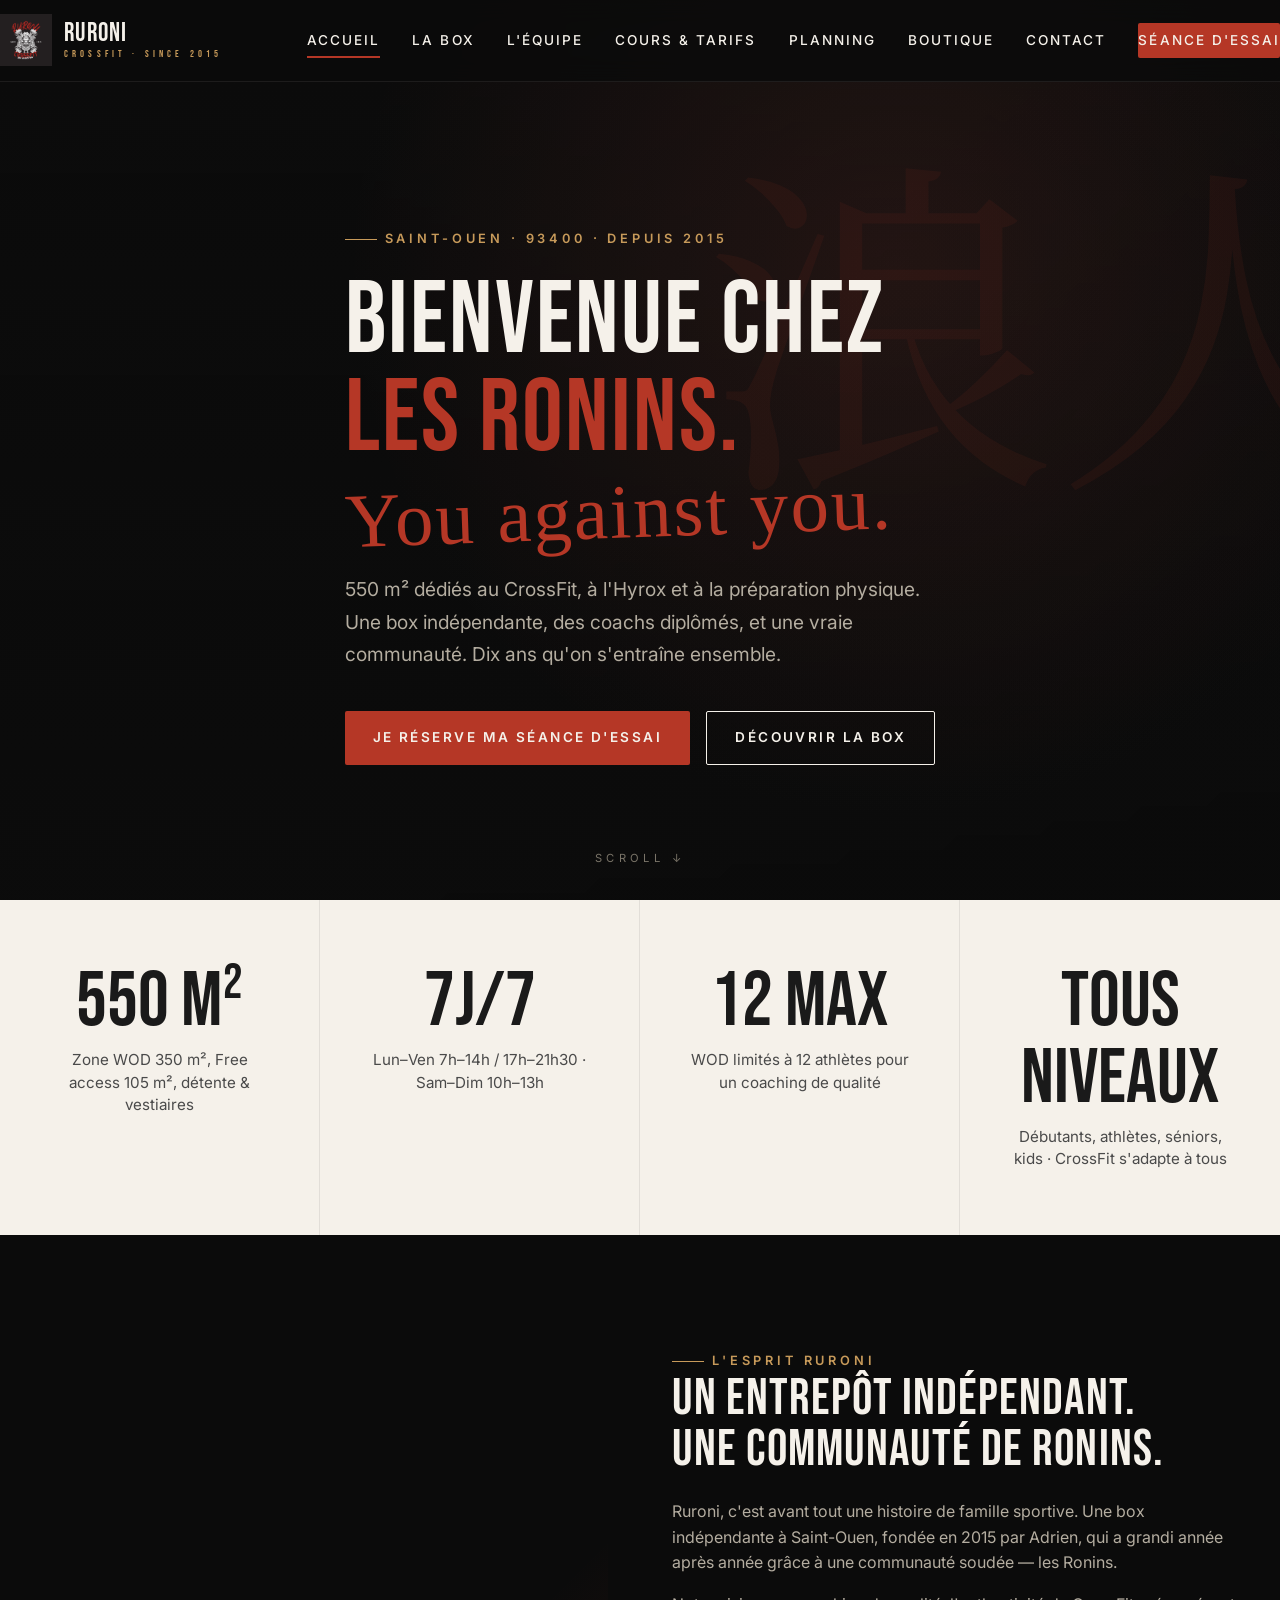
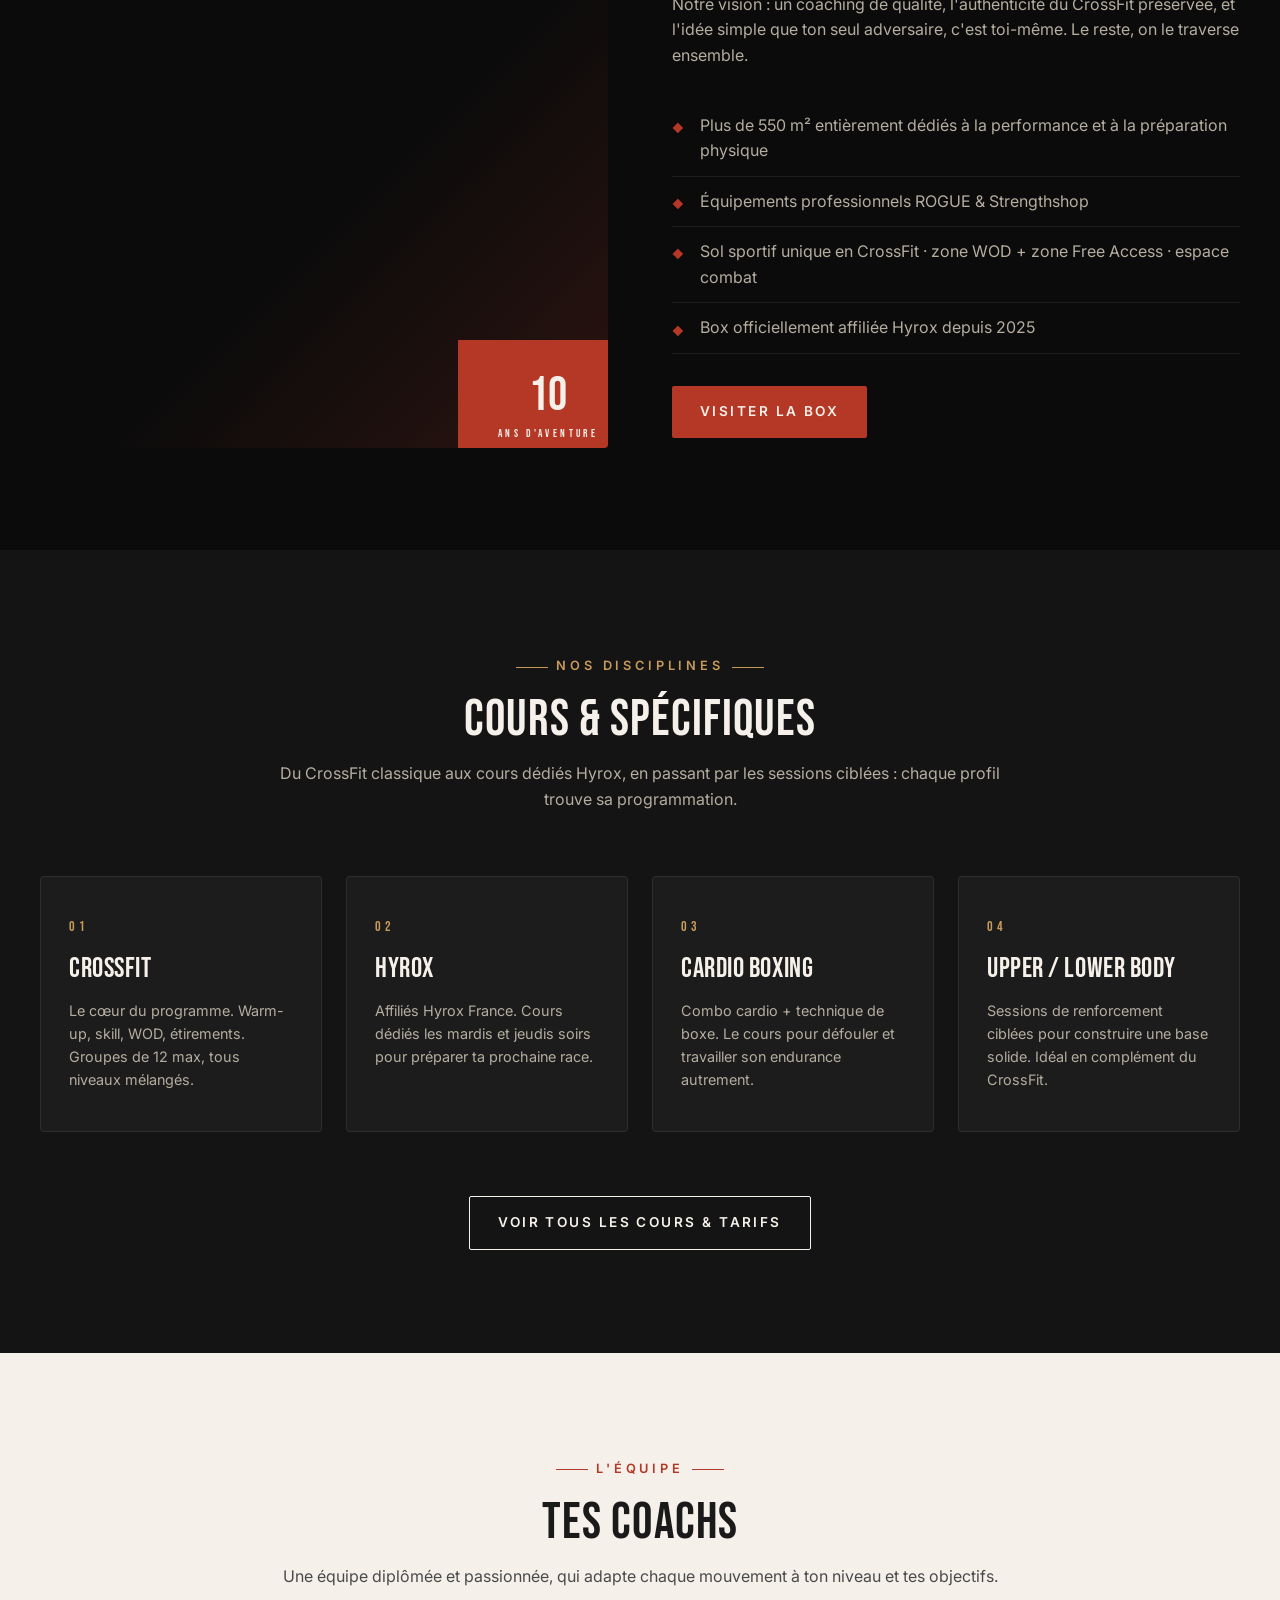
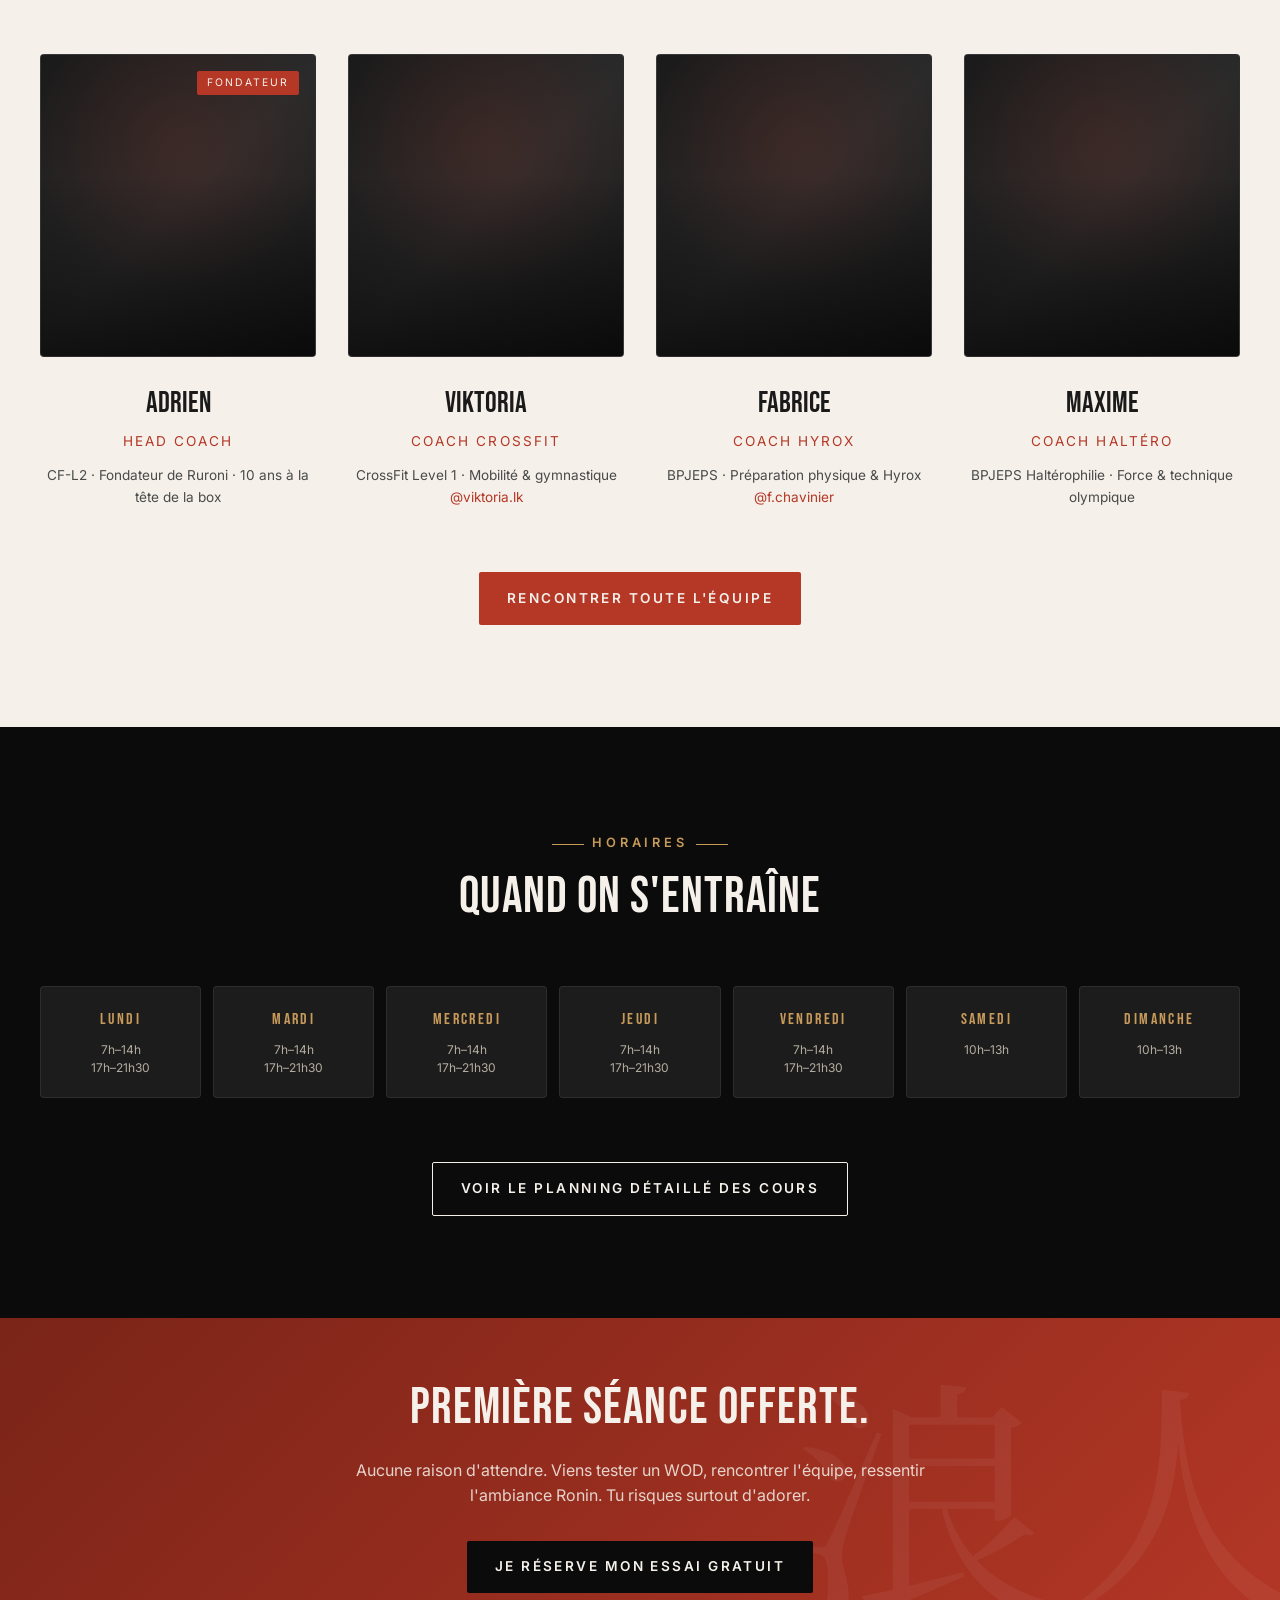
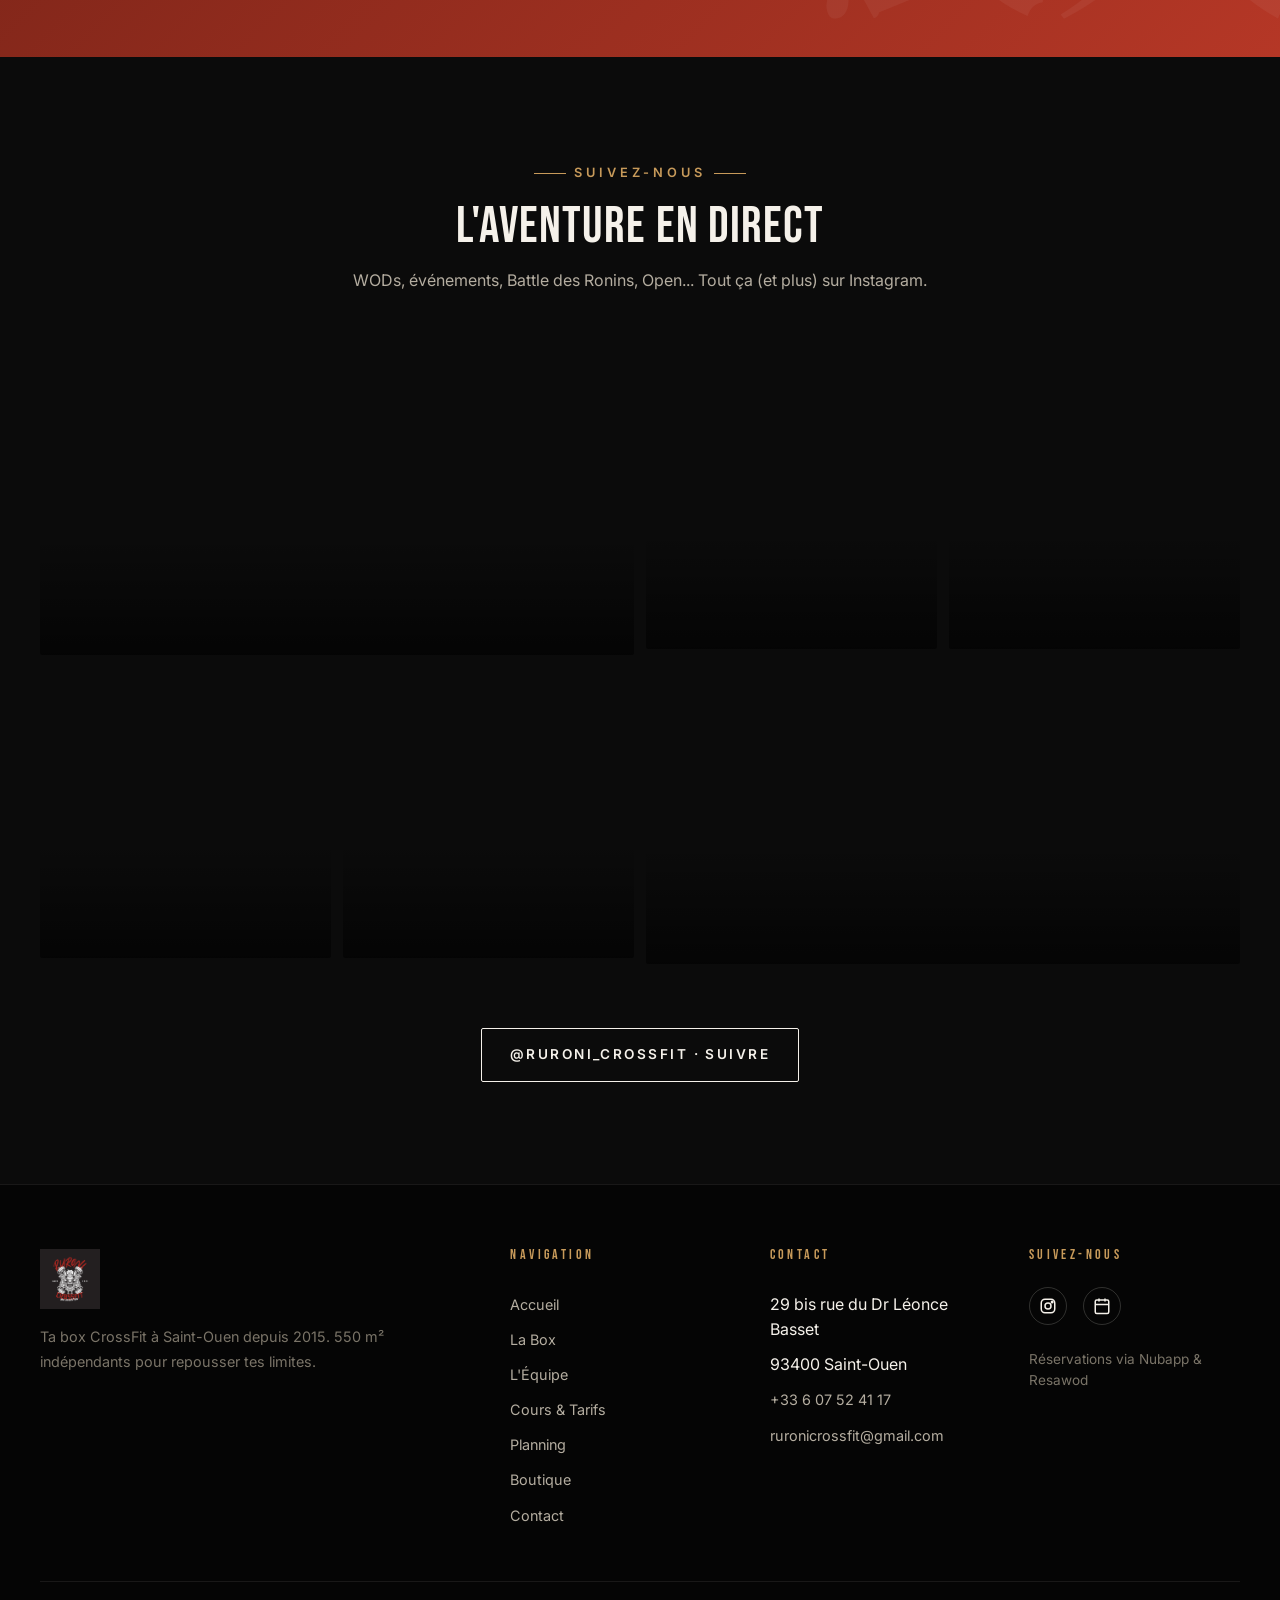
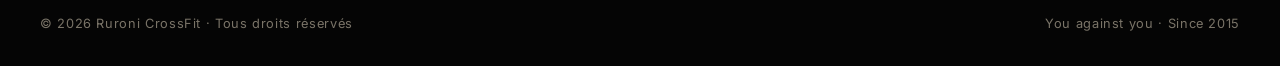
<file: index.html>
<!DOCTYPE html>
<html lang="fr">
<head>
  <meta charset="UTF-8" />
  <meta name="viewport" content="width=device-width, initial-scale=1.0" />
  <title>Ruroni CrossFit — La box des Ronins à Saint-Ouen</title>
  <meta name="description" content="Ruroni CrossFit, votre box indépendante de 550 m² à Saint-Ouen depuis 2015. CrossFit, Hyrox, préparation physique. Première séance offerte." />
  <link rel="icon" type="image/png" href="images/logo-mono.png" />
  <link rel="preconnect" href="https://fonts.googleapis.com" />
  <link rel="preconnect" href="https://fonts.gstatic.com" crossorigin />
  <link href="https://fonts.googleapis.com/css2?family=Bebas+Neue&family=Inter:wght@400;500;600;700&family=Noto+Serif+JP:wght@400;700&family=Permanent+Marker&display=swap" rel="stylesheet" />
  <link rel="stylesheet" href="css/style.css" />
</head>
<body>

<!-- ====== HEADER ====== -->
<header class="header">
  <div class="container header__inner">
    <a href="index.html" class="header__logo">
      <img src="images/logo-mono.png" alt="Ruroni CrossFit" />
      <span class="header__brand">RURONI<span>CROSSFIT · SINCE 2015</span></span>
    </a>
    <nav class="nav">
      <a href="index.html" class="active">Accueil</a>
      <a href="la-box.html">La Box</a>
      <a href="coachs.html">L'Équipe</a>
      <a href="cours-tarifs.html">Cours & Tarifs</a>
      <a href="planning.html">Planning</a>
      <a href="boutique.html">Boutique</a>
      <a href="contact.html">Contact</a>
      <a href="#" data-trigger="trial-modal" class="btn">Séance d'essai</a>
    </nav>
    <button class="menu-toggle" aria-label="Menu"><span></span><span></span><span></span></button>
  </div>
</header>

<!-- ====== HERO ====== -->
<section class="hero">
  <div class="hero__bg"></div>
  <span class="hero__kanji">浪人</span>
  <div class="container hero__content">
    <span class="eyebrow hero__eyebrow">Saint-Ouen · 93400 · Depuis 2015</span>
    <h1 class="hero__title">
      Bienvenue chez<br />
      <span class="accent">les Ronins.</span>
      <span class="brush">You against you.</span>
    </h1>
    <p class="hero__sub">
      550 m² dédiés au CrossFit, à l'Hyrox et à la préparation physique. Une box indépendante, des coachs diplômés, et une vraie communauté. Dix ans qu'on s'entraîne ensemble.
    </p>
    <div class="hero__ctas">
      <a href="#" data-trigger="trial-modal" class="btn">Je réserve ma séance d'essai</a>
      <a href="la-box.html" class="btn btn--outline">Découvrir la box</a>
    </div>
  </div>
  <span class="hero__scroll">Scroll ↓</span>
</section>

<!-- ====== STATS ====== -->
<section class="stats">
  <div class="stats__grid">
    <div class="stat">
      <div class="stat__img" style="background-image:url('https://images.unsplash.com/photo-1571019613454-1cb2f99b2d8b?auto=format&fit=crop&w=900&q=70')"></div>
      <div class="stat__inner">
        <div class="stat__number">550 m²</div>
        <div class="stat__label">Zone WOD 350 m², Free access 105 m², détente & vestiaires</div>
      </div>
    </div>
    <div class="stat">
      <div class="stat__img" style="background-image:url('https://images.unsplash.com/photo-1534438327276-14e5300c3a48?auto=format&fit=crop&w=900&q=70')"></div>
      <div class="stat__inner">
        <div class="stat__number">7j/7</div>
        <div class="stat__label">Lun–Ven 7h–14h / 17h–21h30 · Sam–Dim 10h–13h</div>
      </div>
    </div>
    <div class="stat">
      <div class="stat__img" style="background-image:url('https://images.unsplash.com/photo-1517836357463-d25dfeac3438?auto=format&fit=crop&w=900&q=70')"></div>
      <div class="stat__inner">
        <div class="stat__number">12 max</div>
        <div class="stat__label">WOD limités à 12 athlètes pour un coaching de qualité</div>
      </div>
    </div>
    <div class="stat">
      <div class="stat__img" style="background-image:url('https://images.unsplash.com/photo-1538805060514-97d9cc17730c?auto=format&fit=crop&w=900&q=70')"></div>
      <div class="stat__inner">
        <div class="stat__number">Tous niveaux</div>
        <div class="stat__label">Débutants, athlètes, séniors, kids · CrossFit s'adapte à tous</div>
      </div>
    </div>
  </div>
</section>

<!-- ====== ABOUT SPLIT ====== -->
<section class="section">
  <div class="container split reveal">
    <div class="split__media" style="background-image:url('https://images.unsplash.com/photo-1574680096145-d05b474e2155?auto=format&fit=crop&w=1200&q=75')">
      <div class="split__badge">
        <span class="num">10</span>
        <span class="lbl">ANS D'AVENTURE</span>
      </div>
    </div>
    <div class="split__content">
      <span class="eyebrow">L'esprit Ruroni</span>
      <h2>Un entrepôt indépendant.<br/>Une communauté de Ronins.</h2>
      <p>
        Ruroni, c'est avant tout une histoire de famille sportive. Une box indépendante à Saint-Ouen, fondée en 2015 par Adrien, qui a grandi année après année grâce à une communauté soudée — les Ronins.
      </p>
      <p>
        Notre vision : un coaching de qualité, l'authenticité du CrossFit préservée, et l'idée simple que ton seul adversaire, c'est toi-même. Le reste, on le traverse ensemble.
      </p>
      <ul class="split__list">
        <li>Plus de 550 m² entièrement dédiés à la performance et à la préparation physique</li>
        <li>Équipements professionnels ROGUE & Strengthshop</li>
        <li>Sol sportif unique en CrossFit · zone WOD + zone Free Access · espace combat</li>
        <li>Box officiellement affiliée Hyrox depuis 2025</li>
      </ul>
      <a href="la-box.html" class="btn mt-2" style="margin-top:2rem;">Visiter la box</a>
    </div>
  </div>
</section>

<!-- ====== PROGRAMS ====== -->
<section class="section" style="background:var(--bg-mid);">
  <div class="container">
    <div class="section-head reveal">
      <span class="eyebrow">Nos disciplines</span>
      <h2>Cours & spécifiques</h2>
      <p>Du CrossFit classique aux cours dédiés Hyrox, en passant par les sessions ciblées : chaque profil trouve sa programmation.</p>
    </div>
    <div class="programs reveal">
      <div class="program">
        <span class="program__num">01</span>
        <h3 class="program__title">CrossFit</h3>
        <p class="program__desc">Le cœur du programme. Warm-up, skill, WOD, étirements. Groupes de 12 max, tous niveaux mélangés.</p>
      </div>
      <div class="program">
        <span class="program__num">02</span>
        <h3 class="program__title">Hyrox</h3>
        <p class="program__desc">Affiliés Hyrox France. Cours dédiés les mardis et jeudis soirs pour préparer ta prochaine race.</p>
      </div>
      <div class="program">
        <span class="program__num">03</span>
        <h3 class="program__title">Cardio Boxing</h3>
        <p class="program__desc">Combo cardio + technique de boxe. Le cours pour défouler et travailler son endurance autrement.</p>
      </div>
      <div class="program">
        <span class="program__num">04</span>
        <h3 class="program__title">Upper / Lower Body</h3>
        <p class="program__desc">Sessions de renforcement ciblées pour construire une base solide. Idéal en complément du CrossFit.</p>
      </div>
    </div>
    <div class="text-center mt-4">
      <a href="cours-tarifs.html" class="btn btn--outline">Voir tous les cours & tarifs</a>
    </div>
  </div>
</section>

<!-- ====== COACHES PREVIEW ====== -->
<section class="section section--cream">
  <div class="container">
    <div class="section-head reveal">
      <span class="eyebrow">L'Équipe</span>
      <h2>Tes coachs</h2>
      <p>Une équipe diplômée et passionnée, qui adapte chaque mouvement à ton niveau et tes objectifs.</p>
    </div>
    <div class="coaches reveal">
      <div class="coach">
        <div class="coach__portrait">
          <div class="coach__img" style="background-image:url('https://images.unsplash.com/photo-1583454110551-21f2fa2afe61?auto=format&fit=crop&w=500&q=80')"></div>
          <span class="coach__badge">Fondateur</span>
        </div>
        <div class="coach__name">Adrien</div>
        <div class="coach__role">Head Coach</div>
        <div class="coach__creds" style="color:#4a4a4a;">CF-L2 · Fondateur de Ruroni · 10 ans à la tête de la box</div>
      </div>
      <div class="coach">
        <div class="coach__portrait">
          <div class="coach__img" style="background-image:url('https://images.unsplash.com/photo-1518611012118-696072aa579a?auto=format&fit=crop&w=500&q=80')"></div>
        </div>
        <div class="coach__name">Viktoria</div>
        <div class="coach__role">Coach CrossFit</div>
        <div class="coach__creds" style="color:#4a4a4a;">CrossFit Level 1 · Mobilité & gymnastique<br/><a href="https://www.instagram.com/viktoria.lk/" target="_blank" style="color:var(--red);">@viktoria.lk</a></div>
      </div>
      <div class="coach">
        <div class="coach__portrait">
          <div class="coach__img" style="background-image:url('https://images.unsplash.com/photo-1567013127542-490d757e51fc?auto=format&fit=crop&w=500&q=80')"></div>
        </div>
        <div class="coach__name">Fabrice</div>
        <div class="coach__role">Coach Hyrox</div>
        <div class="coach__creds" style="color:#4a4a4a;">BPJEPS · Préparation physique & Hyrox<br/><a href="https://www.instagram.com/f.chavinier/" target="_blank" style="color:var(--red);">@f.chavinier</a></div>
      </div>
      <div class="coach">
        <div class="coach__portrait">
          <div class="coach__img" style="background-image:url('https://images.unsplash.com/photo-1605296867424-35fc25c9212a?auto=format&fit=crop&w=500&q=80')"></div>
        </div>
        <div class="coach__name">Maxime</div>
        <div class="coach__role">Coach Haltéro</div>
        <div class="coach__creds" style="color:#4a4a4a;">BPJEPS Haltérophilie · Force & technique olympique</div>
      </div>
    </div>
    <div class="text-center mt-4">
      <a href="coachs.html" class="btn">Rencontrer toute l'équipe</a>
    </div>
  </div>
</section>

<!-- ====== HOURS ====== -->
<section class="section">
  <div class="container">
    <div class="section-head reveal">
      <span class="eyebrow">Horaires</span>
      <h2>Quand on s'entraîne</h2>
    </div>
    <div class="hours-grid reveal">
      <div class="day"><div class="day__name">Lundi</div><div class="day__hours">7h–14h<br/>17h–21h30</div></div>
      <div class="day"><div class="day__name">Mardi</div><div class="day__hours">7h–14h<br/>17h–21h30</div></div>
      <div class="day"><div class="day__name">Mercredi</div><div class="day__hours">7h–14h<br/>17h–21h30</div></div>
      <div class="day"><div class="day__name">Jeudi</div><div class="day__hours">7h–14h<br/>17h–21h30</div></div>
      <div class="day"><div class="day__name">Vendredi</div><div class="day__hours">7h–14h<br/>17h–21h30</div></div>
      <div class="day"><div class="day__name">Samedi</div><div class="day__hours">10h–13h</div></div>
      <div class="day"><div class="day__name">Dimanche</div><div class="day__hours">10h–13h</div></div>
    </div>
    <div class="text-center mt-4">
      <a href="planning.html" class="btn btn--outline">Voir le planning détaillé des cours</a>
    </div>
  </div>
</section>

<!-- ====== CTA BANNER ====== -->
<section class="cta-banner">
  <div class="container">
    <h2>Première séance offerte.</h2>
    <p>Aucune raison d'attendre. Viens tester un WOD, rencontrer l'équipe, ressentir l'ambiance Ronin. Tu risques surtout d'adorer.</p>
    <a href="#" data-trigger="trial-modal" class="btn">Je réserve mon essai gratuit</a>
  </div>
</section>

<!-- ====== INSTAGRAM TEASER ====== -->
<section class="section">
  <div class="container">
    <div class="section-head reveal">
      <span class="eyebrow">Suivez-nous</span>
      <h2>L'aventure en direct</h2>
      <p>WODs, événements, Battle des Ronins, Open... Tout ça (et plus) sur Instagram.</p>
    </div>
    <div class="gallery reveal">
      <a class="gallery__item gallery__item--wide" href="https://www.instagram.com/ruroni_crossfit/" target="_blank" rel="noopener" style="background-image:url('https://images.unsplash.com/photo-1571902943202-507ec2618e8f?auto=format&fit=crop&w=1200&q=75')"></a>
      <a class="gallery__item" href="https://www.instagram.com/ruroni_crossfit/" target="_blank" rel="noopener" style="background-image:url('https://images.unsplash.com/photo-1599058917212-d750089bc07e?auto=format&fit=crop&w=600&q=75')"></a>
      <a class="gallery__item" href="https://www.instagram.com/ruroni_crossfit/" target="_blank" rel="noopener" style="background-image:url('https://images.unsplash.com/photo-1581009146145-b5ef050c2e1e?auto=format&fit=crop&w=600&q=75')"></a>
      <a class="gallery__item" href="https://www.instagram.com/ruroni_crossfit/" target="_blank" rel="noopener" style="background-image:url('https://images.unsplash.com/photo-1554344728-77cf90d9ed26?auto=format&fit=crop&w=600&q=75')"></a>
      <a class="gallery__item" href="https://www.instagram.com/ruroni_crossfit/" target="_blank" rel="noopener" style="background-image:url('https://images.unsplash.com/photo-1517344884509-a0c97ec11bcc?auto=format&fit=crop&w=600&q=75')"></a>
      <a class="gallery__item gallery__item--wide" href="https://www.instagram.com/ruroni_crossfit/" target="_blank" rel="noopener" style="background-image:url('https://images.unsplash.com/photo-1546483875-ad9014c88eba?auto=format&fit=crop&w=1200&q=75')"></a>
    </div>
    <div class="text-center mt-4">
      <a href="https://www.instagram.com/ruroni_crossfit/" target="_blank" rel="noopener" class="btn btn--outline">@ruroni_crossfit · Suivre</a>
    </div>
  </div>
</section>

<!-- ====== FOOTER ====== -->
<footer class="footer">
  <div class="container">
    <div class="footer__grid">
      <div class="footer__brand">
        <img src="images/logo-mono.png" alt="Ruroni CrossFit" />
        <p>Ta box CrossFit à Saint-Ouen depuis 2015. 550 m² indépendants pour repousser tes limites.</p>
      </div>
      <div class="footer__col">
        <h4>NAVIGATION</h4>
        <ul>
          <li><a href="index.html">Accueil</a></li>
          <li><a href="la-box.html">La Box</a></li>
          <li><a href="coachs.html">L'Équipe</a></li>
          <li><a href="cours-tarifs.html">Cours & Tarifs</a></li>
          <li><a href="planning.html">Planning</a></li>
          <li><a href="boutique.html\">Boutique</a></li>
          <li><a href="contact.html">Contact</a></li>
        </ul>
      </div>
      <div class="footer__col">
        <h4>CONTACT</h4>
        <ul>
          <li>29 bis rue du Dr Léonce Basset</li>
          <li>93400 Saint-Ouen</li>
          <li><a href="tel:+33607524117">+33 6 07 52 41 17</a></li>
          <li><a href="mailto:ruronicrossfit@gmail.com">ruronicrossfit@gmail.com</a></li>
        </ul>
      </div>
      <div class="footer__col">
        <h4>SUIVEZ-NOUS</h4>
        <div class="footer__social">
          <a href="https://www.instagram.com/ruroni_crossfit/" target="_blank" aria-label="Instagram">
            <svg width="18" height="18" viewBox="0 0 24 24" fill="none" stroke="currentColor" stroke-width="2"><rect x="3" y="3" width="18" height="18" rx="5"/><circle cx="12" cy="12" r="4"/><circle cx="17.5" cy="6.5" r="1" fill="currentColor"/></svg>
          </a>
          <a href="#" data-trigger="trial-modal" aria-label="Réserver">
            <svg width="18" height="18" viewBox="0 0 24 24" fill="none" stroke="currentColor" stroke-width="2"><rect x="3" y="4" width="18" height="18" rx="2"/><line x1="16" y1="2" x2="16" y2="6"/><line x1="8" y1="2" x2="8" y2="6"/><line x1="3" y1="10" x2="21" y2="10"/></svg>
          </a>
        </div>
        <p style="margin-top:1.5rem; color:var(--text-mute); font-size:0.85rem;">Réservations via Nubapp & Resawod</p>
      </div>
    </div>
    <div class="footer__bottom">
      <div>© 2026 Ruroni CrossFit · Tous droits réservés</div>
      <div>You against you · Since 2015</div>
    </div>
  </div>
</footer>

<script src="js/config.js"></script>
<script src="js/main.js"></script>
</body>
</html>
</file>
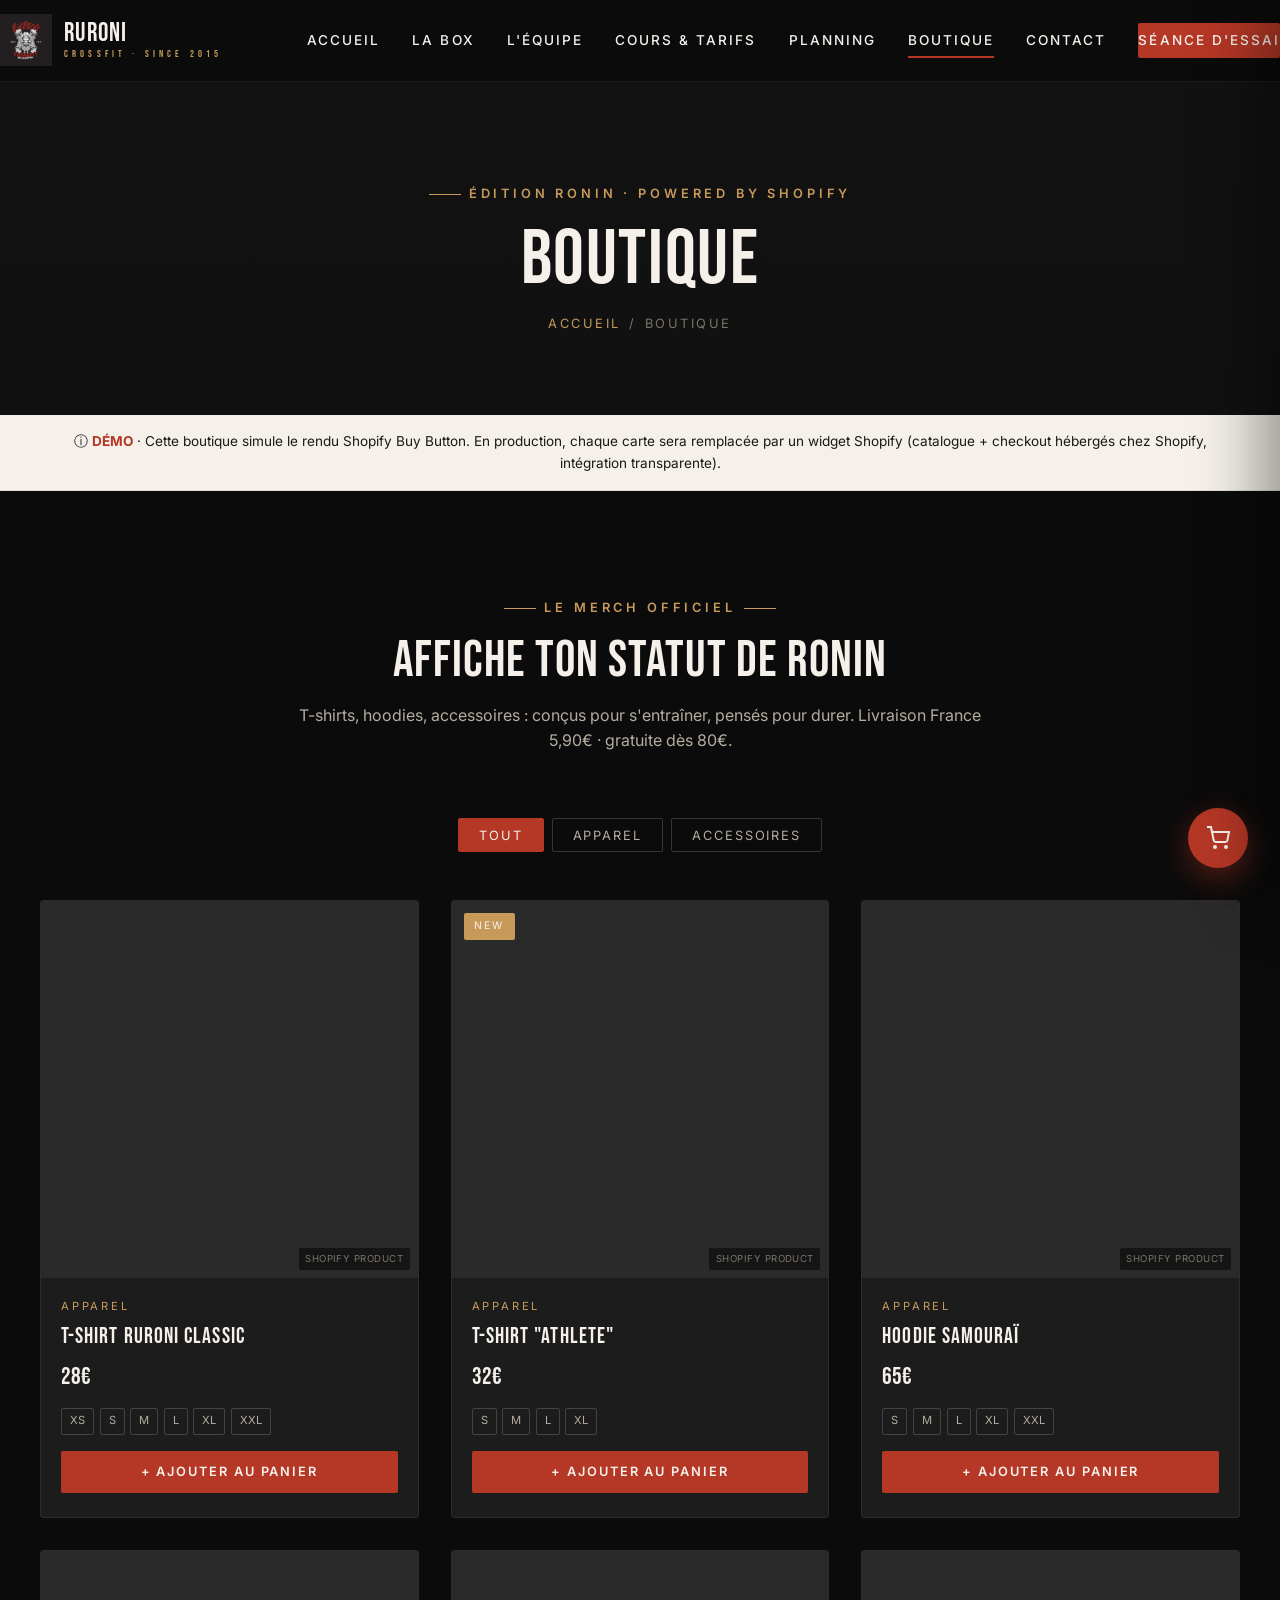
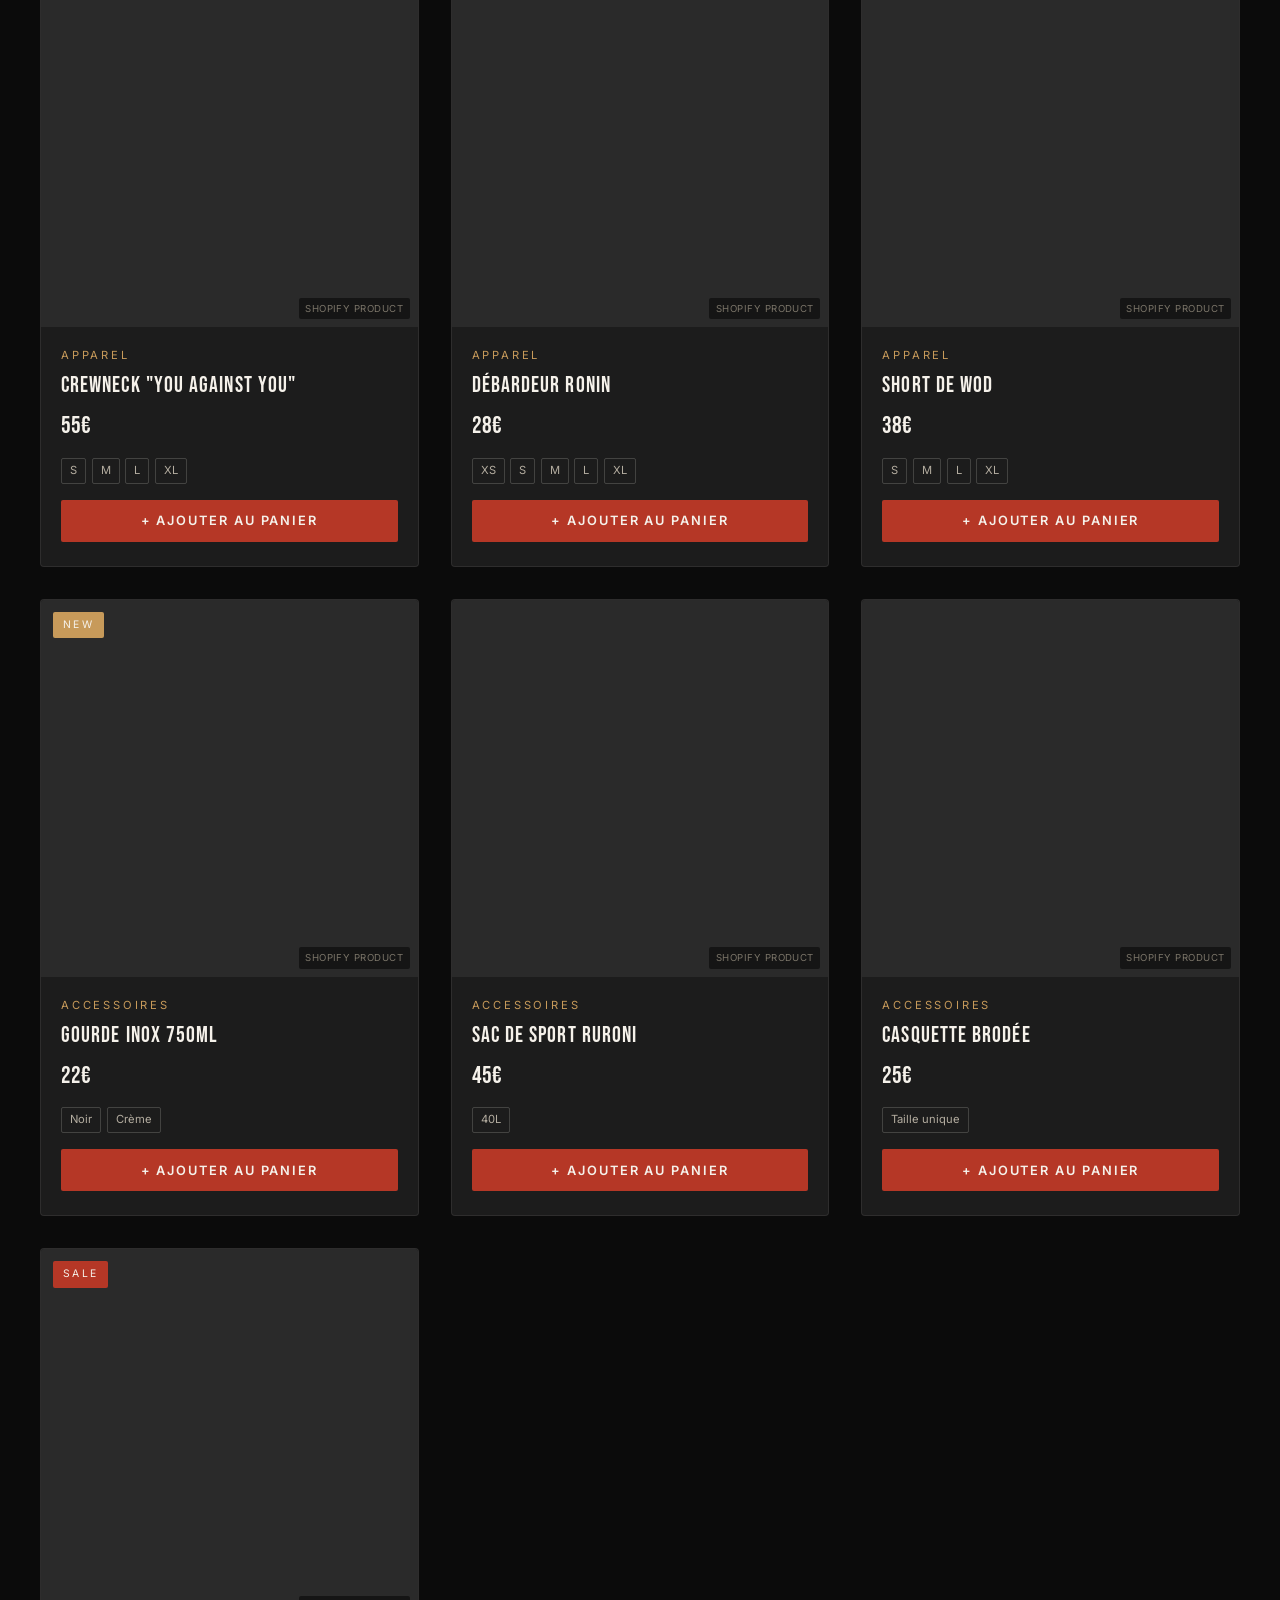
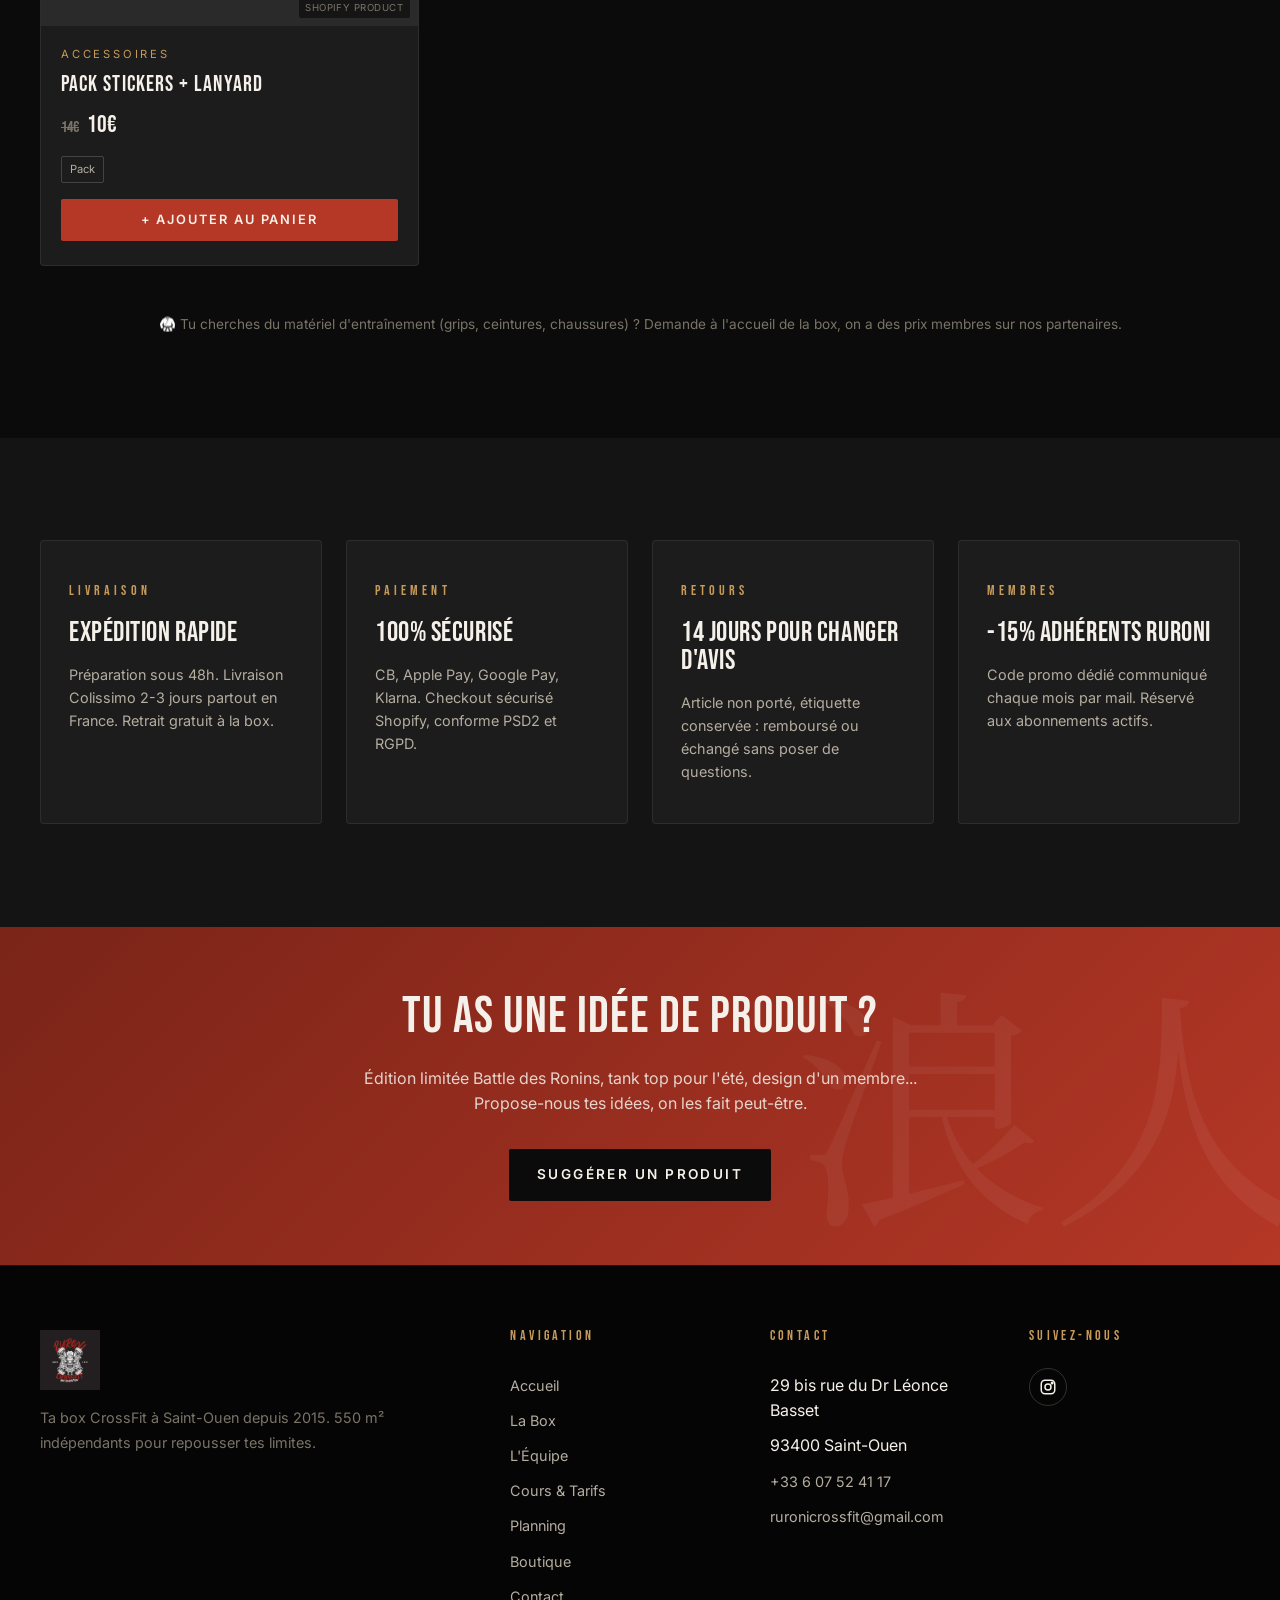
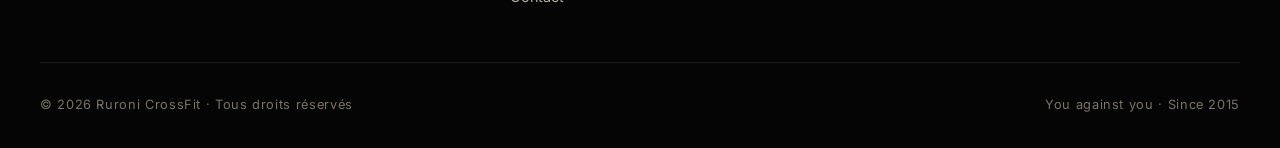
<file: boutique.html>
<!DOCTYPE html>
<html lang="fr">
<head>
  <meta charset="UTF-8" />
  <meta name="viewport" content="width=device-width, initial-scale=1.0" />
  <title>Boutique — Ruroni CrossFit</title>
  <meta name="description" content="Le merch officiel de Ruroni CrossFit : t-shirts, hoodies, accessoires. Édition Ronin." />
  <link rel="icon" type="image/png" href="images/logo-mono.png" />
  <link rel="preconnect" href="https://fonts.googleapis.com" />
  <link rel="preconnect" href="https://fonts.gstatic.com" crossorigin />
  <link href="https://fonts.googleapis.com/css2?family=Bebas+Neue&family=Inter:wght@400;500;600;700&family=Noto+Serif+JP:wght@400;700&family=Permanent+Marker&display=swap" rel="stylesheet" />
  <link rel="stylesheet" href="css/style.css" />
</head>
<body>

<header class="header">
  <div class="container header__inner">
    <a href="index.html" class="header__logo">
      <img src="images/logo-mono.png" alt="Ruroni CrossFit" />
      <span class="header__brand">RURONI<span>CROSSFIT · SINCE 2015</span></span>
    </a>
    <nav class="nav">
      <a href="index.html">Accueil</a>
      <a href="la-box.html">La Box</a>
      <a href="coachs.html">L'Équipe</a>
      <a href="cours-tarifs.html">Cours & Tarifs</a>
      <a href="planning.html">Planning</a>
      <a href="boutique.html" class="active">Boutique</a>
      <a href="contact.html">Contact</a>
      <a href="#" data-trigger="trial-modal" class="btn">Séance d'essai</a>
    </nav>
    <button class="menu-toggle" aria-label="Menu"><span></span><span></span><span></span></button>
  </div>
</header>

<section class="page-title">
  <div class="container page-title__content">
    <span class="eyebrow">Édition Ronin · Powered by Shopify</span>
    <h1 style="margin-top:1rem;">Boutique</h1>
    <div class="breadcrumb"><a href="index.html">Accueil</a><span>/</span>Boutique</div>
  </div>
</section>

<!-- Bandeau démo -->
<div class="shop-intro">
  <div class="container">
    ⓘ <strong>DÉMO</strong> · Cette boutique simule le rendu Shopify Buy Button. En production, chaque carte sera remplacée par un widget Shopify (catalogue + checkout hébergés chez Shopify, intégration transparente).
  </div>
</div>

<section class="section">
  <div class="container">
    <div class="section-head reveal">
      <span class="eyebrow">Le merch officiel</span>
      <h2>Affiche ton statut de Ronin</h2>
      <p>T-shirts, hoodies, accessoires : conçus pour s'entraîner, pensés pour durer. Livraison France 5,90€ · gratuite dès 80€.</p>
    </div>

    <div class="shop-filter" id="shop-filter"></div>

    <div class="products" id="shop-products"></div>

    <p class="text-center" style="margin-top:3rem; color:var(--text-mute); font-size:0.85rem;">
      🥋 Tu cherches du matériel d'entraînement (grips, ceintures, chaussures) ? Demande à l'accueil de la box, on a des prix membres sur nos partenaires.
    </p>
  </div>
</section>

<!-- Avantages -->
<section class="section" style="background:var(--bg-mid);">
  <div class="container">
    <div class="programs">
      <div class="program">
        <span class="program__num">LIVRAISON</span>
        <h3 class="program__title">Expédition rapide</h3>
        <p class="program__desc">Préparation sous 48h. Livraison Colissimo 2-3 jours partout en France. Retrait gratuit à la box.</p>
      </div>
      <div class="program">
        <span class="program__num">PAIEMENT</span>
        <h3 class="program__title">100% sécurisé</h3>
        <p class="program__desc">CB, Apple Pay, Google Pay, Klarna. Checkout sécurisé Shopify, conforme PSD2 et RGPD.</p>
      </div>
      <div class="program">
        <span class="program__num">RETOURS</span>
        <h3 class="program__title">14 jours pour changer d'avis</h3>
        <p class="program__desc">Article non porté, étiquette conservée : remboursé ou échangé sans poser de questions.</p>
      </div>
      <div class="program">
        <span class="program__num">MEMBRES</span>
        <h3 class="program__title">-15% adhérents Ruroni</h3>
        <p class="program__desc">Code promo dédié communiqué chaque mois par mail. Réservé aux abonnements actifs.</p>
      </div>
    </div>
  </div>
</section>

<section class="cta-banner">
  <div class="container">
    <h2>Tu as une idée de produit ?</h2>
    <p>Édition limitée Battle des Ronins, tank top pour l'été, design d'un membre... Propose-nous tes idées, on les fait peut-être.</p>
    <a href="contact.html" class="btn">Suggérer un produit</a>
  </div>
</section>

<!-- Cart FAB -->
<button id="cart-fab" class="cart-fab" aria-label="Voir le panier">
  <svg viewBox="0 0 24 24" fill="none" stroke="currentColor" stroke-width="2"><circle cx="9" cy="21" r="1"/><circle cx="20" cy="21" r="1"/><path d="M1 1h4l2.7 13.4a2 2 0 0 0 2 1.6h9.7a2 2 0 0 0 2-1.6L23 6H6"/></svg>
  <span class="cart-fab__badge" id="cart-badge">0</span>
</button>

<!-- Cart drawer -->
<div class="cart-backdrop" id="cart-backdrop"></div>
<aside class="cart-drawer" id="cart-drawer" role="dialog" aria-label="Panier">
  <div class="cart-drawer__head">
    <h3>Ton panier</h3>
    <button class="cart-drawer__close" id="cart-close" aria-label="Fermer">×</button>
  </div>
  <div class="cart-drawer__items" id="cart-items"></div>
  <div class="cart-drawer__foot">
    <div class="cart-drawer__row">
      <span>Sous-total</span>
      <span id="cart-subtotal">0€</span>
    </div>
    <div class="cart-drawer__row">
      <span>Livraison</span>
      <span>Calculée au checkout</span>
    </div>
    <div class="cart-drawer__row cart-drawer__row--total">
      <span>Total</span>
      <span id="cart-total">0€</span>
    </div>
    <button id="cart-checkout" class="btn cart-drawer__checkout" disabled>Procéder au paiement</button>
    <p class="cart-drawer__note">🔒 Checkout sécurisé Shopify · CB / Apple Pay / Klarna</p>
  </div>
</aside>

<footer class="footer">
  <div class="container">
    <div class="footer__grid">
      <div class="footer__brand">
        <img src="images/logo-mono.png" alt="Ruroni CrossFit" />
        <p>Ta box CrossFit à Saint-Ouen depuis 2015. 550 m² indépendants pour repousser tes limites.</p>
      </div>
      <div class="footer__col">
        <h4>NAVIGATION</h4>
        <ul>
          <li><a href="index.html">Accueil</a></li>
          <li><a href="la-box.html">La Box</a></li>
          <li><a href="coachs.html">L'Équipe</a></li>
          <li><a href="cours-tarifs.html">Cours & Tarifs</a></li>
          <li><a href="planning.html">Planning</a></li>
          <li><a href="boutique.html">Boutique</a></li>
          <li><a href="contact.html">Contact</a></li>
        </ul>
      </div>
      <div class="footer__col">
        <h4>CONTACT</h4>
        <ul>
          <li>29 bis rue du Dr Léonce Basset</li>
          <li>93400 Saint-Ouen</li>
          <li><a href="tel:+33607524117">+33 6 07 52 41 17</a></li>
          <li><a href="mailto:ruronicrossfit@gmail.com">ruronicrossfit@gmail.com</a></li>
        </ul>
      </div>
      <div class="footer__col">
        <h4>SUIVEZ-NOUS</h4>
        <div class="footer__social">
          <a href="https://www.instagram.com/ruroni_crossfit/" target="_blank" aria-label="Instagram">
            <svg width="18" height="18" viewBox="0 0 24 24" fill="none" stroke="currentColor" stroke-width="2"><rect x="3" y="3" width="18" height="18" rx="5"/><circle cx="12" cy="12" r="4"/><circle cx="17.5" cy="6.5" r="1" fill="currentColor"/></svg>
          </a>
        </div>
      </div>
    </div>
    <div class="footer__bottom">
      <div>© 2026 Ruroni CrossFit · Tous droits réservés</div>
      <div>You against you · Since 2015</div>
    </div>
  </div>
</footer>

<script src="js/config.js"></script>
<script src="js/main.js"></script>
<script src="js/shop.js"></script>
</body>
</html>
</file>
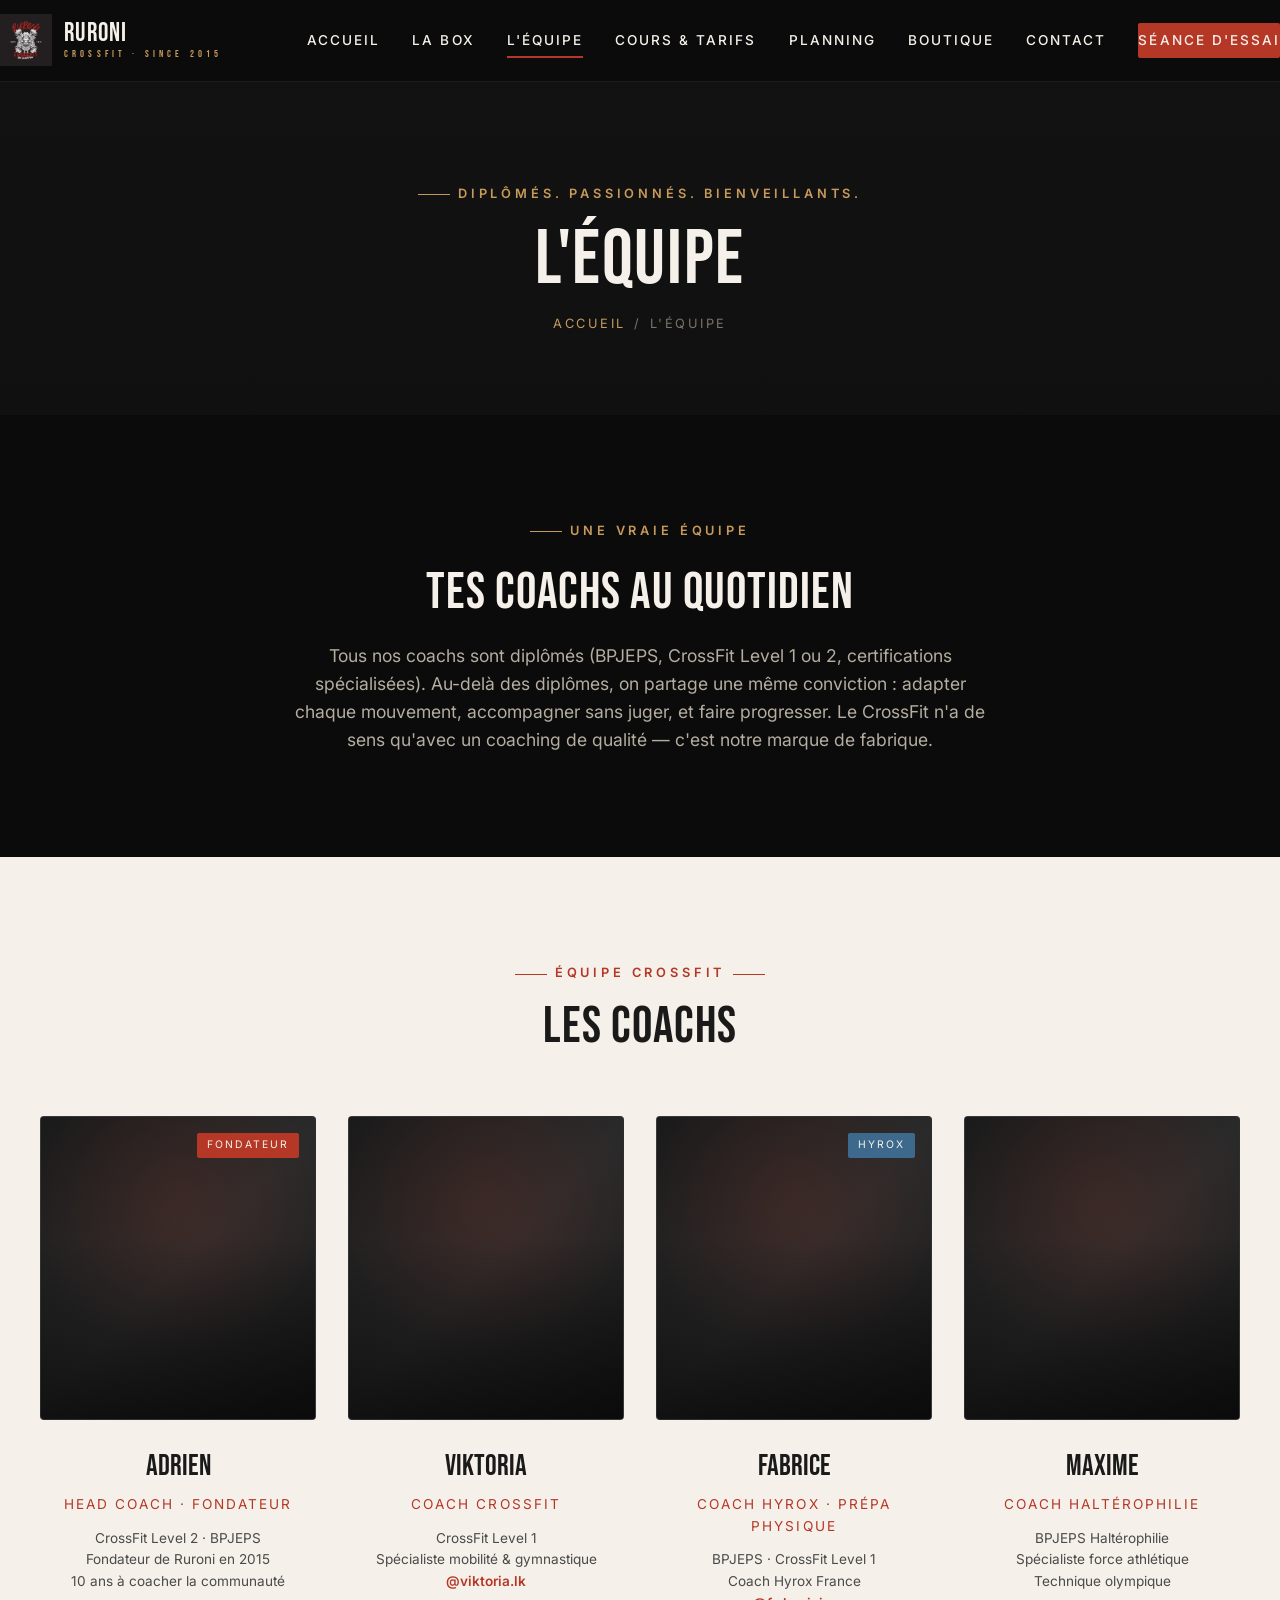
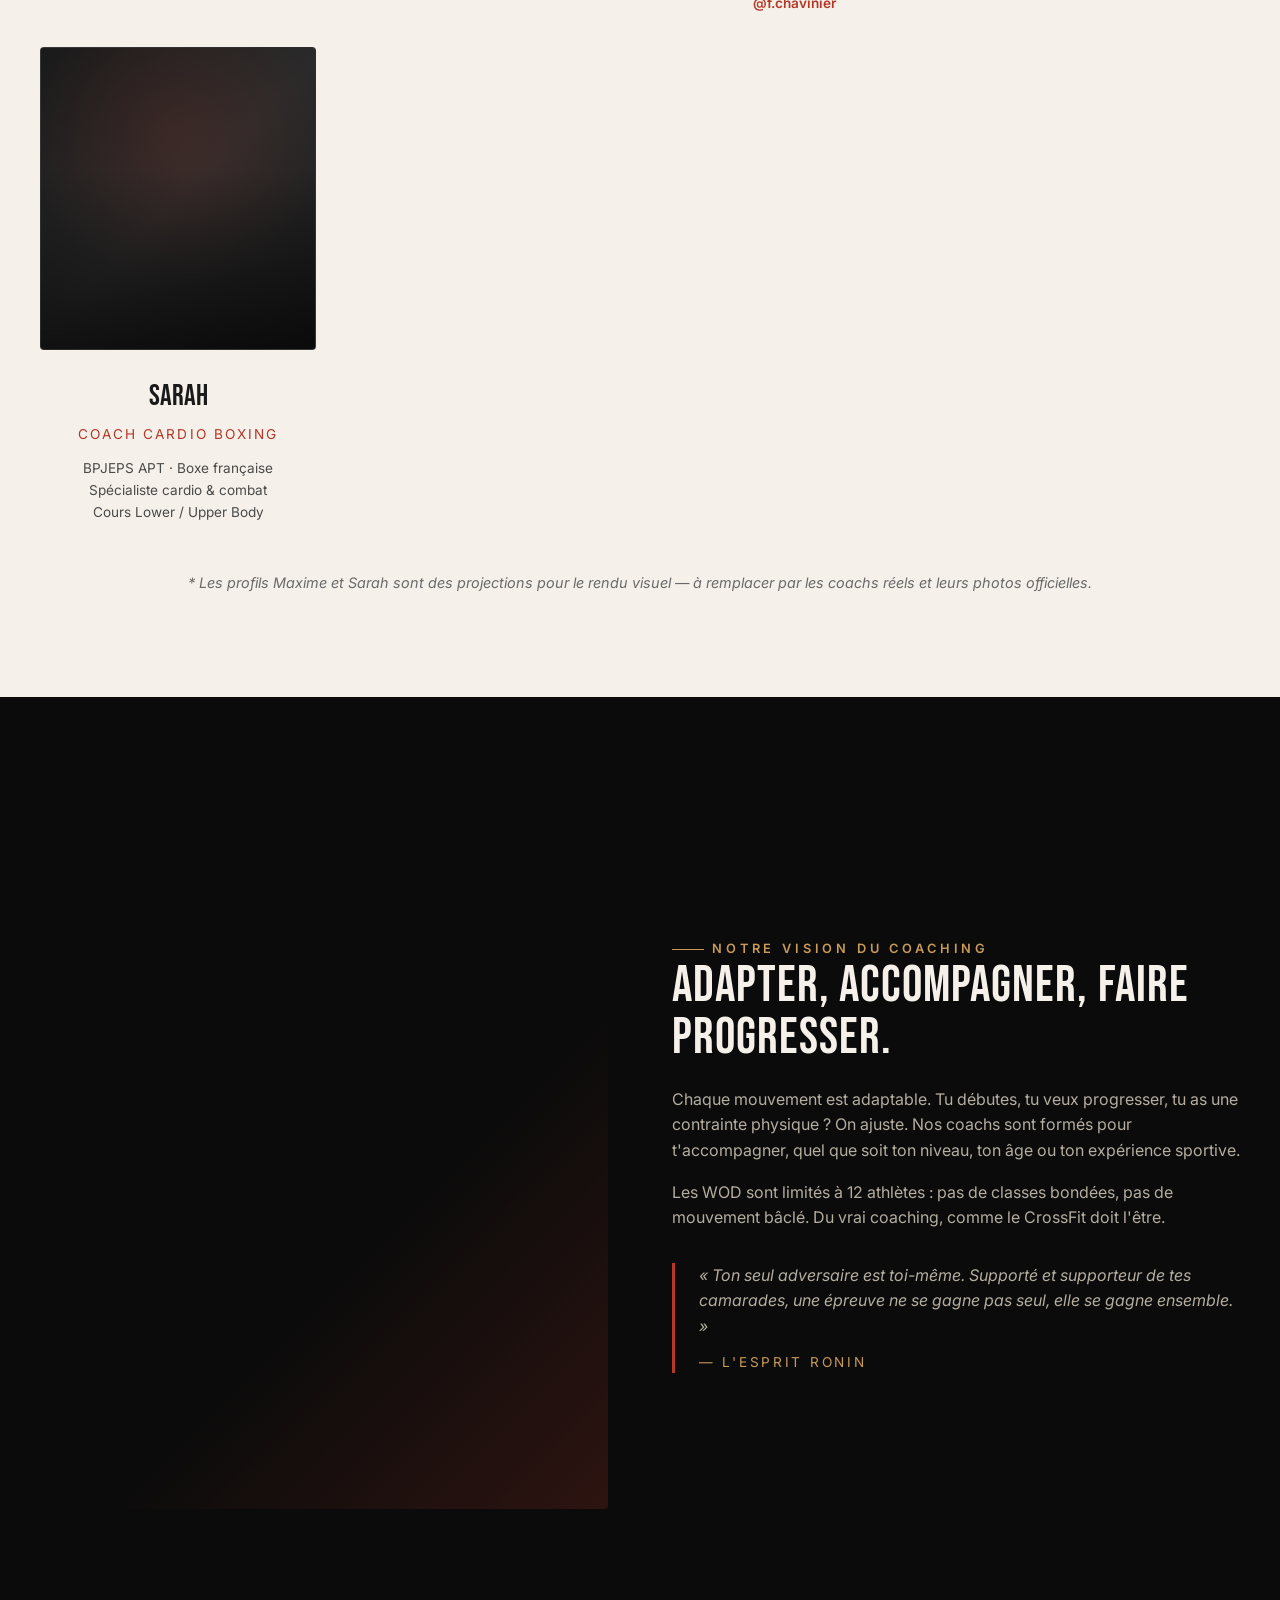
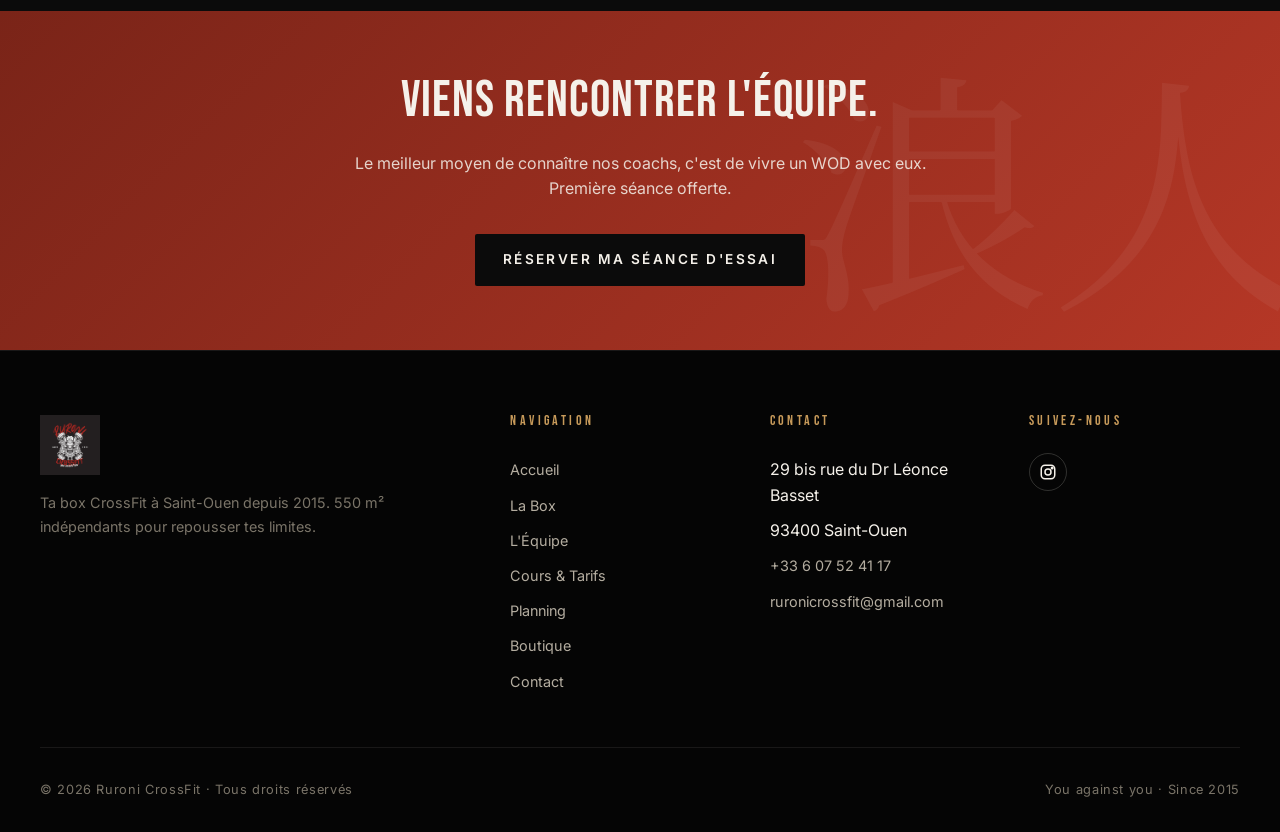
<file: coachs.html>
<!DOCTYPE html>
<html lang="fr">
<head>
  <meta charset="UTF-8" />
  <meta name="viewport" content="width=device-width, initial-scale=1.0" />
  <title>L'Équipe — Ruroni CrossFit Saint-Ouen</title>
  <meta name="description" content="Rencontre les coachs de Ruroni CrossFit. Une équipe diplômée, passionnée et bienveillante pour t'accompagner." />
  <link rel="icon" type="image/png" href="images/logo-mono.png" />
  <link rel="preconnect" href="https://fonts.googleapis.com" />
  <link rel="preconnect" href="https://fonts.gstatic.com" crossorigin />
  <link href="https://fonts.googleapis.com/css2?family=Bebas+Neue&family=Inter:wght@400;500;600;700&family=Noto+Serif+JP:wght@400;700&family=Permanent+Marker&display=swap" rel="stylesheet" />
  <link rel="stylesheet" href="css/style.css" />
</head>
<body>

<header class="header">
  <div class="container header__inner">
    <a href="index.html" class="header__logo">
      <img src="images/logo-mono.png" alt="Ruroni CrossFit" />
      <span class="header__brand">RURONI<span>CROSSFIT · SINCE 2015</span></span>
    </a>
    <nav class="nav">
      <a href="index.html">Accueil</a>
      <a href="la-box.html">La Box</a>
      <a href="coachs.html" class="active">L'Équipe</a>
      <a href="cours-tarifs.html">Cours & Tarifs</a>
      <a href="planning.html">Planning</a>
      <a href="boutique.html">Boutique</a>
      <a href="contact.html">Contact</a>
      <a href="#" data-trigger="trial-modal" class="btn">Séance d'essai</a>
    </nav>
    <button class="menu-toggle" aria-label="Menu"><span></span><span></span><span></span></button>
  </div>
</header>

<section class="page-title">
  <div class="container page-title__content">
    <span class="eyebrow">Diplômés. Passionnés. Bienveillants.</span>
    <h1 style="margin-top:1rem;">L'Équipe</h1>
    <div class="breadcrumb"><a href="index.html">Accueil</a><span>/</span>L'Équipe</div>
  </div>
</section>

<!-- Intro -->
<section class="section">
  <div class="container" style="max-width:780px; text-align:center;">
    <span class="eyebrow">Une vraie équipe</span>
    <h2 style="margin-top:1.5rem; margin-bottom:1.5rem;">Tes coachs au quotidien</h2>
    <p style="color:var(--text-dim); font-size:1.1rem;">
      Tous nos coachs sont diplômés (BPJEPS, CrossFit Level 1 ou 2, certifications spécialisées). Au-delà des diplômes, on partage une même conviction : adapter chaque mouvement, accompagner sans juger, et faire progresser. Le CrossFit n'a de sens qu'avec un coaching de qualité — c'est notre marque de fabrique.
    </p>
  </div>
</section>

<!-- Coachs CrossFit -->
<section class="section section--cream">
  <div class="container">
    <div class="section-head reveal">
      <span class="eyebrow">Équipe CrossFit</span>
      <h2>Les Coachs</h2>
    </div>
    <div class="coaches reveal">

      <div class="coach">
        <div class="coach__portrait">
          <div class="coach__img" style="background-image:url('https://images.unsplash.com/photo-1583454110551-21f2fa2afe61?auto=format&fit=crop&w=600&q=80')"></div>
          <span class="coach__badge">Fondateur</span>
        </div>
        <div class="coach__name">Adrien</div>
        <div class="coach__role">Head Coach · Fondateur</div>
        <div class="coach__creds" style="color:#4a4a4a;">CrossFit Level 2 · BPJEPS<br/>Fondateur de Ruroni en 2015<br/>10 ans à coacher la communauté</div>
      </div>

      <div class="coach">
        <div class="coach__portrait">
          <div class="coach__img" style="background-image:url('https://images.unsplash.com/photo-1518611012118-696072aa579a?auto=format&fit=crop&w=600&q=80')"></div>
        </div>
        <div class="coach__name">Viktoria</div>
        <div class="coach__role">Coach CrossFit</div>
        <div class="coach__creds" style="color:#4a4a4a;">CrossFit Level 1<br/>Spécialiste mobilité & gymnastique<br/><a href="https://www.instagram.com/viktoria.lk/" target="_blank" style="color:var(--red); font-weight:600;">@viktoria.lk</a></div>
      </div>

      <div class="coach">
        <div class="coach__portrait">
          <div class="coach__img" style="background-image:url('https://images.unsplash.com/photo-1567013127542-490d757e51fc?auto=format&fit=crop&w=600&q=80')"></div>
          <span class="coach__badge" style="background:var(--steel);">Hyrox</span>
        </div>
        <div class="coach__name">Fabrice</div>
        <div class="coach__role">Coach Hyrox · Prépa Physique</div>
        <div class="coach__creds" style="color:#4a4a4a;">BPJEPS · CrossFit Level 1<br/>Coach Hyrox France<br/><a href="https://www.instagram.com/f.chavinier/" target="_blank" style="color:var(--red); font-weight:600;">@f.chavinier</a></div>
      </div>

      <div class="coach">
        <div class="coach__portrait">
          <div class="coach__img" style="background-image:url('https://images.unsplash.com/photo-1605296867424-35fc25c9212a?auto=format&fit=crop&w=600&q=80')"></div>
        </div>
        <div class="coach__name">Maxime</div>
        <div class="coach__role">Coach Haltérophilie</div>
        <div class="coach__creds" style="color:#4a4a4a;">BPJEPS Haltérophilie<br/>Spécialiste force athlétique<br/>Technique olympique</div>
      </div>

      <div class="coach">
        <div class="coach__portrait">
          <div class="coach__img" style="background-image:url('https://images.unsplash.com/photo-1609899537878-39db78b80f0e?auto=format&fit=crop&w=600&q=80')"></div>
        </div>
        <div class="coach__name">Sarah</div>
        <div class="coach__role">Coach Cardio Boxing</div>
        <div class="coach__creds" style="color:#4a4a4a;">BPJEPS APT · Boxe française<br/>Spécialiste cardio & combat<br/>Cours Lower / Upper Body</div>
      </div>

    </div>

    <p class="text-center" style="margin-top:3rem; color:#6a6a6a; font-style:italic; font-size:0.9rem;">
      * Les profils Maxime et Sarah sont des projections pour le rendu visuel — à remplacer par les coachs réels et leurs photos officielles.
    </p>
  </div>
</section>

<!-- Vision -->
<section class="section">
  <div class="container split reveal">
    <div class="split__media" style="background-image:url('https://images.unsplash.com/photo-1571902943202-507ec2618e8f?auto=format&fit=crop&w=1200&q=75')"></div>
    <div class="split__content">
      <span class="eyebrow">Notre vision du coaching</span>
      <h2>Adapter, accompagner, faire progresser.</h2>
      <p>
        Chaque mouvement est adaptable. Tu débutes, tu veux progresser, tu as une contrainte physique ? On ajuste. Nos coachs sont formés pour t'accompagner, quel que soit ton niveau, ton âge ou ton expérience sportive.
      </p>
      <p>
        Les WOD sont limités à 12 athlètes : pas de classes bondées, pas de mouvement bâclé. Du vrai coaching, comme le CrossFit doit l'être.
      </p>
      <blockquote style="border-left:3px solid var(--red); padding-left:1.5rem; margin-top:2rem; font-style:italic; color:var(--text-dim);">
        « Ton seul adversaire est toi-même. Supporté et supporteur de tes camarades, une épreuve ne se gagne pas seul, elle se gagne ensemble. »
        <span style="display:block; margin-top:0.75rem; font-style:normal; color:var(--bronze); font-size:0.85rem; letter-spacing:0.2em;">— L'ESPRIT RONIN</span>
      </blockquote>
    </div>
  </div>
</section>

<section class="cta-banner">
  <div class="container">
    <h2>Viens rencontrer l'équipe.</h2>
    <p>Le meilleur moyen de connaître nos coachs, c'est de vivre un WOD avec eux. Première séance offerte.</p>
    <a href="#" data-trigger="trial-modal" class="btn">Réserver ma séance d'essai</a>
  </div>
</section>

<footer class="footer">
  <div class="container">
    <div class="footer__grid">
      <div class="footer__brand">
        <img src="images/logo-mono.png" alt="Ruroni CrossFit" />
        <p>Ta box CrossFit à Saint-Ouen depuis 2015. 550 m² indépendants pour repousser tes limites.</p>
      </div>
      <div class="footer__col">
        <h4>NAVIGATION</h4>
        <ul>
          <li><a href="index.html">Accueil</a></li>
          <li><a href="la-box.html">La Box</a></li>
          <li><a href="coachs.html">L'Équipe</a></li>
          <li><a href="cours-tarifs.html">Cours & Tarifs</a></li>
          <li><a href="planning.html">Planning</a></li>
          <li><a href="boutique.html\">Boutique</a></li>
          <li><a href="contact.html">Contact</a></li>
        </ul>
      </div>
      <div class="footer__col">
        <h4>CONTACT</h4>
        <ul>
          <li>29 bis rue du Dr Léonce Basset</li>
          <li>93400 Saint-Ouen</li>
          <li><a href="tel:+33607524117">+33 6 07 52 41 17</a></li>
          <li><a href="mailto:ruronicrossfit@gmail.com">ruronicrossfit@gmail.com</a></li>
        </ul>
      </div>
      <div class="footer__col">
        <h4>SUIVEZ-NOUS</h4>
        <div class="footer__social">
          <a href="https://www.instagram.com/ruroni_crossfit/" target="_blank" aria-label="Instagram">
            <svg width="18" height="18" viewBox="0 0 24 24" fill="none" stroke="currentColor" stroke-width="2"><rect x="3" y="3" width="18" height="18" rx="5"/><circle cx="12" cy="12" r="4"/><circle cx="17.5" cy="6.5" r="1" fill="currentColor"/></svg>
          </a>
        </div>
      </div>
    </div>
    <div class="footer__bottom">
      <div>© 2026 Ruroni CrossFit · Tous droits réservés</div>
      <div>You against you · Since 2015</div>
    </div>
  </div>
</footer>

<script src="js/config.js"></script>
<script src="js/main.js"></script>
</body>
</html>
</file>
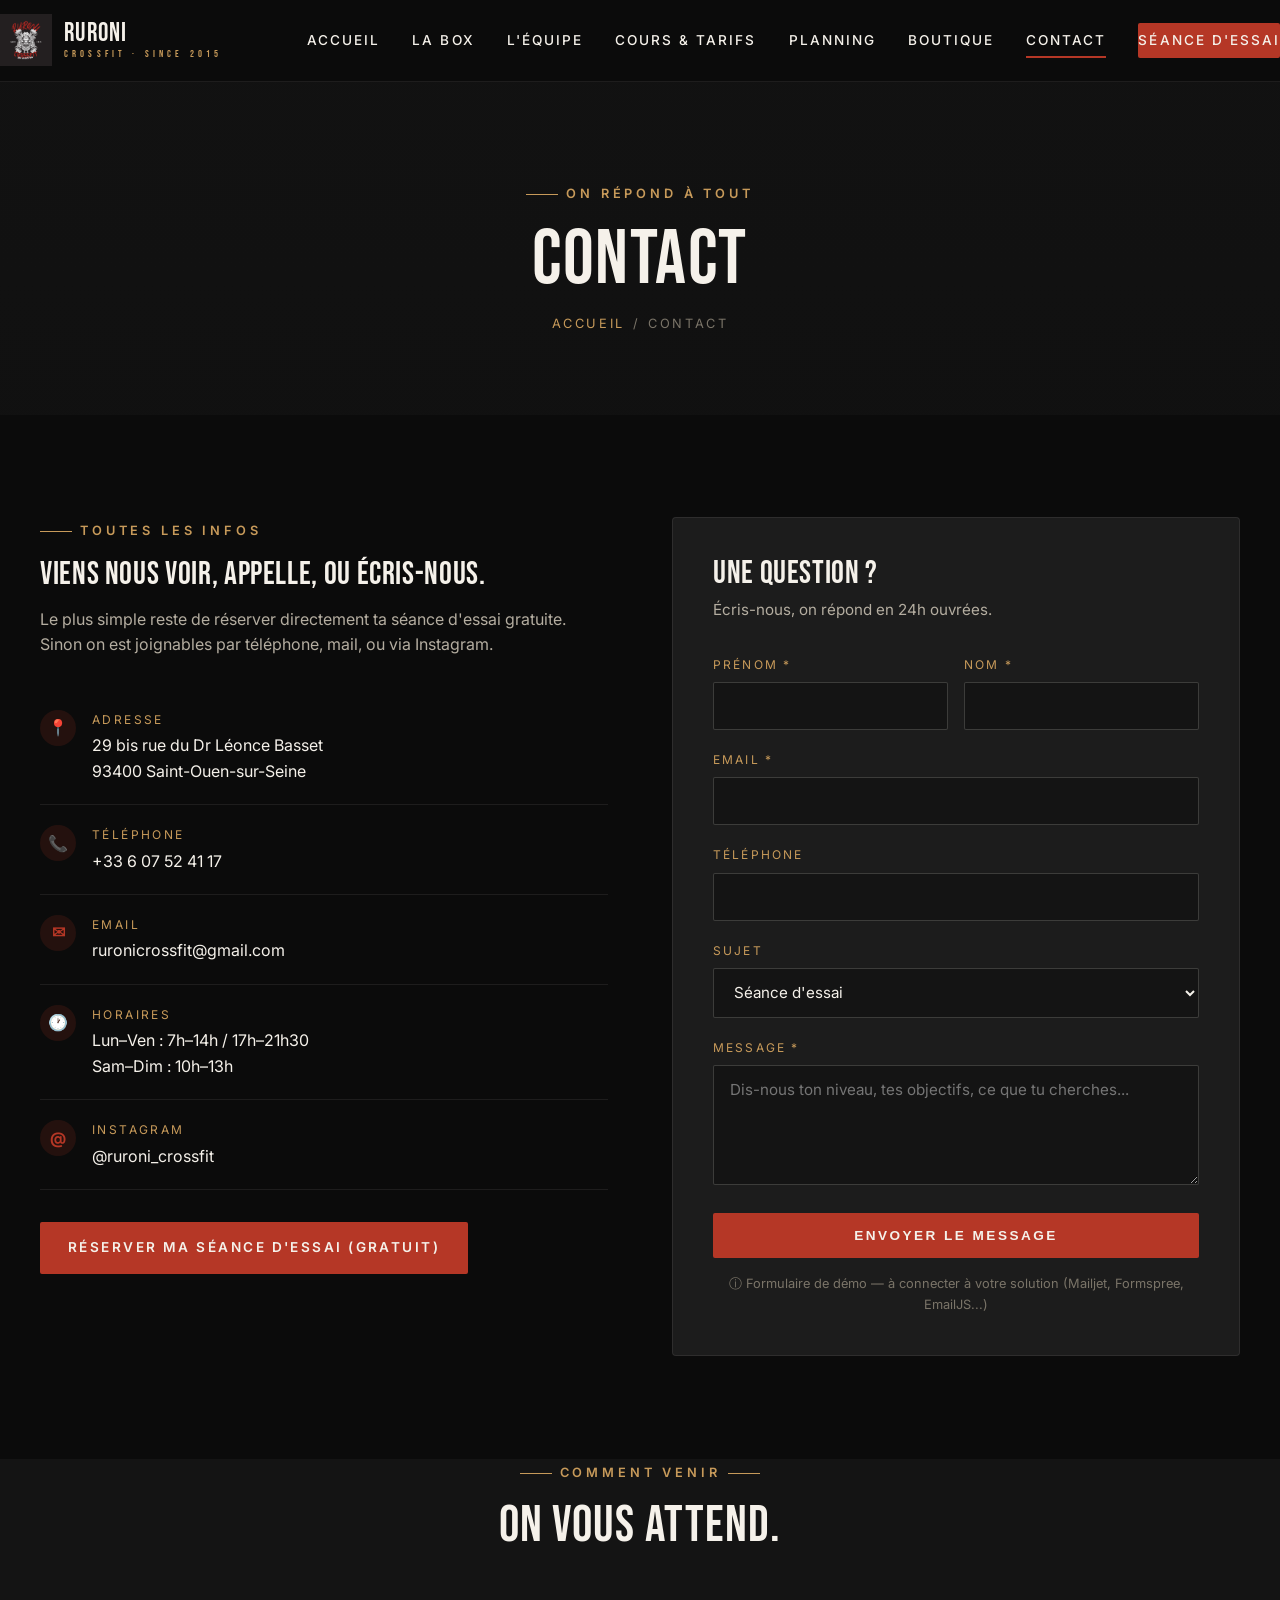
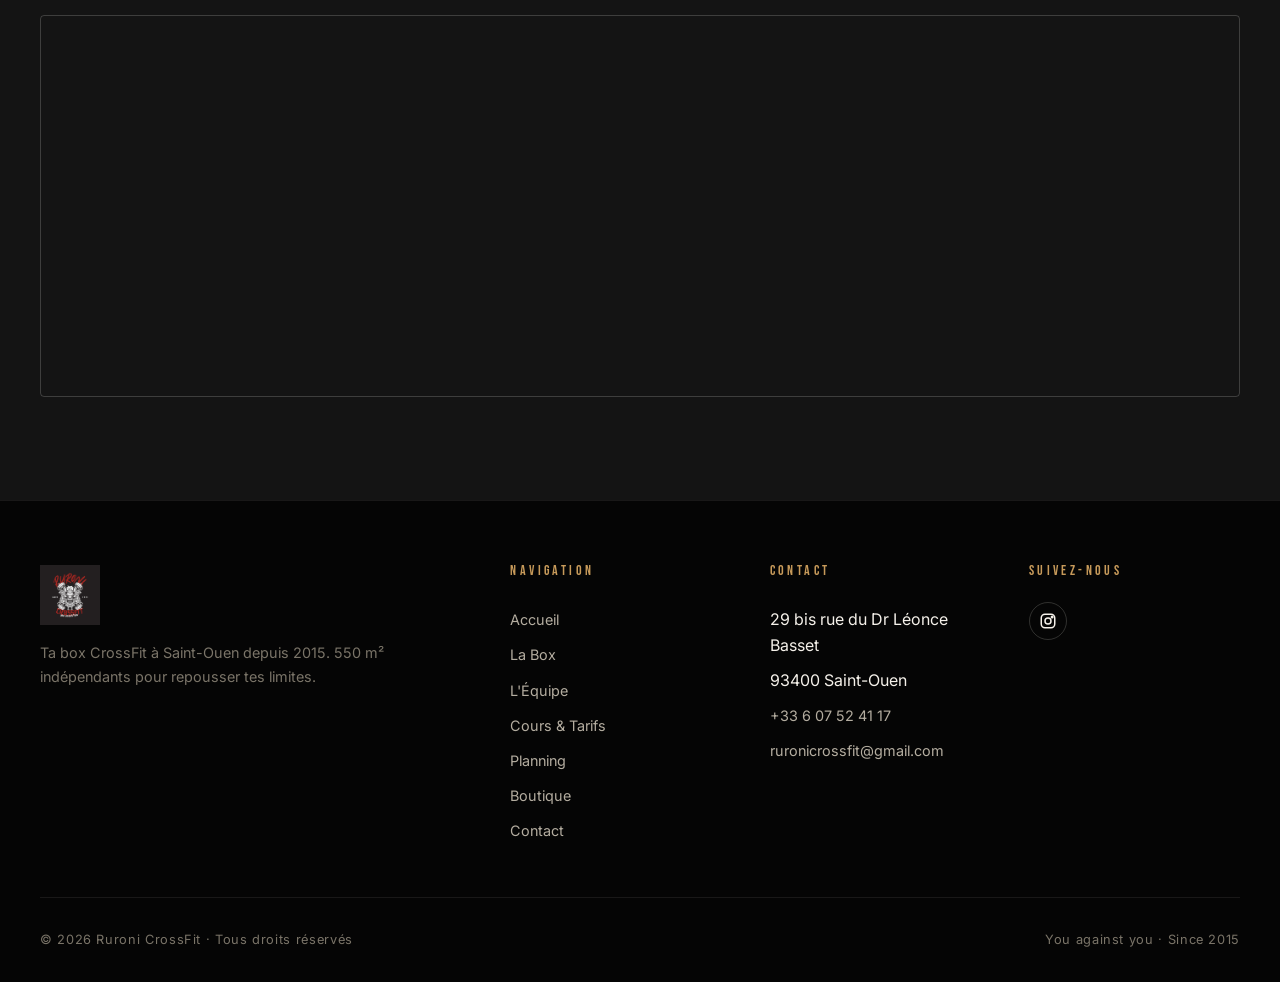
<file: contact.html>
<!DOCTYPE html>
<html lang="fr">
<head>
  <meta charset="UTF-8" />
  <meta name="viewport" content="width=device-width, initial-scale=1.0" />
  <title>Contact & Séance d'essai — Ruroni CrossFit</title>
  <meta name="description" content="Réserve ta séance d'essai gratuite ou contacte Ruroni CrossFit pour toute question." />
  <link rel="icon" type="image/png" href="images/logo-mono.png" />
  <link rel="preconnect" href="https://fonts.googleapis.com" />
  <link rel="preconnect" href="https://fonts.gstatic.com" crossorigin />
  <link href="https://fonts.googleapis.com/css2?family=Bebas+Neue&family=Inter:wght@400;500;600;700&family=Noto+Serif+JP:wght@400;700&family=Permanent+Marker&display=swap" rel="stylesheet" />
  <link rel="stylesheet" href="css/style.css" />
</head>
<body>

<header class="header">
  <div class="container header__inner">
    <a href="index.html" class="header__logo">
      <img src="images/logo-mono.png" alt="Ruroni CrossFit" />
      <span class="header__brand">RURONI<span>CROSSFIT · SINCE 2015</span></span>
    </a>
    <nav class="nav">
      <a href="index.html">Accueil</a>
      <a href="la-box.html">La Box</a>
      <a href="coachs.html">L'Équipe</a>
      <a href="cours-tarifs.html">Cours & Tarifs</a>
      <a href="planning.html">Planning</a>
      <a href="boutique.html">Boutique</a>
      <a href="contact.html" class="active">Contact</a>
      <a href="#" data-trigger="trial-modal" class="btn">Séance d'essai</a>
    </nav>
    <button class="menu-toggle" aria-label="Menu"><span></span><span></span><span></span></button>
  </div>
</header>

<section class="page-title">
  <div class="container page-title__content">
    <span class="eyebrow">On répond à tout</span>
    <h1 style="margin-top:1rem;">Contact</h1>
    <div class="breadcrumb"><a href="index.html">Accueil</a><span>/</span>Contact</div>
  </div>
</section>

<!-- Quick action -->
<section class="section">
  <div class="container">

    <div class="contact-grid reveal">

      <!-- Infos -->
      <div class="contact-info">
        <span class="eyebrow">Toutes les infos</span>
        <h3 style="margin-top:1rem; margin-bottom:1rem;">Viens nous voir, appelle, ou écris-nous.</h3>
        <p style="color:var(--text-dim); margin-bottom:2rem;">
          Le plus simple reste de réserver directement ta séance d'essai gratuite. Sinon on est joignables par téléphone, mail, ou via Instagram.
        </p>

        <div class="contact-info__item">
          <div class="icon">📍</div>
          <div>
            <div class="label">ADRESSE</div>
            <div class="value">29 bis rue du Dr Léonce Basset<br/>93400 Saint-Ouen-sur-Seine</div>
          </div>
        </div>

        <div class="contact-info__item">
          <div class="icon">📞</div>
          <div>
            <div class="label">TÉLÉPHONE</div>
            <div class="value"><a href="tel:+33607524117">+33 6 07 52 41 17</a></div>
          </div>
        </div>

        <div class="contact-info__item">
          <div class="icon">✉</div>
          <div>
            <div class="label">EMAIL</div>
            <div class="value"><a href="mailto:ruronicrossfit@gmail.com">ruronicrossfit@gmail.com</a></div>
          </div>
        </div>

        <div class="contact-info__item">
          <div class="icon">🕐</div>
          <div>
            <div class="label">HORAIRES</div>
            <div class="value">Lun–Ven : 7h–14h / 17h–21h30<br/>Sam–Dim : 10h–13h</div>
          </div>
        </div>

        <div class="contact-info__item">
          <div class="icon">@</div>
          <div>
            <div class="label">INSTAGRAM</div>
            <div class="value"><a href="https://www.instagram.com/ruroni_crossfit/" target="_blank">@ruroni_crossfit</a></div>
          </div>
        </div>

        <a href="#" data-trigger="trial-modal" class="btn" style="margin-top:2rem;">Réserver ma séance d'essai (gratuit)</a>
      </div>

      <!-- Form -->
      <form class="form" data-form>
        <h3 style="color:var(--text); margin-bottom:0.5rem;">Une question ?</h3>
        <p style="color:var(--text-dim); margin-bottom:2rem; font-size:0.95rem;">
          Écris-nous, on répond en 24h ouvrées.
        </p>

        <div class="form__row form__row--double">
          <div>
            <label for="firstname">Prénom *</label>
            <input type="text" id="firstname" name="firstname" required />
          </div>
          <div>
            <label for="lastname">Nom *</label>
            <input type="text" id="lastname" name="lastname" required />
          </div>
        </div>

        <div class="form__row">
          <label for="email">Email *</label>
          <input type="email" id="email" name="email" required />
        </div>

        <div class="form__row">
          <label for="phone">Téléphone</label>
          <input type="tel" id="phone" name="phone" />
        </div>

        <div class="form__row">
          <label for="subject">Sujet</label>
          <select id="subject" name="subject">
            <option>Séance d'essai</option>
            <option>Infos sur les abonnements</option>
            <option>Cours Hyrox</option>
            <option>Préparation physique</option>
            <option>Autre</option>
          </select>
        </div>

        <div class="form__row">
          <label for="message">Message *</label>
          <textarea id="message" name="message" required placeholder="Dis-nous ton niveau, tes objectifs, ce que tu cherches..."></textarea>
        </div>

        <button type="submit" class="btn" style="width:100%; justify-content:center;">Envoyer le message</button>
        <p style="margin-top:1rem; color:var(--text-mute); font-size:0.8rem; text-align:center;">
          ⓘ Formulaire de démo — à connecter à votre solution (Mailjet, Formspree, EmailJS...)
        </p>
      </form>

    </div>
  </div>
</section>

<!-- Map full -->
<section class="section" style="background:var(--bg-mid); padding-top:0;">
  <div class="container">
    <div class="section-head reveal">
      <span class="eyebrow">Comment venir</span>
      <h2>On vous attend.</h2>
    </div>
    <div class="map-wrap reveal">
      <iframe src="https://www.google.com/maps?q=29+bis+rue+du+Docteur+Leonce+Basset+93400+Saint-Ouen&output=embed" loading="lazy"></iframe>
    </div>
  </div>
</section>

<footer class="footer">
  <div class="container">
    <div class="footer__grid">
      <div class="footer__brand">
        <img src="images/logo-mono.png" alt="Ruroni CrossFit" />
        <p>Ta box CrossFit à Saint-Ouen depuis 2015. 550 m² indépendants pour repousser tes limites.</p>
      </div>
      <div class="footer__col">
        <h4>NAVIGATION</h4>
        <ul>
          <li><a href="index.html">Accueil</a></li>
          <li><a href="la-box.html">La Box</a></li>
          <li><a href="coachs.html">L'Équipe</a></li>
          <li><a href="cours-tarifs.html">Cours & Tarifs</a></li>
          <li><a href="planning.html">Planning</a></li>
          <li><a href="boutique.html\">Boutique</a></li>
          <li><a href="contact.html">Contact</a></li>
        </ul>
      </div>
      <div class="footer__col">
        <h4>CONTACT</h4>
        <ul>
          <li>29 bis rue du Dr Léonce Basset</li>
          <li>93400 Saint-Ouen</li>
          <li><a href="tel:+33607524117">+33 6 07 52 41 17</a></li>
          <li><a href="mailto:ruronicrossfit@gmail.com">ruronicrossfit@gmail.com</a></li>
        </ul>
      </div>
      <div class="footer__col">
        <h4>SUIVEZ-NOUS</h4>
        <div class="footer__social">
          <a href="https://www.instagram.com/ruroni_crossfit/" target="_blank" aria-label="Instagram">
            <svg width="18" height="18" viewBox="0 0 24 24" fill="none" stroke="currentColor" stroke-width="2"><rect x="3" y="3" width="18" height="18" rx="5"/><circle cx="12" cy="12" r="4"/><circle cx="17.5" cy="6.5" r="1" fill="currentColor"/></svg>
          </a>
        </div>
      </div>
    </div>
    <div class="footer__bottom">
      <div>© 2026 Ruroni CrossFit · Tous droits réservés</div>
      <div>You against you · Since 2015</div>
    </div>
  </div>
</footer>

<script src="js/config.js"></script>
<script src="js/main.js"></script>
</body>
</html>
</file>
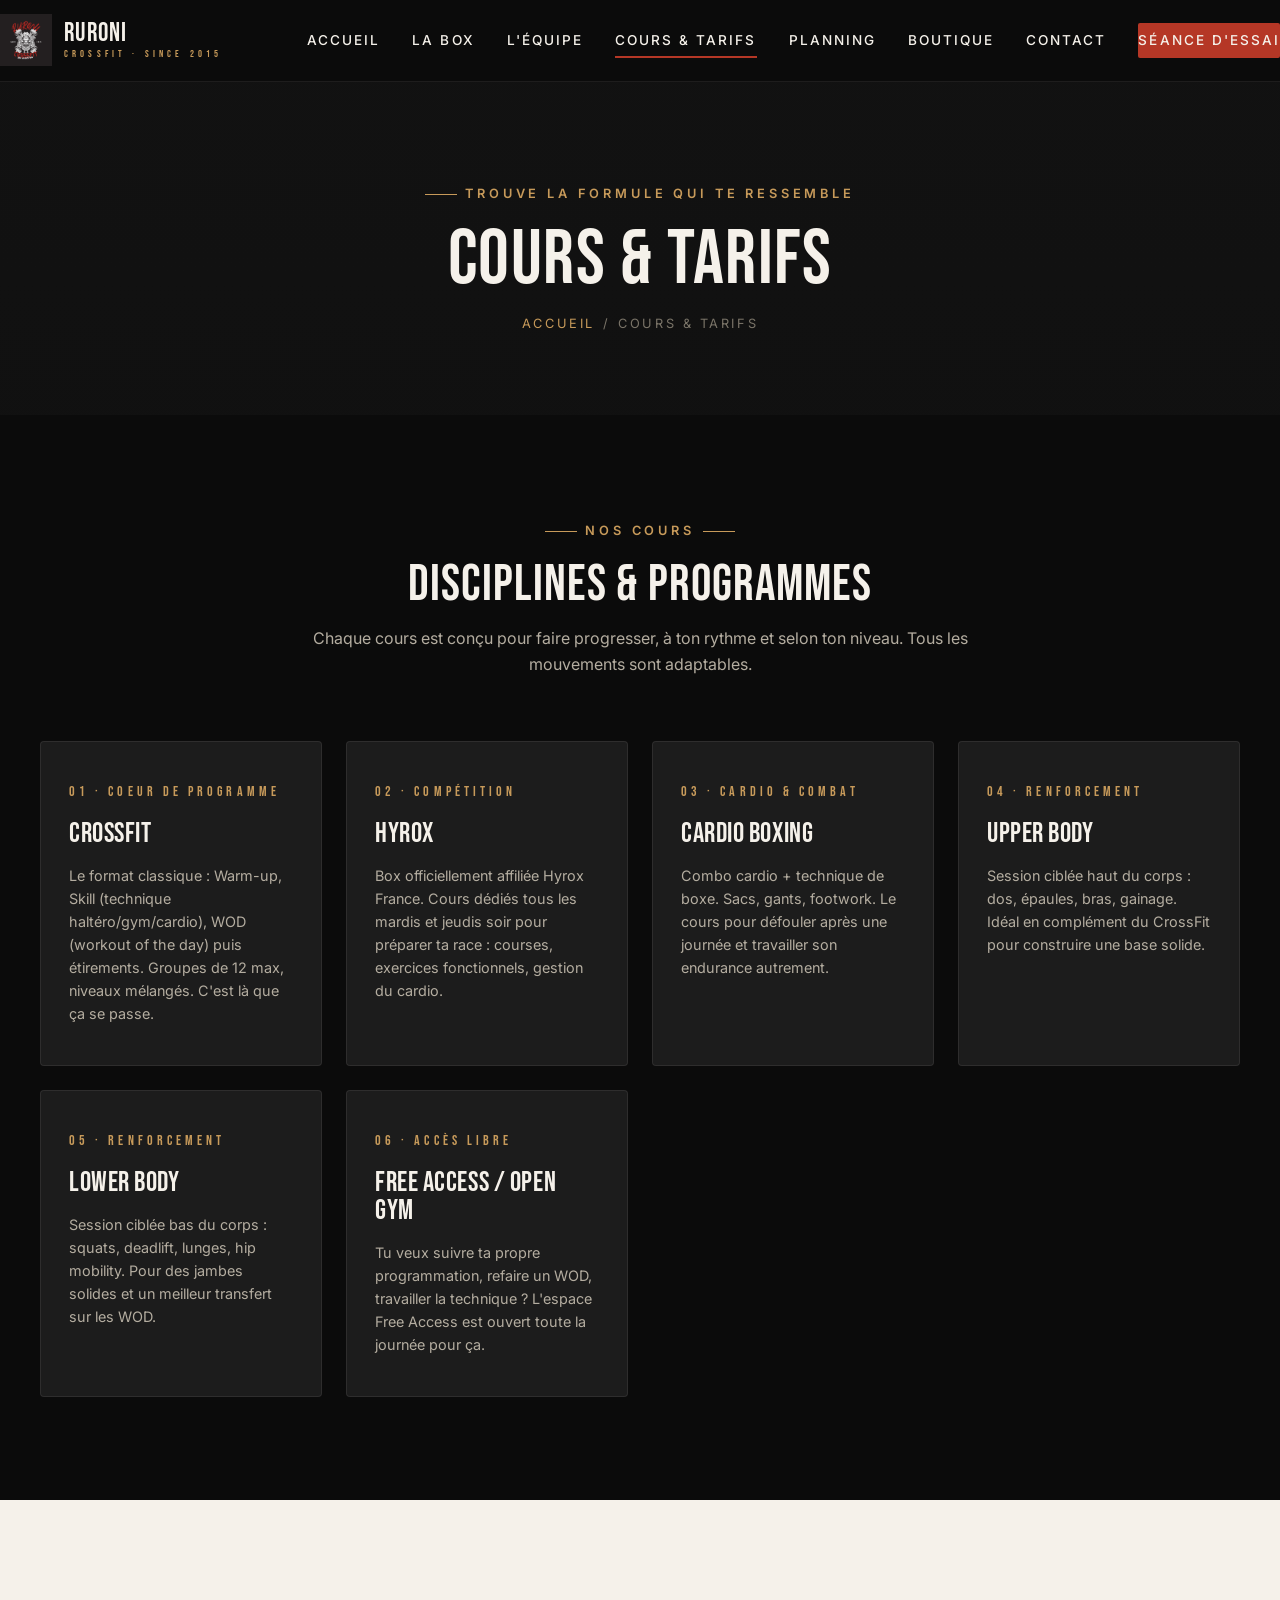
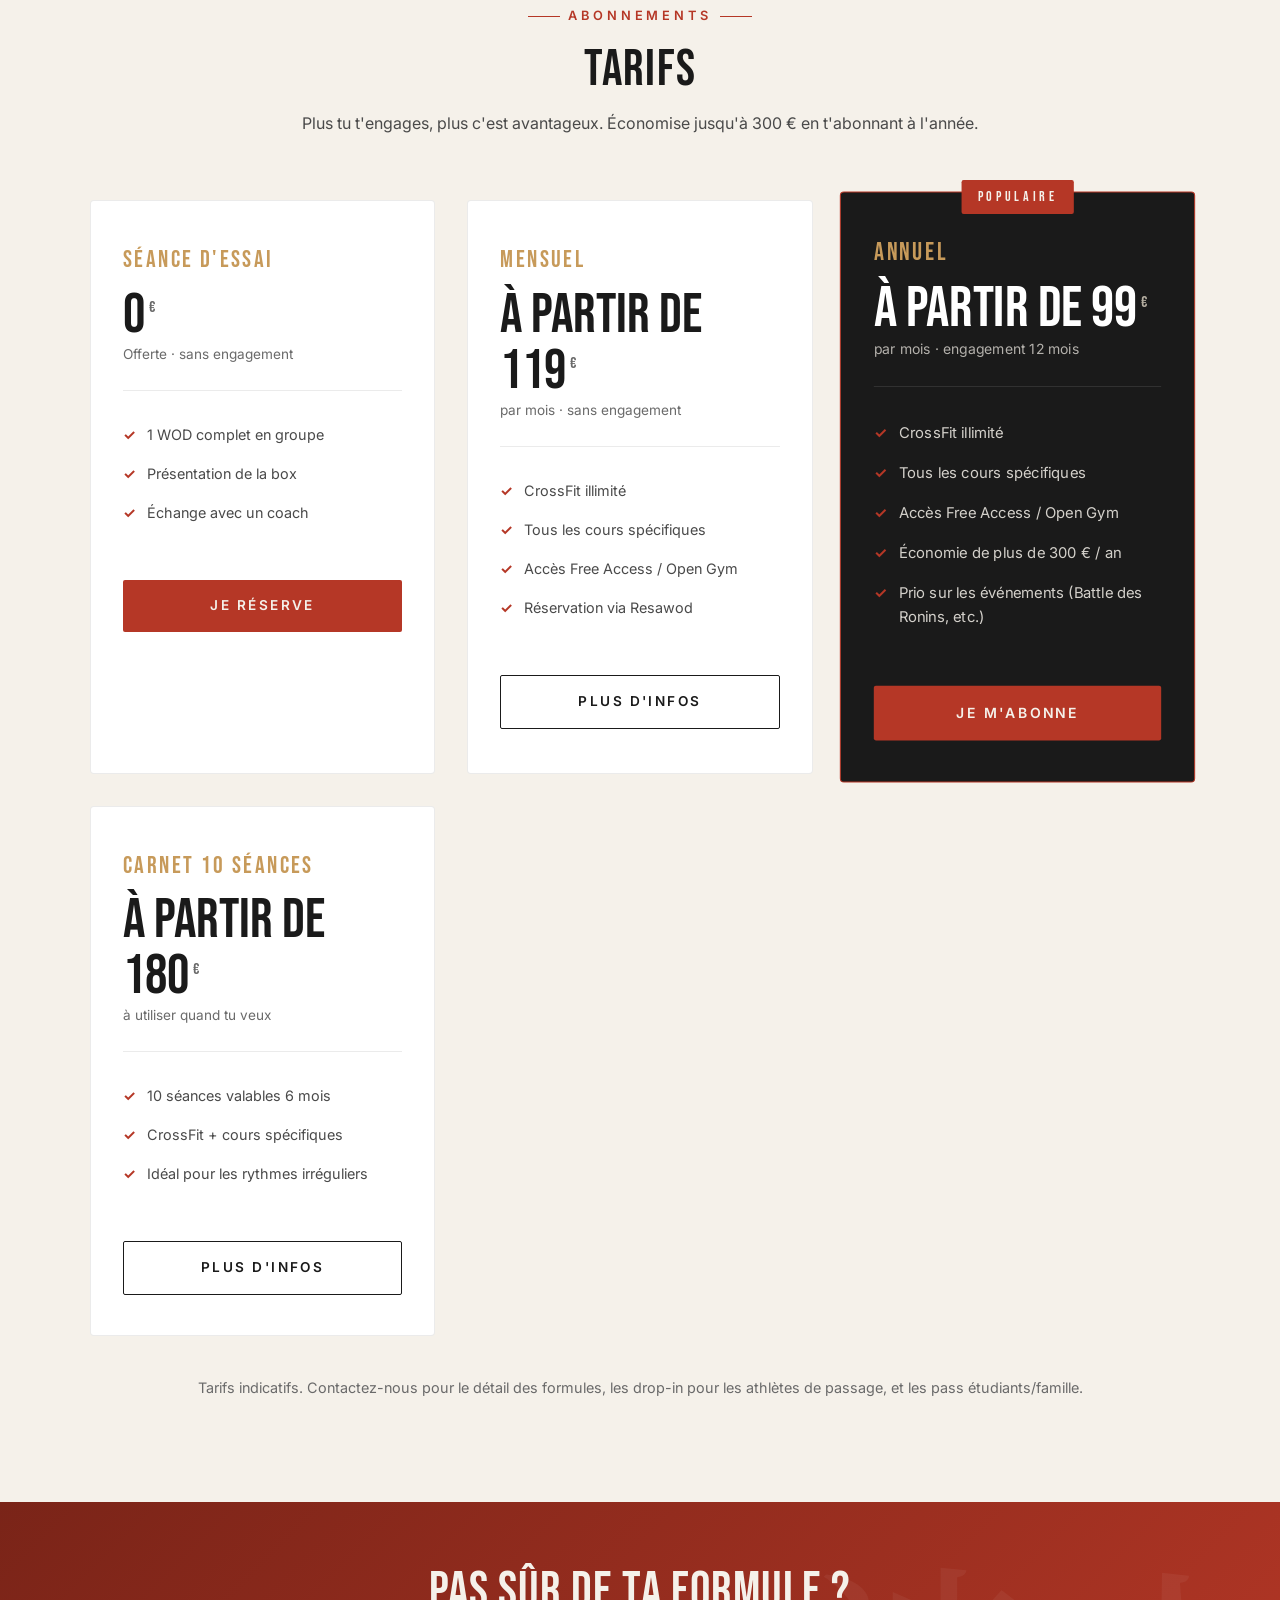
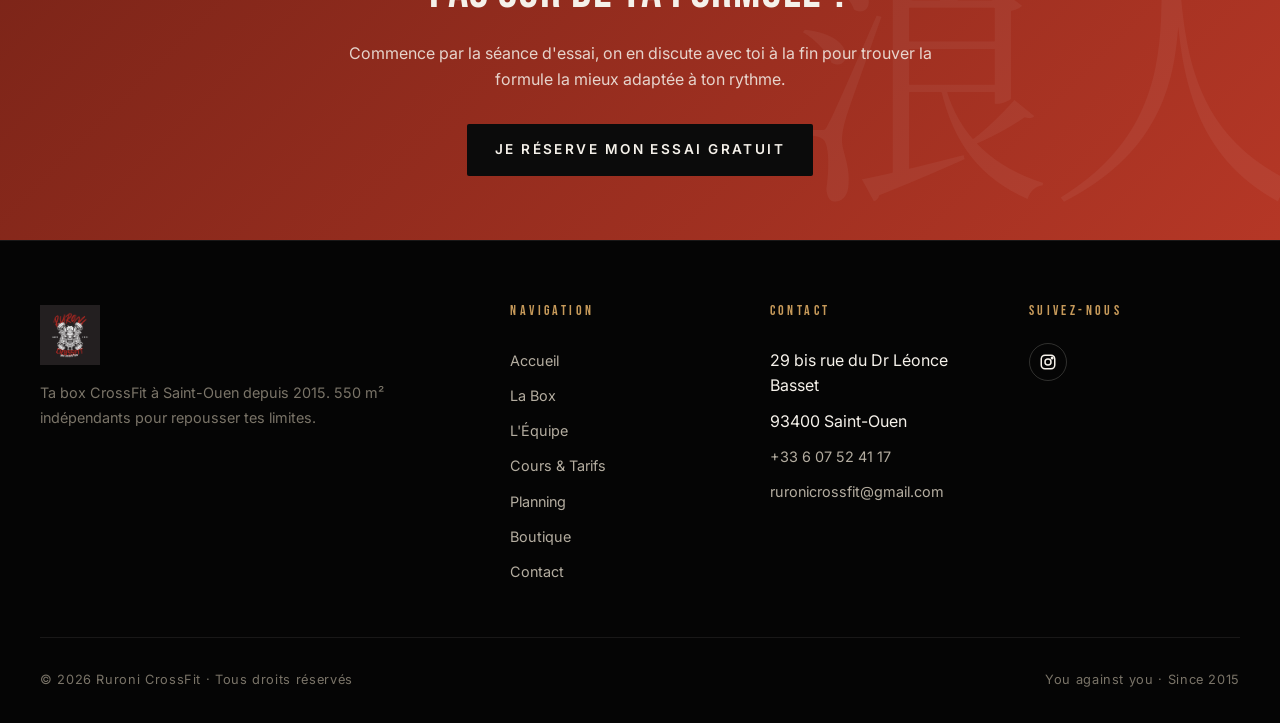
<file: cours-tarifs.html>
<!DOCTYPE html>
<html lang="fr">
<head>
  <meta charset="UTF-8" />
  <meta name="viewport" content="width=device-width, initial-scale=1.0" />
  <title>Cours & Tarifs — Ruroni CrossFit Saint-Ouen</title>
  <meta name="description" content="CrossFit, Hyrox, Cardio Boxing, Upper/Lower Body. Découvrez tous nos cours et formules d'abonnement à Ruroni CrossFit." />
  <link rel="icon" type="image/png" href="images/logo-mono.png" />
  <link rel="preconnect" href="https://fonts.googleapis.com" />
  <link rel="preconnect" href="https://fonts.gstatic.com" crossorigin />
  <link href="https://fonts.googleapis.com/css2?family=Bebas+Neue&family=Inter:wght@400;500;600;700&family=Noto+Serif+JP:wght@400;700&family=Permanent+Marker&display=swap" rel="stylesheet" />
  <link rel="stylesheet" href="css/style.css" />
</head>
<body>

<header class="header">
  <div class="container header__inner">
    <a href="index.html" class="header__logo">
      <img src="images/logo-mono.png" alt="Ruroni CrossFit" />
      <span class="header__brand">RURONI<span>CROSSFIT · SINCE 2015</span></span>
    </a>
    <nav class="nav">
      <a href="index.html">Accueil</a>
      <a href="la-box.html">La Box</a>
      <a href="coachs.html">L'Équipe</a>
      <a href="cours-tarifs.html" class="active">Cours & Tarifs</a>
      <a href="planning.html">Planning</a>
      <a href="boutique.html">Boutique</a>
      <a href="contact.html">Contact</a>
      <a href="#" data-trigger="trial-modal" class="btn">Séance d'essai</a>
    </nav>
    <button class="menu-toggle" aria-label="Menu"><span></span><span></span><span></span></button>
  </div>
</header>

<section class="page-title">
  <div class="container page-title__content">
    <span class="eyebrow">Trouve la formule qui te ressemble</span>
    <h1 style="margin-top:1rem;">Cours & Tarifs</h1>
    <div class="breadcrumb"><a href="index.html">Accueil</a><span>/</span>Cours & Tarifs</div>
  </div>
</section>

<!-- COURS -->
<section class="section">
  <div class="container">
    <div class="section-head reveal">
      <span class="eyebrow">Nos cours</span>
      <h2>Disciplines & programmes</h2>
      <p>Chaque cours est conçu pour faire progresser, à ton rythme et selon ton niveau. Tous les mouvements sont adaptables.</p>
    </div>

    <div class="programs reveal">
      <div class="program">
        <span class="program__num">01 · COEUR DE PROGRAMME</span>
        <h3 class="program__title">CrossFit</h3>
        <p class="program__desc">Le format classique : Warm-up, Skill (technique haltéro/gym/cardio), WOD (workout of the day) puis étirements. Groupes de 12 max, niveaux mélangés. C'est là que ça se passe.</p>
      </div>
      <div class="program">
        <span class="program__num">02 · COMPÉTITION</span>
        <h3 class="program__title">Hyrox</h3>
        <p class="program__desc">Box officiellement affiliée Hyrox France. Cours dédiés tous les mardis et jeudis soir pour préparer ta race : courses, exercices fonctionnels, gestion du cardio.</p>
      </div>
      <div class="program">
        <span class="program__num">03 · CARDIO & COMBAT</span>
        <h3 class="program__title">Cardio Boxing</h3>
        <p class="program__desc">Combo cardio + technique de boxe. Sacs, gants, footwork. Le cours pour défouler après une journée et travailler son endurance autrement.</p>
      </div>
      <div class="program">
        <span class="program__num">04 · RENFORCEMENT</span>
        <h3 class="program__title">Upper Body</h3>
        <p class="program__desc">Session ciblée haut du corps : dos, épaules, bras, gainage. Idéal en complément du CrossFit pour construire une base solide.</p>
      </div>
      <div class="program">
        <span class="program__num">05 · RENFORCEMENT</span>
        <h3 class="program__title">Lower Body</h3>
        <p class="program__desc">Session ciblée bas du corps : squats, deadlift, lunges, hip mobility. Pour des jambes solides et un meilleur transfert sur les WOD.</p>
      </div>
      <div class="program">
        <span class="program__num">06 · ACCÈS LIBRE</span>
        <h3 class="program__title">Free Access / Open Gym</h3>
        <p class="program__desc">Tu veux suivre ta propre programmation, refaire un WOD, travailler la technique ? L'espace Free Access est ouvert toute la journée pour ça.</p>
      </div>
    </div>
  </div>
</section>

<!-- TARIFS -->
<section class="section section--cream">
  <div class="container">
    <div class="section-head reveal">
      <span class="eyebrow">Abonnements</span>
      <h2>Tarifs</h2>
      <p>Plus tu t'engages, plus c'est avantageux. Économise jusqu'à 300 € en t'abonnant à l'année.</p>
    </div>

    <div class="pricing reveal">
      <!-- Découverte -->
      <div class="price" style="background:white; border-color:rgba(0,0,0,0.08);">
        <div class="price__name">Séance d'essai</div>
        <div class="price__amount" style="color:#1a1a1a;">0<sup style="color:#6a6a6a;">€</sup></div>
        <span class="price__period" style="color:#6a6a6a;">Offerte · sans engagement</span>
        <ul class="price__list" style="border-top-color:rgba(0,0,0,0.08);">
          <li style="color:#4a4a4a;">1 WOD complet en groupe</li>
          <li style="color:#4a4a4a;">Présentation de la box</li>
          <li style="color:#4a4a4a;">Échange avec un coach</li>
        </ul>
        <a href="#" data-trigger="trial-modal" class="btn" style="width:100%; justify-content:center;">Je réserve</a>
      </div>

      <!-- Mensuel -->
      <div class="price" style="background:white; border-color:rgba(0,0,0,0.08);">
        <div class="price__name">Mensuel</div>
        <div class="price__amount" style="color:#1a1a1a;">À partir de 119<sup style="color:#6a6a6a;">€</sup></div>
        <span class="price__period" style="color:#6a6a6a;">par mois · sans engagement</span>
        <ul class="price__list" style="border-top-color:rgba(0,0,0,0.08);">
          <li style="color:#4a4a4a;">CrossFit illimité</li>
          <li style="color:#4a4a4a;">Tous les cours spécifiques</li>
          <li style="color:#4a4a4a;">Accès Free Access / Open Gym</li>
          <li style="color:#4a4a4a;">Réservation via Resawod</li>
        </ul>
        <a href="contact.html" class="btn btn--outline" style="width:100%; justify-content:center; color:#1a1a1a; border-color:#1a1a1a;">Plus d'infos</a>
      </div>

      <!-- Annuel -->
      <div class="price price--featured" style="background:#1a1a1a; color:white;">
        <div class="price__name">Annuel</div>
        <div class="price__amount" style="color:white;">À partir de 99<sup>€</sup></div>
        <span class="price__period" style="color:rgba(245,241,234,0.7);">par mois · engagement 12 mois</span>
        <ul class="price__list" style="border-top-color:rgba(255,255,255,0.1);">
          <li style="color:rgba(245,241,234,0.85);">CrossFit illimité</li>
          <li style="color:rgba(245,241,234,0.85);">Tous les cours spécifiques</li>
          <li style="color:rgba(245,241,234,0.85);">Accès Free Access / Open Gym</li>
          <li style="color:rgba(245,241,234,0.85);">Économie de plus de 300 € / an</li>
          <li style="color:rgba(245,241,234,0.85);">Prio sur les événements (Battle des Ronins, etc.)</li>
        </ul>
        <a href="#" data-trigger="trial-modal" class="btn" style="width:100%; justify-content:center;">Je m'abonne</a>
      </div>

      <!-- Carnet -->
      <div class="price" style="background:white; border-color:rgba(0,0,0,0.08);">
        <div class="price__name">Carnet 10 séances</div>
        <div class="price__amount" style="color:#1a1a1a;">À partir de 180<sup style="color:#6a6a6a;">€</sup></div>
        <span class="price__period" style="color:#6a6a6a;">à utiliser quand tu veux</span>
        <ul class="price__list" style="border-top-color:rgba(0,0,0,0.08);">
          <li style="color:#4a4a4a;">10 séances valables 6 mois</li>
          <li style="color:#4a4a4a;">CrossFit + cours spécifiques</li>
          <li style="color:#4a4a4a;">Idéal pour les rythmes irréguliers</li>
        </ul>
        <a href="contact.html" class="btn btn--outline" style="width:100%; justify-content:center; color:#1a1a1a; border-color:#1a1a1a;">Plus d'infos</a>
      </div>
    </div>

    <p class="text-center" style="margin-top:2.5rem; color:#6a6a6a; font-size:0.9rem;">
      Tarifs indicatifs. Contactez-nous pour le détail des formules, les drop-in pour les athlètes de passage, et les pass étudiants/famille.
    </p>
  </div>
</section>

<!-- CTA -->
<section class="cta-banner">
  <div class="container">
    <h2>Pas sûr de ta formule ?</h2>
    <p>Commence par la séance d'essai, on en discute avec toi à la fin pour trouver la formule la mieux adaptée à ton rythme.</p>
    <a href="#" data-trigger="trial-modal" class="btn">Je réserve mon essai gratuit</a>
  </div>
</section>

<footer class="footer">
  <div class="container">
    <div class="footer__grid">
      <div class="footer__brand">
        <img src="images/logo-mono.png" alt="Ruroni CrossFit" />
        <p>Ta box CrossFit à Saint-Ouen depuis 2015. 550 m² indépendants pour repousser tes limites.</p>
      </div>
      <div class="footer__col">
        <h4>NAVIGATION</h4>
        <ul>
          <li><a href="index.html">Accueil</a></li>
          <li><a href="la-box.html">La Box</a></li>
          <li><a href="coachs.html">L'Équipe</a></li>
          <li><a href="cours-tarifs.html">Cours & Tarifs</a></li>
          <li><a href="planning.html">Planning</a></li>
          <li><a href="boutique.html\">Boutique</a></li>
          <li><a href="contact.html">Contact</a></li>
        </ul>
      </div>
      <div class="footer__col">
        <h4>CONTACT</h4>
        <ul>
          <li>29 bis rue du Dr Léonce Basset</li>
          <li>93400 Saint-Ouen</li>
          <li><a href="tel:+33607524117">+33 6 07 52 41 17</a></li>
          <li><a href="mailto:ruronicrossfit@gmail.com">ruronicrossfit@gmail.com</a></li>
        </ul>
      </div>
      <div class="footer__col">
        <h4>SUIVEZ-NOUS</h4>
        <div class="footer__social">
          <a href="https://www.instagram.com/ruroni_crossfit/" target="_blank" aria-label="Instagram">
            <svg width="18" height="18" viewBox="0 0 24 24" fill="none" stroke="currentColor" stroke-width="2"><rect x="3" y="3" width="18" height="18" rx="5"/><circle cx="12" cy="12" r="4"/><circle cx="17.5" cy="6.5" r="1" fill="currentColor"/></svg>
          </a>
        </div>
      </div>
    </div>
    <div class="footer__bottom">
      <div>© 2026 Ruroni CrossFit · Tous droits réservés</div>
      <div>You against you · Since 2015</div>
    </div>
  </div>
</footer>

<script src="js/config.js"></script>
<script src="js/main.js"></script>
</body>
</html>
</file>
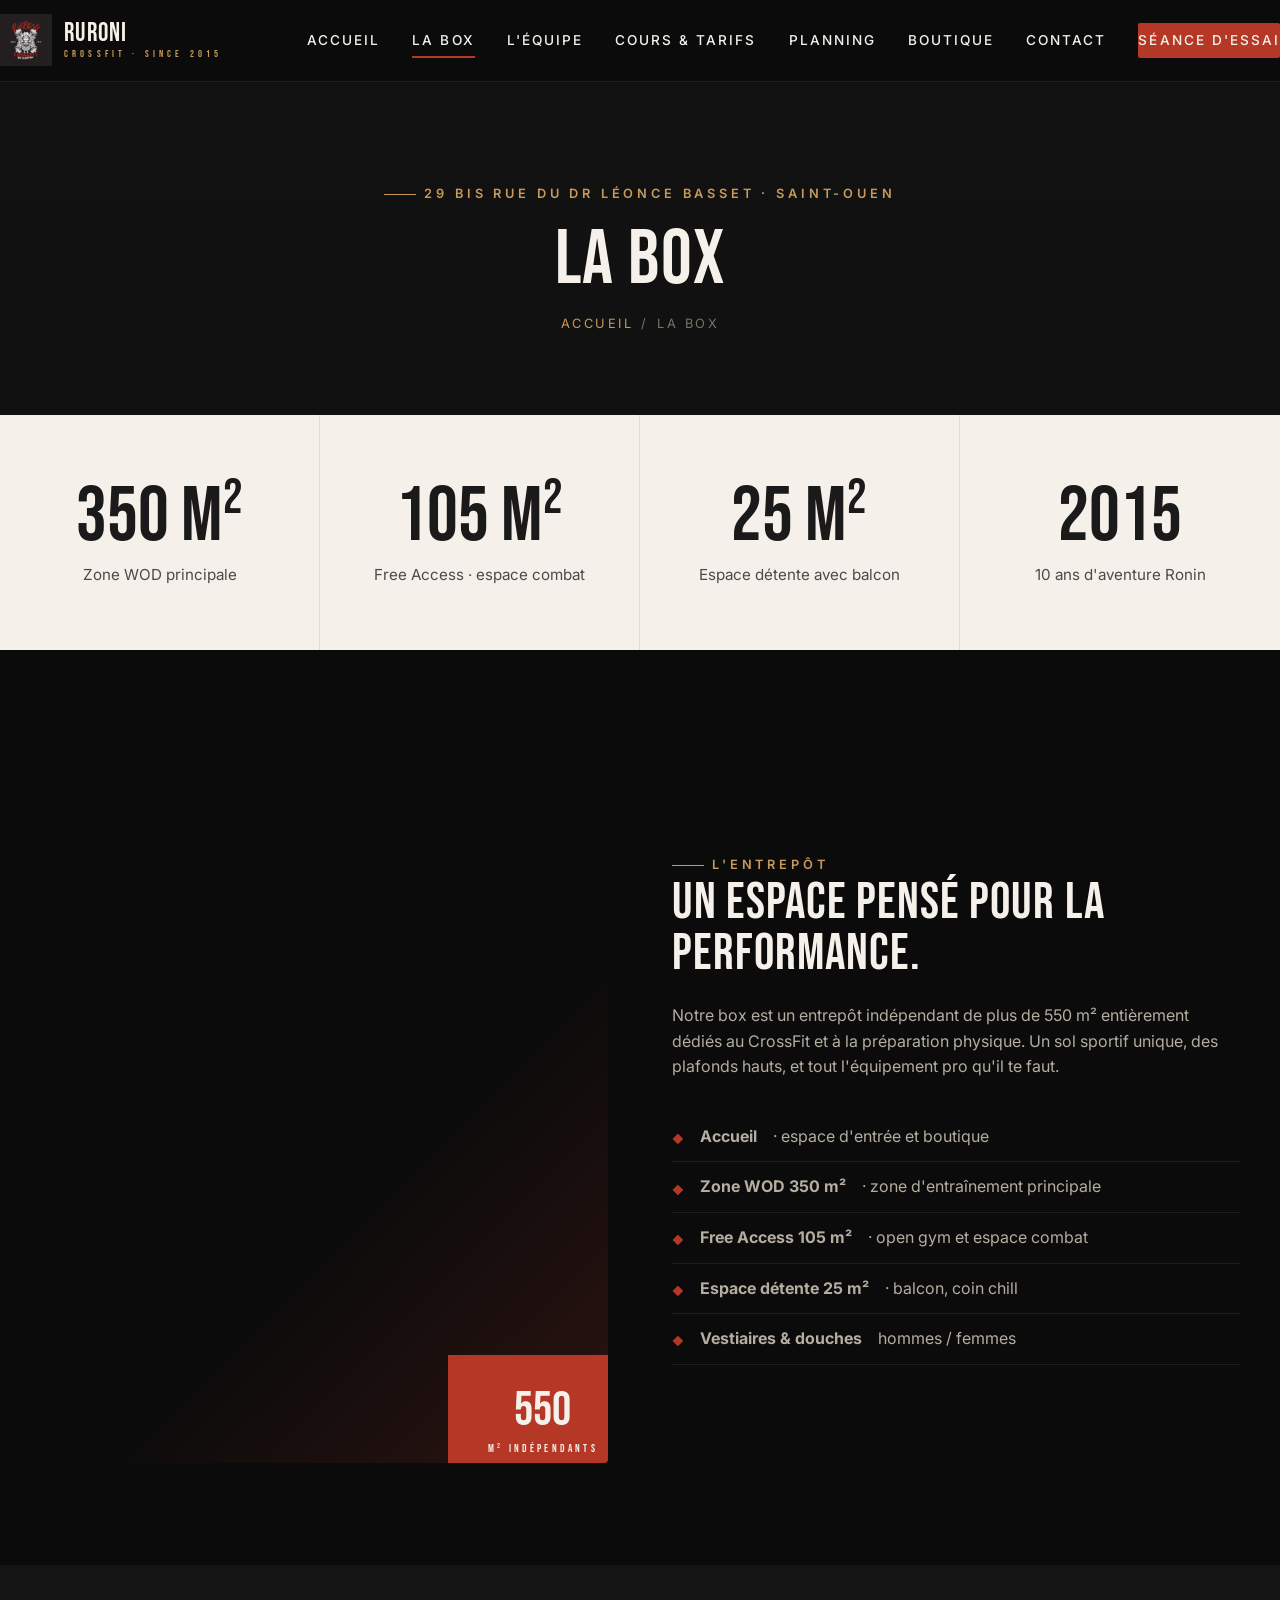
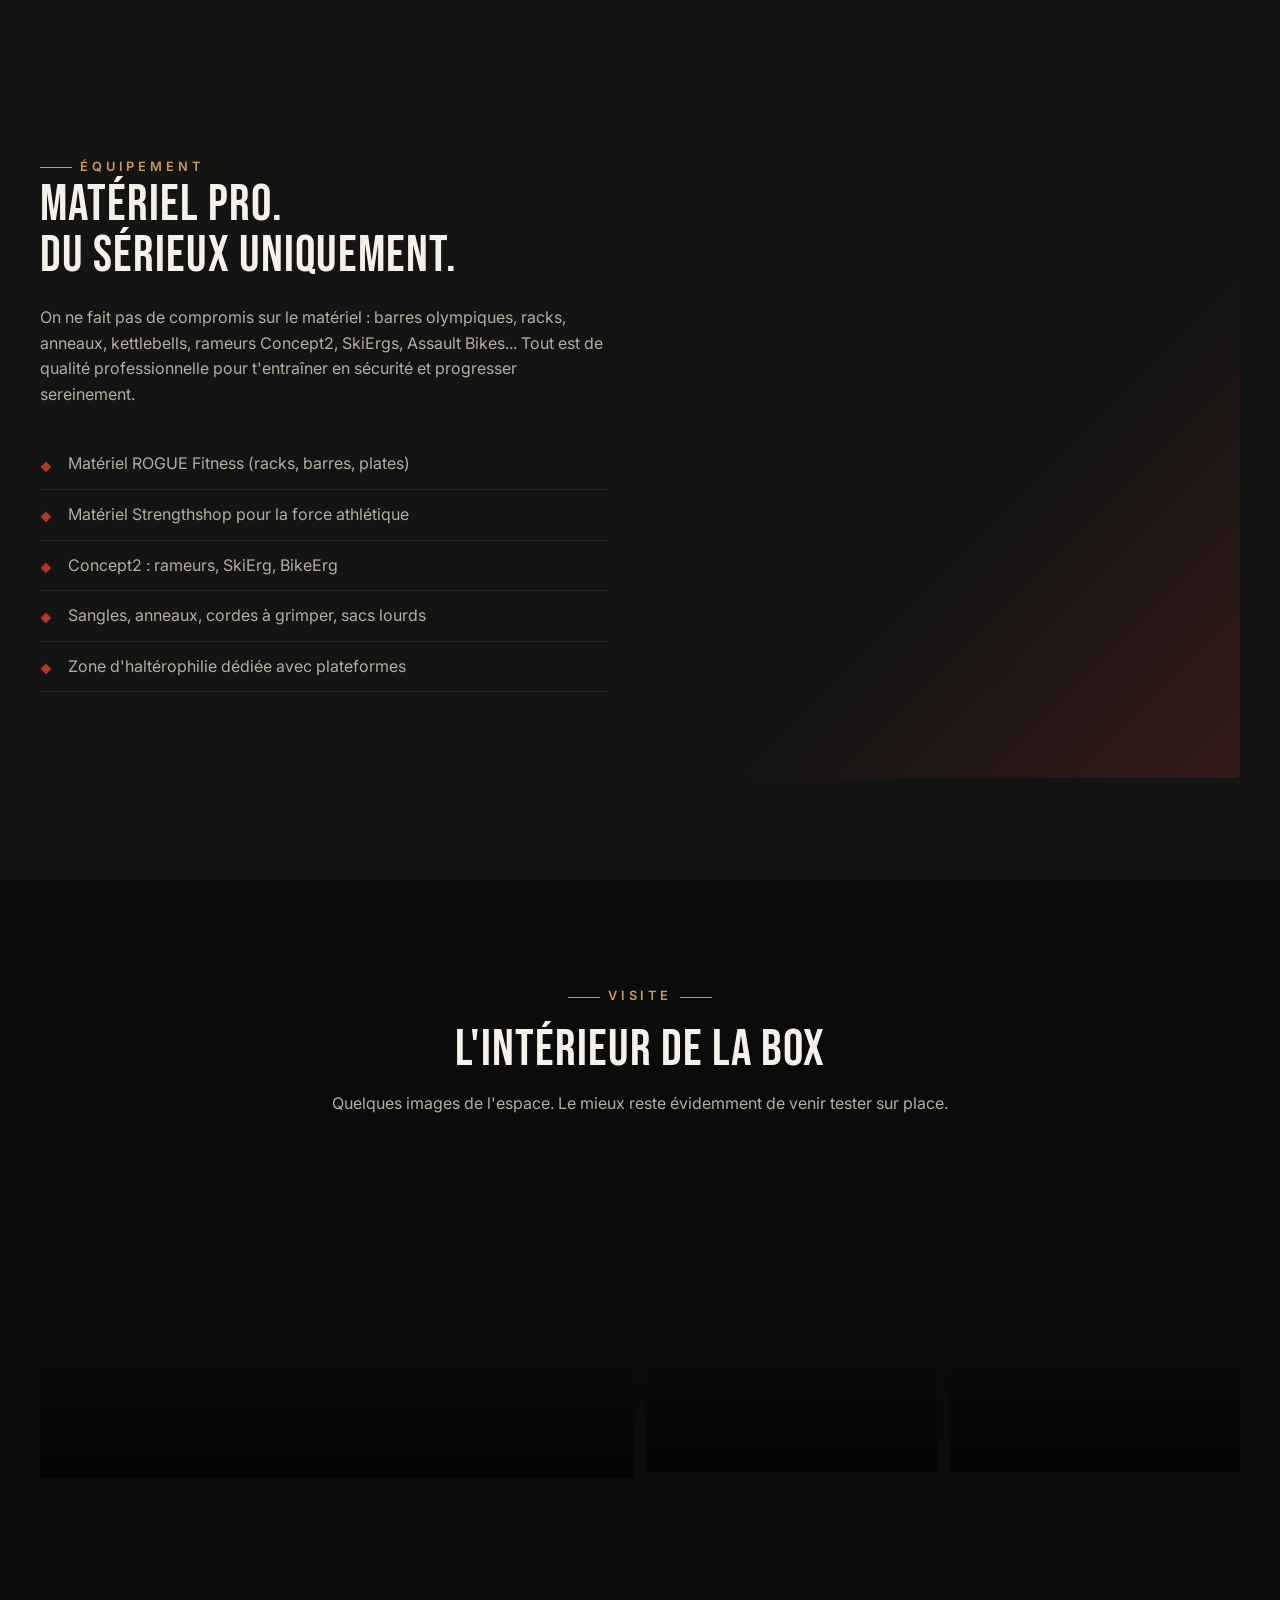
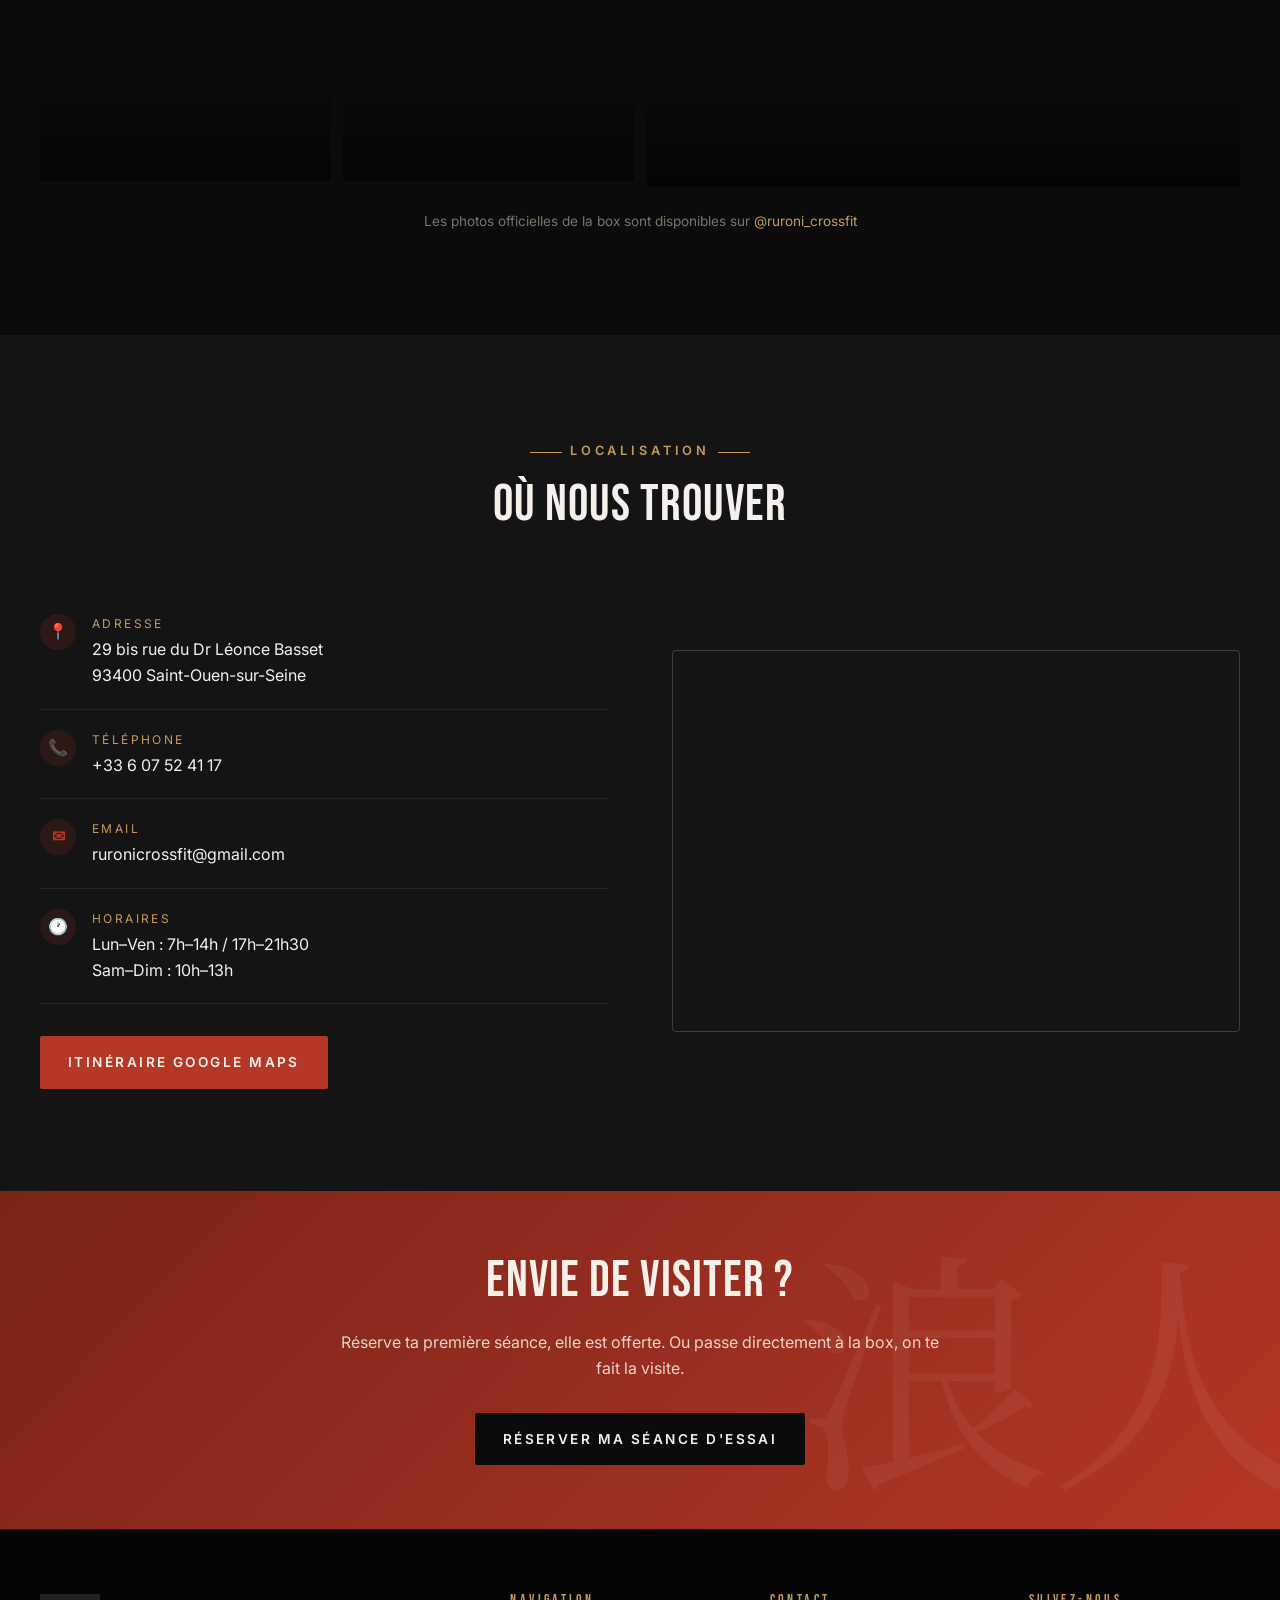
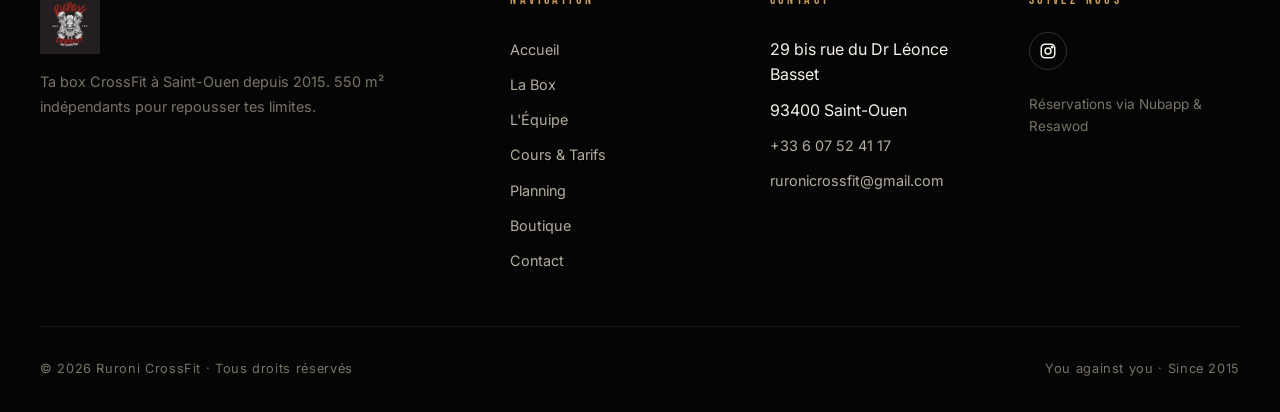
<file: la-box.html>
<!DOCTYPE html>
<html lang="fr">
<head>
  <meta charset="UTF-8" />
  <meta name="viewport" content="width=device-width, initial-scale=1.0" />
  <title>La Box — Ruroni CrossFit Saint-Ouen</title>
  <meta name="description" content="550 m² indépendants à Saint-Ouen : zone WOD, free access, espace combat, vestiaires. Équipement ROGUE & Strengthshop." />
  <link rel="icon" type="image/png" href="images/logo-mono.png" />
  <link rel="preconnect" href="https://fonts.googleapis.com" />
  <link rel="preconnect" href="https://fonts.gstatic.com" crossorigin />
  <link href="https://fonts.googleapis.com/css2?family=Bebas+Neue&family=Inter:wght@400;500;600;700&family=Noto+Serif+JP:wght@400;700&family=Permanent+Marker&display=swap" rel="stylesheet" />
  <link rel="stylesheet" href="css/style.css" />
</head>
<body>

<header class="header">
  <div class="container header__inner">
    <a href="index.html" class="header__logo">
      <img src="images/logo-mono.png" alt="Ruroni CrossFit" />
      <span class="header__brand">RURONI<span>CROSSFIT · SINCE 2015</span></span>
    </a>
    <nav class="nav">
      <a href="index.html">Accueil</a>
      <a href="la-box.html" class="active">La Box</a>
      <a href="coachs.html">L'Équipe</a>
      <a href="cours-tarifs.html">Cours & Tarifs</a>
      <a href="planning.html">Planning</a>
      <a href="boutique.html">Boutique</a>
      <a href="contact.html">Contact</a>
      <a href="#" data-trigger="trial-modal" class="btn">Séance d'essai</a>
    </nav>
    <button class="menu-toggle" aria-label="Menu"><span></span><span></span><span></span></button>
  </div>
</header>

<section class="page-title">
  <div class="container page-title__content">
    <span class="eyebrow">29 bis rue du Dr Léonce Basset · Saint-Ouen</span>
    <h1 style="margin-top:1rem;">La Box</h1>
    <div class="breadcrumb"><a href="index.html">Accueil</a><span>/</span>La Box</div>
  </div>
</section>

<!-- Stats -->
<section class="stats">
  <div class="stats__grid">
    <div class="stat">
      <div class="stat__inner">
        <div class="stat__number">350 m²</div>
        <div class="stat__label">Zone WOD principale</div>
      </div>
    </div>
    <div class="stat">
      <div class="stat__inner">
        <div class="stat__number">105 m²</div>
        <div class="stat__label">Free Access · espace combat</div>
      </div>
    </div>
    <div class="stat">
      <div class="stat__inner">
        <div class="stat__number">25 m²</div>
        <div class="stat__label">Espace détente avec balcon</div>
      </div>
    </div>
    <div class="stat">
      <div class="stat__inner">
        <div class="stat__number">2015</div>
        <div class="stat__label">10 ans d'aventure Ronin</div>
      </div>
    </div>
  </div>
</section>

<!-- Présentation -->
<section class="section">
  <div class="container split reveal">
    <div class="split__media" style="background-image:url('https://images.unsplash.com/photo-1517836357463-d25dfeac3438?auto=format&fit=crop&w=1200&q=75')">
      <div class="split__badge">
        <span class="num">550</span>
        <span class="lbl">M² INDÉPENDANTS</span>
      </div>
    </div>
    <div class="split__content">
      <span class="eyebrow">L'entrepôt</span>
      <h2>Un espace pensé pour la performance.</h2>
      <p>
        Notre box est un entrepôt indépendant de plus de 550 m² entièrement dédiés au CrossFit et à la préparation physique. Un sol sportif unique, des plafonds hauts, et tout l'équipement pro qu'il te faut.
      </p>
      <ul class="split__list">
        <li><strong>Accueil</strong> · espace d'entrée et boutique</li>
        <li><strong>Zone WOD 350 m²</strong> · zone d'entraînement principale</li>
        <li><strong>Free Access 105 m²</strong> · open gym et espace combat</li>
        <li><strong>Espace détente 25 m²</strong> · balcon, coin chill</li>
        <li><strong>Vestiaires & douches</strong> hommes / femmes</li>
      </ul>
    </div>
  </div>
</section>

<!-- Equipement -->
<section class="section" style="background:var(--bg-mid);">
  <div class="container split reveal">
    <div class="split__content">
      <span class="eyebrow">Équipement</span>
      <h2>Matériel pro.<br/>Du sérieux uniquement.</h2>
      <p>
        On ne fait pas de compromis sur le matériel : barres olympiques, racks, anneaux, kettlebells, rameurs Concept2, SkiErgs, Assault Bikes... Tout est de qualité professionnelle pour t'entraîner en sécurité et progresser sereinement.
      </p>
      <ul class="split__list">
        <li>Matériel ROGUE Fitness (racks, barres, plates)</li>
        <li>Matériel Strengthshop pour la force athlétique</li>
        <li>Concept2 : rameurs, SkiErg, BikeErg</li>
        <li>Sangles, anneaux, cordes à grimper, sacs lourds</li>
        <li>Zone d'haltérophilie dédiée avec plateformes</li>
      </ul>
    </div>
    <div class="split__media" style="background-image:url('https://images.unsplash.com/photo-1581009146145-b5ef050c2e1e?auto=format&fit=crop&w=1200&q=75'); aspect-ratio:4/5;">
    </div>
  </div>
</section>

<!-- Gallery -->
<section class="section">
  <div class="container">
    <div class="section-head reveal">
      <span class="eyebrow">Visite</span>
      <h2>L'intérieur de la box</h2>
      <p>Quelques images de l'espace. Le mieux reste évidemment de venir tester sur place.</p>
    </div>
    <div class="gallery reveal">
      <div class="gallery__item gallery__item--wide" style="background-image:url('https://images.unsplash.com/photo-1574680096145-d05b474e2155?auto=format&fit=crop&w=1200&q=75')"></div>
      <div class="gallery__item" style="background-image:url('https://images.unsplash.com/photo-1571019613454-1cb2f99b2d8b?auto=format&fit=crop&w=600&q=75')"></div>
      <div class="gallery__item" style="background-image:url('https://images.unsplash.com/photo-1534438327276-14e5300c3a48?auto=format&fit=crop&w=600&q=75')"></div>
      <div class="gallery__item" style="background-image:url('https://images.unsplash.com/photo-1599058917212-d750089bc07e?auto=format&fit=crop&w=600&q=75')"></div>
      <div class="gallery__item" style="background-image:url('https://images.unsplash.com/photo-1546483875-ad9014c88eba?auto=format&fit=crop&w=600&q=75')"></div>
      <div class="gallery__item gallery__item--wide" style="background-image:url('https://images.unsplash.com/photo-1554344728-77cf90d9ed26?auto=format&fit=crop&w=1200&q=75')"></div>
    </div>
    <p class="text-center mt-2" style="color:var(--text-mute); font-size:0.85rem; margin-top:1.5rem;">Les photos officielles de la box sont disponibles sur <a href="https://www.instagram.com/ruroni_crossfit/" target="_blank" style="color:var(--bronze);">@ruroni_crossfit</a></p>
  </div>
</section>

<!-- Localisation -->
<section class="section" style="background:var(--bg-mid);">
  <div class="container">
    <div class="section-head reveal">
      <span class="eyebrow">Localisation</span>
      <h2>Où nous trouver</h2>
    </div>
    <div class="split reveal">
      <div>
        <div class="contact-info__item">
          <div class="icon">📍</div>
          <div>
            <div class="label">ADRESSE</div>
            <div class="value">29 bis rue du Dr Léonce Basset<br/>93400 Saint-Ouen-sur-Seine</div>
          </div>
        </div>
        <div class="contact-info__item">
          <div class="icon">📞</div>
          <div>
            <div class="label">TÉLÉPHONE</div>
            <div class="value"><a href="tel:+33607524117">+33 6 07 52 41 17</a></div>
          </div>
        </div>
        <div class="contact-info__item">
          <div class="icon">✉</div>
          <div>
            <div class="label">EMAIL</div>
            <div class="value"><a href="mailto:ruronicrossfit@gmail.com">ruronicrossfit@gmail.com</a></div>
          </div>
        </div>
        <div class="contact-info__item">
          <div class="icon">🕐</div>
          <div>
            <div class="label">HORAIRES</div>
            <div class="value">Lun–Ven : 7h–14h / 17h–21h30<br/>Sam–Dim : 10h–13h</div>
          </div>
        </div>
        <a href="https://maps.google.com/?q=29+bis+rue+du+Docteur+Leonce+Basset+93400+Saint-Ouen" target="_blank" class="btn mt-2" style="margin-top:2rem;">Itinéraire Google Maps</a>
      </div>
      <div class="map-wrap">
        <iframe src="https://www.google.com/maps?q=29+bis+rue+du+Docteur+Leonce+Basset+93400+Saint-Ouen&output=embed" loading="lazy"></iframe>
      </div>
    </div>
  </div>
</section>

<!-- CTA -->
<section class="cta-banner">
  <div class="container">
    <h2>Envie de visiter ?</h2>
    <p>Réserve ta première séance, elle est offerte. Ou passe directement à la box, on te fait la visite.</p>
    <a href="#" data-trigger="trial-modal" class="btn">Réserver ma séance d'essai</a>
  </div>
</section>

<!-- Footer -->
<footer class="footer">
  <div class="container">
    <div class="footer__grid">
      <div class="footer__brand">
        <img src="images/logo-mono.png" alt="Ruroni CrossFit" />
        <p>Ta box CrossFit à Saint-Ouen depuis 2015. 550 m² indépendants pour repousser tes limites.</p>
      </div>
      <div class="footer__col">
        <h4>NAVIGATION</h4>
        <ul>
          <li><a href="index.html">Accueil</a></li>
          <li><a href="la-box.html">La Box</a></li>
          <li><a href="coachs.html">L'Équipe</a></li>
          <li><a href="cours-tarifs.html">Cours & Tarifs</a></li>
          <li><a href="planning.html">Planning</a></li>
          <li><a href="boutique.html\">Boutique</a></li>
          <li><a href="contact.html">Contact</a></li>
        </ul>
      </div>
      <div class="footer__col">
        <h4>CONTACT</h4>
        <ul>
          <li>29 bis rue du Dr Léonce Basset</li>
          <li>93400 Saint-Ouen</li>
          <li><a href="tel:+33607524117">+33 6 07 52 41 17</a></li>
          <li><a href="mailto:ruronicrossfit@gmail.com">ruronicrossfit@gmail.com</a></li>
        </ul>
      </div>
      <div class="footer__col">
        <h4>SUIVEZ-NOUS</h4>
        <div class="footer__social">
          <a href="https://www.instagram.com/ruroni_crossfit/" target="_blank" aria-label="Instagram">
            <svg width="18" height="18" viewBox="0 0 24 24" fill="none" stroke="currentColor" stroke-width="2"><rect x="3" y="3" width="18" height="18" rx="5"/><circle cx="12" cy="12" r="4"/><circle cx="17.5" cy="6.5" r="1" fill="currentColor"/></svg>
          </a>
        </div>
        <p style="margin-top:1.5rem; color:var(--text-mute); font-size:0.85rem;">Réservations via Nubapp & Resawod</p>
      </div>
    </div>
    <div class="footer__bottom">
      <div>© 2026 Ruroni CrossFit · Tous droits réservés</div>
      <div>You against you · Since 2015</div>
    </div>
  </div>
</footer>

<script src="js/config.js"></script>
<script src="js/main.js"></script>
</body>
</html>
</file>
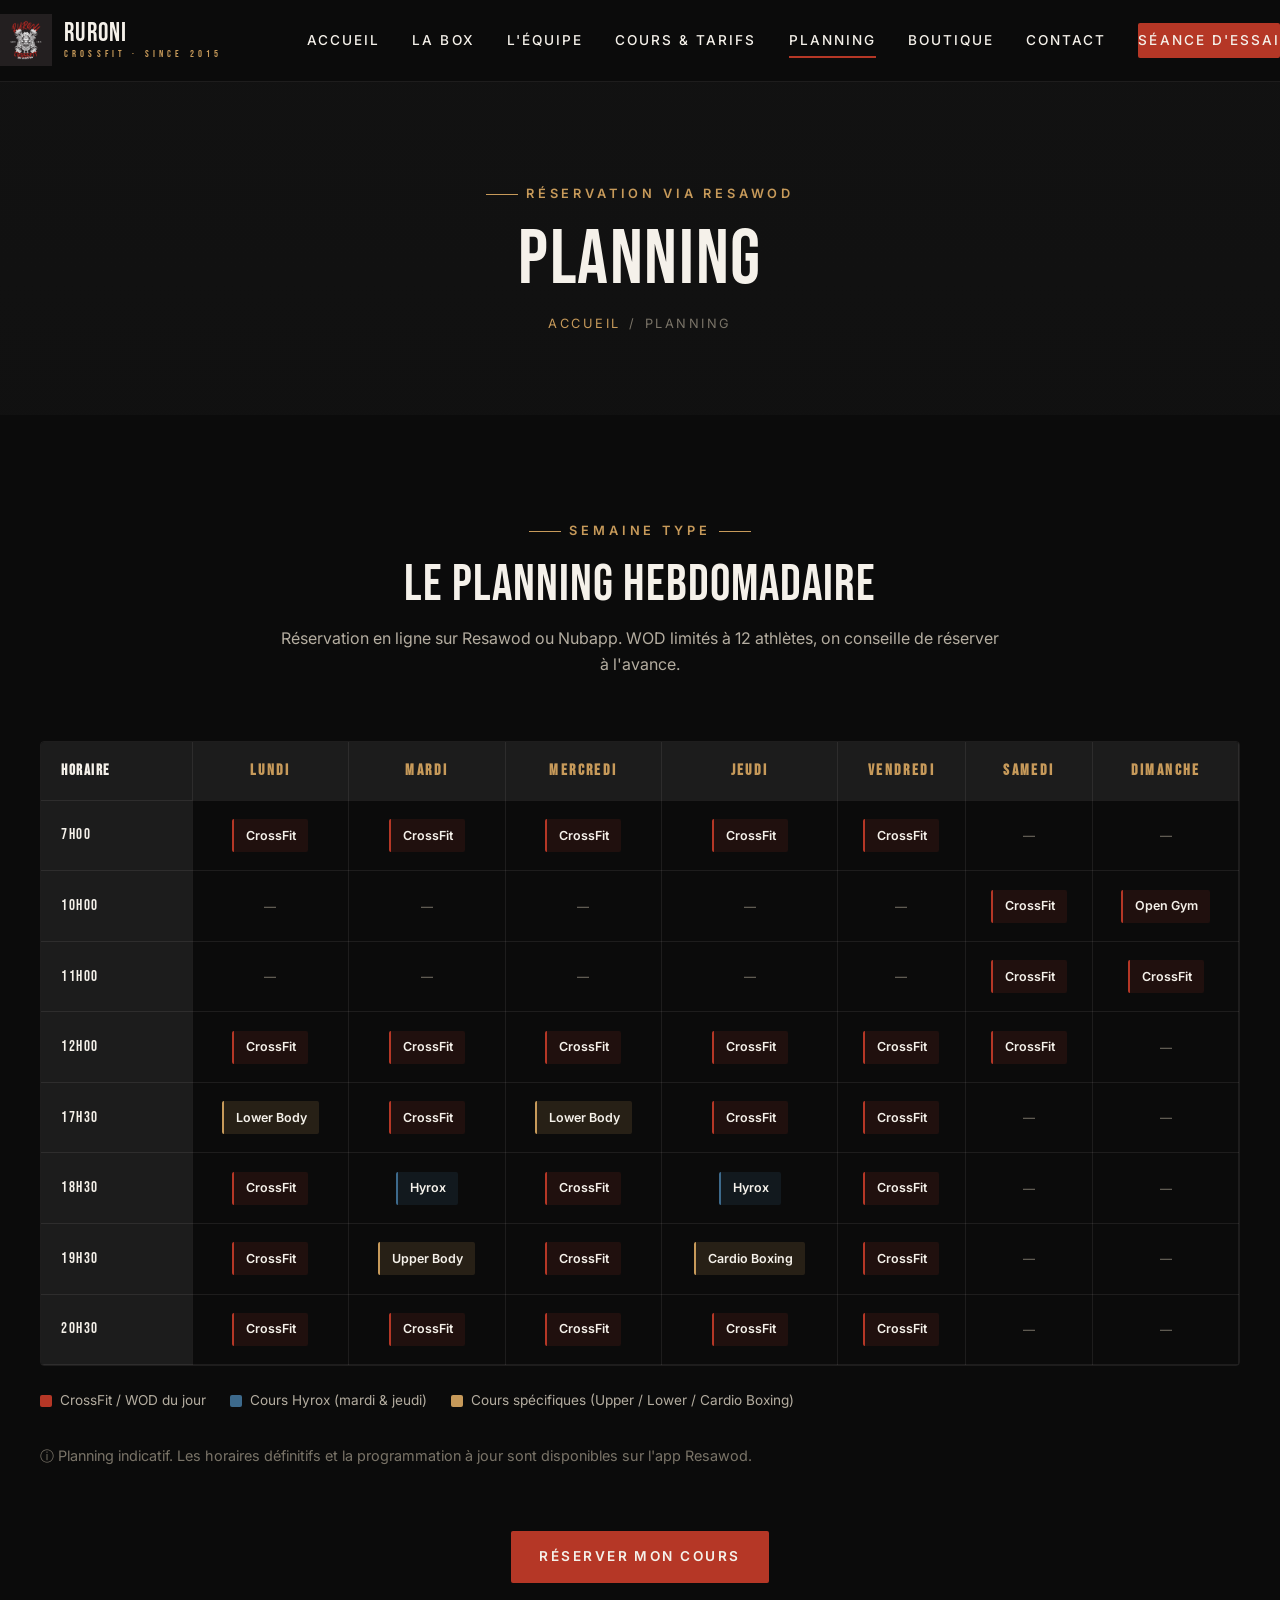
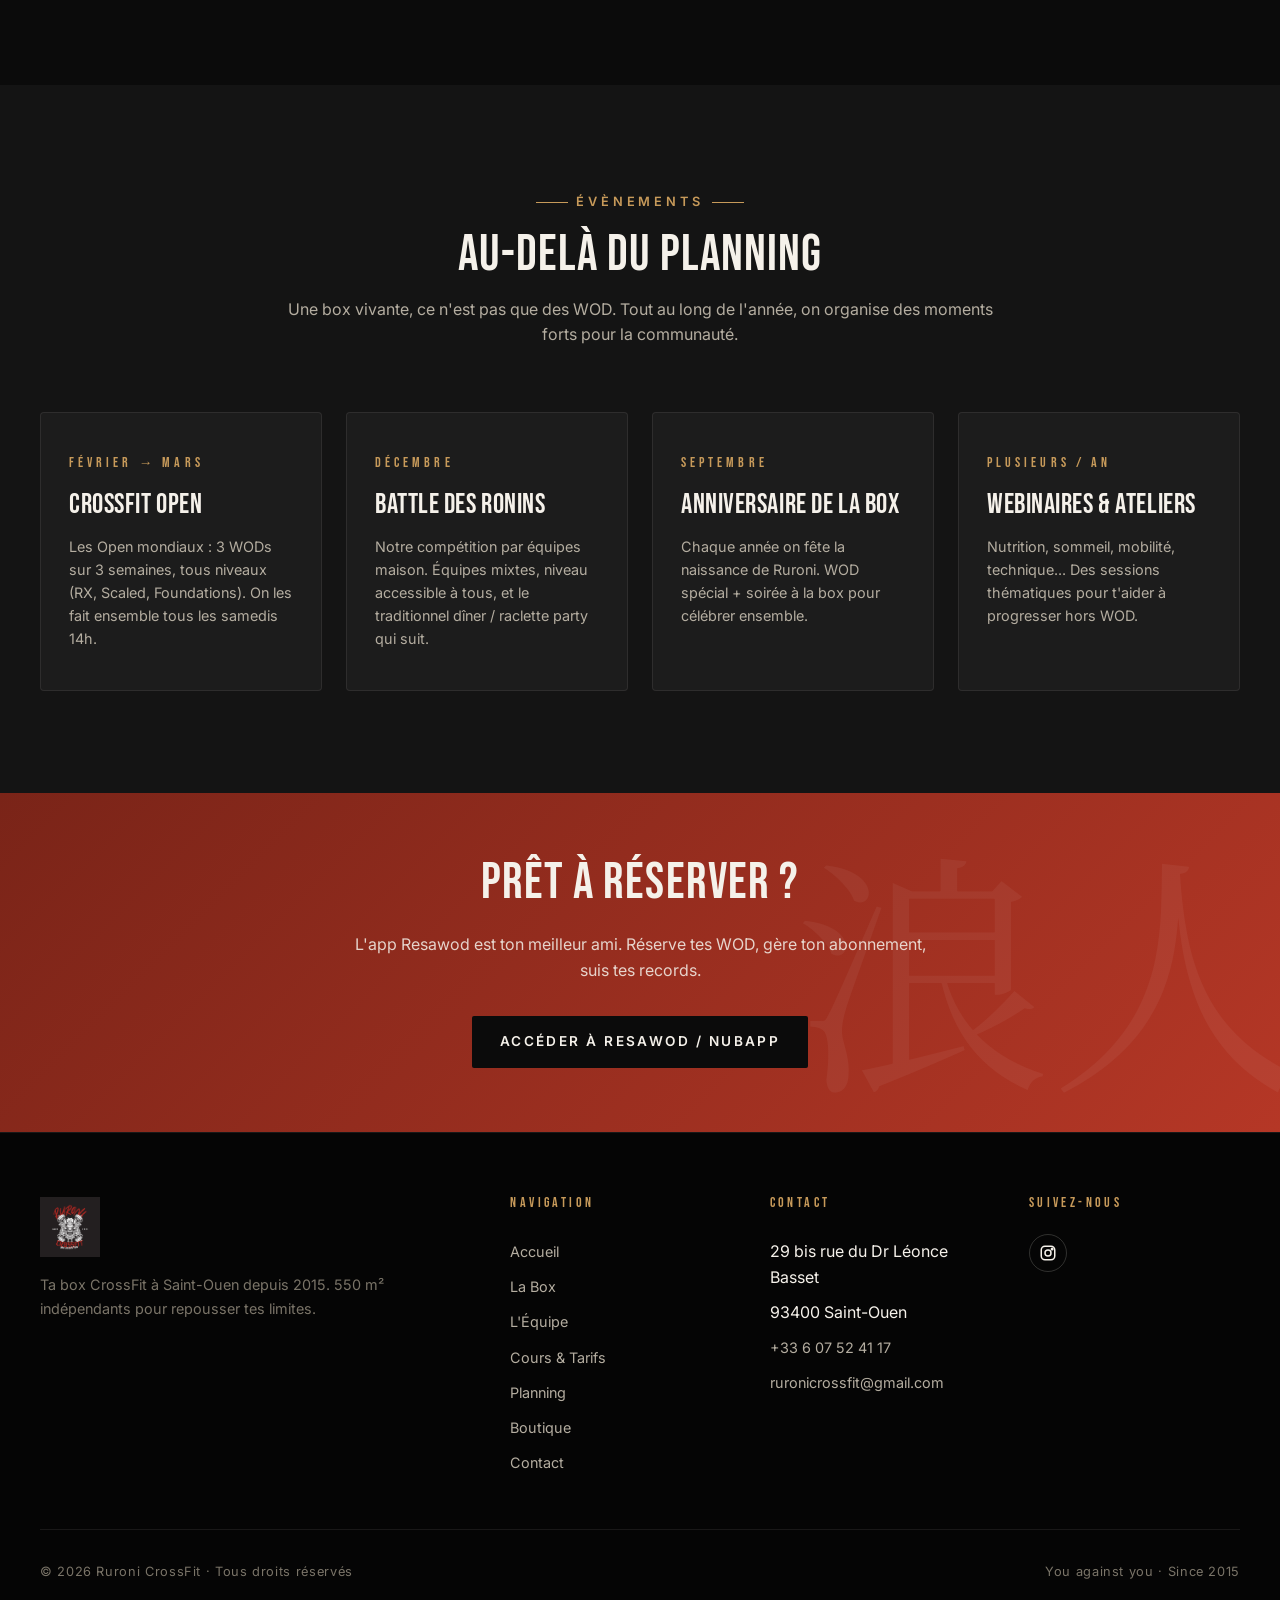
<file: planning.html>
<!DOCTYPE html>
<html lang="fr">
<head>
  <meta charset="UTF-8" />
  <meta name="viewport" content="width=device-width, initial-scale=1.0" />
  <title>Planning — Ruroni CrossFit Saint-Ouen</title>
  <meta name="description" content="Le planning hebdomadaire des cours à Ruroni CrossFit. CrossFit, Hyrox, Cardio Boxing, Upper/Lower Body." />
  <link rel="icon" type="image/png" href="images/logo-mono.png" />
  <link rel="preconnect" href="https://fonts.googleapis.com" />
  <link rel="preconnect" href="https://fonts.gstatic.com" crossorigin />
  <link href="https://fonts.googleapis.com/css2?family=Bebas+Neue&family=Inter:wght@400;500;600;700&family=Noto+Serif+JP:wght@400;700&family=Permanent+Marker&display=swap" rel="stylesheet" />
  <link rel="stylesheet" href="css/style.css" />
</head>
<body>

<header class="header">
  <div class="container header__inner">
    <a href="index.html" class="header__logo">
      <img src="images/logo-mono.png" alt="Ruroni CrossFit" />
      <span class="header__brand">RURONI<span>CROSSFIT · SINCE 2015</span></span>
    </a>
    <nav class="nav">
      <a href="index.html">Accueil</a>
      <a href="la-box.html">La Box</a>
      <a href="coachs.html">L'Équipe</a>
      <a href="cours-tarifs.html">Cours & Tarifs</a>
      <a href="planning.html" class="active">Planning</a>
      <a href="boutique.html">Boutique</a>
      <a href="contact.html">Contact</a>
      <a href="#" data-trigger="trial-modal" class="btn">Séance d'essai</a>
    </nav>
    <button class="menu-toggle" aria-label="Menu"><span></span><span></span><span></span></button>
  </div>
</header>

<section class="page-title">
  <div class="container page-title__content">
    <span class="eyebrow">Réservation via Resawod</span>
    <h1 style="margin-top:1rem;">Planning</h1>
    <div class="breadcrumb"><a href="index.html">Accueil</a><span>/</span>Planning</div>
  </div>
</section>

<section class="section">
  <div class="container">
    <div class="section-head reveal">
      <span class="eyebrow">Semaine type</span>
      <h2>Le planning hebdomadaire</h2>
      <p>Réservation en ligne sur Resawod ou Nubapp. WOD limités à 12 athlètes, on conseille de réserver à l'avance.</p>
    </div>

    <div class="planning reveal">
      <table>
        <thead>
          <tr>
            <th>Horaire</th>
            <th>Lundi</th>
            <th>Mardi</th>
            <th>Mercredi</th>
            <th>Jeudi</th>
            <th>Vendredi</th>
            <th>Samedi</th>
            <th>Dimanche</th>
          </tr>
        </thead>
        <tbody>
          <tr>
            <td>7h00</td>
            <td><span class="slot">CrossFit</span></td>
            <td><span class="slot">CrossFit</span></td>
            <td><span class="slot">CrossFit</span></td>
            <td><span class="slot">CrossFit</span></td>
            <td><span class="slot">CrossFit</span></td>
            <td class="empty">—</td>
            <td class="empty">—</td>
          </tr>
          <tr>
            <td>10h00</td>
            <td class="empty">—</td>
            <td class="empty">—</td>
            <td class="empty">—</td>
            <td class="empty">—</td>
            <td class="empty">—</td>
            <td><span class="slot">CrossFit</span></td>
            <td><span class="slot">Open Gym</span></td>
          </tr>
          <tr>
            <td>11h00</td>
            <td class="empty">—</td>
            <td class="empty">—</td>
            <td class="empty">—</td>
            <td class="empty">—</td>
            <td class="empty">—</td>
            <td><span class="slot">CrossFit</span></td>
            <td><span class="slot">CrossFit</span></td>
          </tr>
          <tr>
            <td>12h00</td>
            <td><span class="slot">CrossFit</span></td>
            <td><span class="slot">CrossFit</span></td>
            <td><span class="slot">CrossFit</span></td>
            <td><span class="slot">CrossFit</span></td>
            <td><span class="slot">CrossFit</span></td>
            <td><span class="slot">CrossFit</span></td>
            <td class="empty">—</td>
          </tr>
          <tr>
            <td>17h30</td>
            <td><span class="slot slot--special">Lower Body</span></td>
            <td><span class="slot">CrossFit</span></td>
            <td><span class="slot slot--special">Lower Body</span></td>
            <td><span class="slot">CrossFit</span></td>
            <td><span class="slot">CrossFit</span></td>
            <td class="empty">—</td>
            <td class="empty">—</td>
          </tr>
          <tr>
            <td>18h30</td>
            <td><span class="slot">CrossFit</span></td>
            <td><span class="slot slot--hyrox">Hyrox</span></td>
            <td><span class="slot">CrossFit</span></td>
            <td><span class="slot slot--hyrox">Hyrox</span></td>
            <td><span class="slot">CrossFit</span></td>
            <td class="empty">—</td>
            <td class="empty">—</td>
          </tr>
          <tr>
            <td>19h30</td>
            <td><span class="slot">CrossFit</span></td>
            <td><span class="slot slot--special">Upper Body</span></td>
            <td><span class="slot">CrossFit</span></td>
            <td><span class="slot slot--special">Cardio Boxing</span></td>
            <td><span class="slot">CrossFit</span></td>
            <td class="empty">—</td>
            <td class="empty">—</td>
          </tr>
          <tr>
            <td>20h30</td>
            <td><span class="slot">CrossFit</span></td>
            <td><span class="slot">CrossFit</span></td>
            <td><span class="slot">CrossFit</span></td>
            <td><span class="slot">CrossFit</span></td>
            <td><span class="slot">CrossFit</span></td>
            <td class="empty">—</td>
            <td class="empty">—</td>
          </tr>
        </tbody>
      </table>
    </div>

    <div class="planning__legend">
      <span>CrossFit / WOD du jour</span>
      <span>Cours Hyrox (mardi & jeudi)</span>
      <span>Cours spécifiques (Upper / Lower / Cardio Boxing)</span>
    </div>

    <p style="margin-top:2rem; color:var(--text-mute); font-size:0.9rem;">
      ⓘ Planning indicatif. Les horaires définitifs et la programmation à jour sont disponibles sur l'app Resawod.
    </p>

    <div class="text-center mt-4">
      <a href="https://sport.nubapp.com/web/setApplication.php?id_application=79691392" target="_blank" rel="noopener" class="btn">Réserver mon cours</a>
    </div>
  </div>
</section>

<!-- Open / Battle des Ronins -->
<section class="section" style="background:var(--bg-mid);">
  <div class="container">
    <div class="section-head reveal">
      <span class="eyebrow">Évènements</span>
      <h2>Au-delà du planning</h2>
      <p>Une box vivante, ce n'est pas que des WOD. Tout au long de l'année, on organise des moments forts pour la communauté.</p>
    </div>
    <div class="programs reveal">
      <div class="program">
        <span class="program__num">FÉVRIER → MARS</span>
        <h3 class="program__title">CrossFit Open</h3>
        <p class="program__desc">Les Open mondiaux : 3 WODs sur 3 semaines, tous niveaux (RX, Scaled, Foundations). On les fait ensemble tous les samedis 14h.</p>
      </div>
      <div class="program">
        <span class="program__num">DÉCEMBRE</span>
        <h3 class="program__title">Battle des Ronins</h3>
        <p class="program__desc">Notre compétition par équipes maison. Équipes mixtes, niveau accessible à tous, et le traditionnel dîner / raclette party qui suit.</p>
      </div>
      <div class="program">
        <span class="program__num">SEPTEMBRE</span>
        <h3 class="program__title">Anniversaire de la box</h3>
        <p class="program__desc">Chaque année on fête la naissance de Ruroni. WOD spécial + soirée à la box pour célébrer ensemble.</p>
      </div>
      <div class="program">
        <span class="program__num">PLUSIEURS / AN</span>
        <h3 class="program__title">Webinaires & ateliers</h3>
        <p class="program__desc">Nutrition, sommeil, mobilité, technique... Des sessions thématiques pour t'aider à progresser hors WOD.</p>
      </div>
    </div>
  </div>
</section>

<section class="cta-banner">
  <div class="container">
    <h2>Prêt à réserver ?</h2>
    <p>L'app Resawod est ton meilleur ami. Réserve tes WOD, gère ton abonnement, suis tes records.</p>
    <a href="https://sport.nubapp.com/web/setApplication.php?id_application=79691392" target="_blank" rel="noopener" class="btn">Accéder à Resawod / Nubapp</a>
  </div>
</section>

<footer class="footer">
  <div class="container">
    <div class="footer__grid">
      <div class="footer__brand">
        <img src="images/logo-mono.png" alt="Ruroni CrossFit" />
        <p>Ta box CrossFit à Saint-Ouen depuis 2015. 550 m² indépendants pour repousser tes limites.</p>
      </div>
      <div class="footer__col">
        <h4>NAVIGATION</h4>
        <ul>
          <li><a href="index.html">Accueil</a></li>
          <li><a href="la-box.html">La Box</a></li>
          <li><a href="coachs.html">L'Équipe</a></li>
          <li><a href="cours-tarifs.html">Cours & Tarifs</a></li>
          <li><a href="planning.html">Planning</a></li>
          <li><a href="boutique.html\">Boutique</a></li>
          <li><a href="contact.html">Contact</a></li>
        </ul>
      </div>
      <div class="footer__col">
        <h4>CONTACT</h4>
        <ul>
          <li>29 bis rue du Dr Léonce Basset</li>
          <li>93400 Saint-Ouen</li>
          <li><a href="tel:+33607524117">+33 6 07 52 41 17</a></li>
          <li><a href="mailto:ruronicrossfit@gmail.com">ruronicrossfit@gmail.com</a></li>
        </ul>
      </div>
      <div class="footer__col">
        <h4>SUIVEZ-NOUS</h4>
        <div class="footer__social">
          <a href="https://www.instagram.com/ruroni_crossfit/" target="_blank" aria-label="Instagram">
            <svg width="18" height="18" viewBox="0 0 24 24" fill="none" stroke="currentColor" stroke-width="2"><rect x="3" y="3" width="18" height="18" rx="5"/><circle cx="12" cy="12" r="4"/><circle cx="17.5" cy="6.5" r="1" fill="currentColor"/></svg>
          </a>
        </div>
      </div>
    </div>
    <div class="footer__bottom">
      <div>© 2026 Ruroni CrossFit · Tous droits réservés</div>
      <div>You against you · Since 2015</div>
    </div>
  </div>
</footer>

<script src="js/config.js"></script>
<script src="js/main.js"></script>
</body>
</html>
</file>
<file: css/style.css>
/* =========================================================
   RURONI CROSSFIT — Identité visuelle
   Palette extraite du logo samouraï : rouge profond, crème, bronze, charbon
   ========================================================= */

:root {
  --bg-dark: #0b0b0b;
  --bg-mid: #141414;
  --bg-card: #1c1c1c;
  --bg-cream: #f5f1ea;
  --bg-cream-2: #ebe5d8;
  --red: #b53726;
  --red-hover: #d04432;
  --red-dark: #7a2418;
  --bronze: #c79a5a;
  --steel: #3d6a8c;
  --text: #f5f1ea;
  --text-dim: #b4ada0;
  --text-mute: #7a7468;
  --border: rgba(245, 241, 234, 0.08);
  --border-strong: rgba(245, 241, 234, 0.18);
}

* { box-sizing: border-box; margin: 0; padding: 0; }

html { scroll-behavior: smooth; }

body {
  font-family: 'Inter', -apple-system, BlinkMacSystemFont, sans-serif;
  background: var(--bg-dark);
  color: var(--text);
  line-height: 1.6;
  font-size: 16px;
  -webkit-font-smoothing: antialiased;
  overflow-x: hidden;
}

img { max-width: 100%; height: auto; display: block; }
a { color: inherit; text-decoration: none; transition: color .2s ease; }
a:hover { color: var(--red-hover); }

/* === Typography === */
h1, h2, h3, h4 {
  font-family: 'Bebas Neue', 'Arial Narrow', sans-serif;
  font-weight: 400;
  letter-spacing: 0.02em;
  line-height: 1;
}

h1 { font-size: clamp(2.5rem, 6vw, 5.5rem); }
h2 { font-size: clamp(2rem, 4vw, 3.5rem); }
h3 { font-size: clamp(1.4rem, 2.5vw, 2rem); }
h4 { font-size: 1.25rem; letter-spacing: 0.08em; text-transform: uppercase; }

.brush {
  font-family: 'Yuji Mai', 'Permanent Marker', cursive;
  color: var(--red);
  font-weight: 400;
}

.kanji {
  font-family: 'Noto Serif JP', serif;
  color: var(--red);
  opacity: 0.4;
}

.eyebrow {
  font-size: 0.8rem;
  letter-spacing: 0.3em;
  text-transform: uppercase;
  color: var(--bronze);
  font-weight: 600;
  display: inline-block;
  position: relative;
  padding-left: 2.5rem;
}
.eyebrow::before {
  content: '';
  position: absolute;
  left: 0; top: 50%;
  width: 2rem; height: 1px;
  background: var(--bronze);
}

/* === Layout === */
.container {
  max-width: 1280px;
  margin: 0 auto;
  padding: 0 clamp(1.25rem, 4vw, 2.5rem);
}

.section { padding: clamp(4rem, 8vw, 7rem) 0; }
.section--cream { background: var(--bg-cream); color: #1a1a1a; }
.section--cream h1, .section--cream h2, .section--cream h3, .section--cream h4 { color: #1a1a1a; }
.section--cream .eyebrow { color: var(--red); }
.section--cream .eyebrow::before { background: var(--red); }

/* === Header === */
.header {
  position: fixed;
  top: 0; left: 0; right: 0;
  z-index: 100;
  background: rgba(11, 11, 11, 0.85);
  backdrop-filter: blur(12px);
  -webkit-backdrop-filter: blur(12px);
  border-bottom: 1px solid var(--border);
  transition: background .3s ease;
}
.header__inner {
  display: flex;
  align-items: center;
  justify-content: space-between;
  padding: 0.9rem 0;
}
.header__logo {
  display: flex;
  align-items: center;
  gap: 0.75rem;
}
.header__logo img {
  height: 52px;
  width: auto;
}
.header__brand {
  font-family: 'Bebas Neue', sans-serif;
  font-size: 1.6rem;
  letter-spacing: 0.05em;
  line-height: 1;
  color: var(--text);
}
.header__brand span {
  display: block;
  font-size: 0.65rem;
  letter-spacing: 0.4em;
  color: var(--bronze);
  margin-top: 2px;
}

.nav {
  display: flex;
  align-items: center;
  gap: 2rem;
}
.nav a {
  font-size: 0.85rem;
  letter-spacing: 0.15em;
  text-transform: uppercase;
  font-weight: 500;
  position: relative;
  padding: 0.4rem 0;
}
.nav a::after {
  content: '';
  position: absolute;
  bottom: 0; left: 0;
  width: 0; height: 2px;
  background: var(--red);
  transition: width .25s ease;
}
.nav a:hover::after, .nav a.active::after { width: 100%; }
.nav a.active { color: var(--text); }

.btn {
  display: inline-flex;
  align-items: center;
  gap: 0.5rem;
  padding: 0.95rem 1.75rem;
  background: var(--red);
  color: var(--text);
  font-size: 0.85rem;
  letter-spacing: 0.18em;
  text-transform: uppercase;
  font-weight: 600;
  border: none;
  cursor: pointer;
  transition: all .2s ease;
  border-radius: 2px;
}
.btn:hover { background: var(--red-hover); color: var(--text); transform: translateY(-2px); }
.btn--outline {
  background: transparent;
  border: 1.5px solid var(--text);
  color: var(--text);
}
.btn--outline:hover { background: var(--text); color: var(--bg-dark); }
.btn--cream {
  background: var(--bg-cream);
  color: #1a1a1a;
}
.btn--cream:hover { background: white; color: #1a1a1a; }

.menu-toggle {
  display: none;
  background: var(--red);
  border: none;
  color: var(--text);
  cursor: pointer;
  padding: 0;
  width: 48px; height: 48px;
  border-radius: 4px;
  align-items: center;
  justify-content: center;
  flex-direction: column;
  gap: 5px;
  position: relative;
  z-index: 110;
  transition: background .2s ease;
  box-shadow: 0 4px 14px rgba(181, 55, 38, 0.35);
}
.menu-toggle:hover { background: var(--red-hover); }
.menu-toggle span {
  display: block;
  width: 22px; height: 2.5px;
  background: var(--text);
  border-radius: 2px;
  transition: all .25s ease;
  transform-origin: center;
}
.menu-toggle.open span:nth-child(1) { transform: translateY(7.5px) rotate(45deg); }
.menu-toggle.open span:nth-child(2) { opacity: 0; transform: scaleX(0); }
.menu-toggle.open span:nth-child(3) { transform: translateY(-7.5px) rotate(-45deg); }

/* === Hero === */
.hero {
  position: relative;
  min-height: 100vh;
  display: flex;
  align-items: center;
  padding-top: 90px;
  overflow: hidden;
  background: var(--bg-dark);
}
.hero__bg {
  position: absolute;
  inset: 0;
  background-image:
    linear-gradient(180deg, rgba(11,11,11,0.6) 0%, rgba(11,11,11,0.85) 60%, rgba(11,11,11,0.95) 100%),
    url('https://images.unsplash.com/photo-1534438327276-14e5300c3a48?auto=format&fit=crop&w=2000&q=70');
  background-size: cover;
  background-position: center;
  filter: grayscale(0.4);
}
.hero__bg::after {
  content: '';
  position: absolute;
  inset: 0;
  background:
    radial-gradient(circle at 70% 30%, rgba(181, 55, 38, 0.18), transparent 50%),
    linear-gradient(135deg, transparent 50%, rgba(11,11,11,0.5) 100%);
}
.hero__content {
  position: relative;
  z-index: 2;
  max-width: 900px;
}
.hero__kanji {
  font-family: 'Noto Serif JP', serif;
  position: absolute;
  right: -10%;
  top: 15%;
  font-size: clamp(10rem, 30vw, 22rem);
  color: var(--red);
  opacity: 0.08;
  line-height: 1;
  z-index: 1;
  user-select: none;
}
.hero__eyebrow {
  margin-bottom: 1.5rem;
}
.hero__title {
  font-size: clamp(3rem, 8vw, 7rem);
  line-height: 0.95;
  margin-bottom: 1.5rem;
}
.hero__title .accent { color: var(--red); }
.hero__title .brush {
  display: block;
  font-size: clamp(2.5rem, 6vw, 5rem);
  transform: rotate(-2deg);
  margin: 0.5rem 0;
}
.hero__sub {
  font-size: clamp(1rem, 1.5vw, 1.2rem);
  color: var(--text-dim);
  max-width: 580px;
  margin-bottom: 2.5rem;
  line-height: 1.7;
}
.hero__ctas {
  display: flex;
  gap: 1rem;
  flex-wrap: wrap;
}
.hero__scroll {
  position: absolute;
  bottom: 2rem;
  left: 50%;
  transform: translateX(-50%);
  font-size: 0.7rem;
  letter-spacing: 0.4em;
  text-transform: uppercase;
  color: var(--text-mute);
  z-index: 2;
  animation: bounce 2s infinite;
}
@keyframes bounce {
  0%, 100% { transform: translate(-50%, 0); }
  50% { transform: translate(-50%, 10px); }
}

/* === Stats grid (Naya-style) === */
.stats {
  background: var(--bg-cream);
  color: #1a1a1a;
  padding: 0;
}
.stats__grid {
  display: grid;
  grid-template-columns: repeat(4, 1fr);
}
.stat {
  position: relative;
  padding: 4rem 2rem;
  text-align: center;
  border-right: 1px solid rgba(0,0,0,0.08);
  overflow: hidden;
}
.stat:last-child { border-right: none; }
.stat__img {
  position: absolute;
  inset: 0;
  background-size: cover;
  background-position: center;
  opacity: 0.18;
  transition: opacity .4s ease;
}
.stat:hover .stat__img { opacity: 0.32; }
.stat__inner { position: relative; z-index: 2; }
.stat__number {
  font-family: 'Bebas Neue', sans-serif;
  font-size: clamp(3rem, 6vw, 5rem);
  color: #1a1a1a;
  line-height: 1;
  margin-bottom: 0.5rem;
}
.stat__label {
  font-size: 0.95rem;
  color: #4a4a4a;
  line-height: 1.5;
  max-width: 220px;
  margin: 0 auto;
}

/* === Section header === */
.section-head { text-align: center; max-width: 720px; margin: 0 auto 4rem; }
.section-head .eyebrow { padding-left: 2.5rem; padding-right: 2.5rem; }
.section-head .eyebrow::after {
  content: '';
  position: absolute;
  right: 0; top: 50%;
  width: 2rem; height: 1px;
  background: var(--bronze);
}
.section--cream .section-head .eyebrow::after { background: var(--red); }
.section-head h2 { margin: 1rem 0; }
.section-head p { color: var(--text-dim); }
.section--cream .section-head p { color: #4a4a4a; }

/* === Programs (cours spécifiques) === */
.programs {
  display: grid;
  grid-template-columns: repeat(auto-fit, minmax(240px, 1fr));
  gap: 1.5rem;
}
.program {
  position: relative;
  padding: 2.5rem 1.75rem;
  background: var(--bg-card);
  border: 1px solid var(--border);
  border-radius: 4px;
  overflow: hidden;
  transition: all .3s ease;
}
.program::before {
  content: '';
  position: absolute;
  top: 0; left: 0;
  width: 100%; height: 3px;
  background: var(--red);
  transform: scaleX(0);
  transform-origin: left;
  transition: transform .3s ease;
}
.program:hover {
  transform: translateY(-4px);
  border-color: var(--border-strong);
}
.program:hover::before { transform: scaleX(1); }
.program__num {
  font-family: 'Bebas Neue', sans-serif;
  font-size: 0.85rem;
  color: var(--bronze);
  letter-spacing: 0.3em;
  margin-bottom: 1rem;
  display: block;
}
.program__title {
  font-family: 'Bebas Neue', sans-serif;
  font-size: 1.75rem;
  margin-bottom: 1rem;
  color: var(--text);
}
.program__desc {
  font-size: 0.9rem;
  color: var(--text-dim);
  line-height: 1.6;
}

/* === Coaches === */
.coaches {
  display: grid;
  grid-template-columns: repeat(auto-fit, minmax(260px, 1fr));
  gap: 2rem;
}
.coach {
  text-align: center;
}
.coach__portrait {
  position: relative;
  aspect-ratio: 1 / 1.1;
  border-radius: 4px;
  margin-bottom: 1.5rem;
  overflow: hidden;
  background: linear-gradient(135deg, #1a1a1a 0%, #2a2a2a 50%, #1a1a1a 100%);
  display: flex;
  align-items: center;
  justify-content: center;
  border: 1px solid var(--border);
  transition: all .3s ease;
}
.coach__portrait::before {
  content: '';
  position: absolute;
  inset: 0;
  background:
    radial-gradient(circle at 50% 30%, rgba(181, 55, 38, 0.15), transparent 60%);
}
.coach__portrait::after {
  content: '';
  position: absolute;
  inset: 0;
  background: linear-gradient(180deg, transparent 40%, rgba(0,0,0,0.6) 100%);
}
.coach:hover .coach__portrait {
  border-color: var(--red);
  transform: translateY(-4px);
}
.coach__img {
  position: absolute;
  inset: 0;
  background-size: cover;
  background-position: center top;
  filter: grayscale(0.2) contrast(1.05);
}
.coach__initials {
  position: relative;
  z-index: 2;
  font-family: 'Bebas Neue', sans-serif;
  font-size: 5rem;
  color: var(--bronze);
  opacity: 0.5;
  letter-spacing: 0.05em;
}
.coach__badge {
  position: absolute;
  top: 1rem; right: 1rem;
  z-index: 3;
  background: var(--red);
  color: var(--text);
  font-size: 0.65rem;
  letter-spacing: 0.2em;
  padding: 0.25rem 0.6rem;
  text-transform: uppercase;
  border-radius: 2px;
}
.coach__name {
  font-family: 'Bebas Neue', sans-serif;
  font-size: 1.8rem;
  margin-bottom: 0.25rem;
}
.coach__role {
  font-size: 0.85rem;
  letter-spacing: 0.15em;
  text-transform: uppercase;
  color: var(--red);
  margin-bottom: 0.75rem;
}
.coach__creds {
  font-size: 0.85rem;
  color: var(--text-dim);
  line-height: 1.6;
}

/* === Box presentation (split) === */
.split {
  display: grid;
  grid-template-columns: 1fr 1fr;
  gap: 4rem;
  align-items: center;
}
.split__media {
  position: relative;
  aspect-ratio: 4 / 5;
  background-size: cover;
  background-position: center;
  border-radius: 4px;
  overflow: hidden;
}
.split__media::before {
  content: '';
  position: absolute;
  inset: 0;
  background: linear-gradient(135deg, transparent 60%, rgba(181, 55, 38, 0.2) 100%);
}
.split__badge {
  position: absolute;
  bottom: -30px; right: -30px;
  background: var(--red);
  color: var(--text);
  padding: 2rem 2.5rem;
  text-align: center;
  font-family: 'Bebas Neue', sans-serif;
  z-index: 2;
}
.split__badge .num { font-size: 3rem; line-height: 1; display: block; }
.split__badge .lbl { font-size: 0.7rem; letter-spacing: 0.3em; }
.split__content h2 { margin-bottom: 1.5rem; }
.split__content p { color: var(--text-dim); margin-bottom: 1rem; }
.split__list { list-style: none; margin-top: 2rem; }
.split__list li {
  display: flex;
  align-items: flex-start;
  gap: 1rem;
  padding: 0.75rem 0;
  border-bottom: 1px solid var(--border);
  color: var(--text-dim);
}
.split__list li::before {
  content: '◆';
  color: var(--red);
  font-size: 0.7rem;
  margin-top: 0.45rem;
}

/* === Gallery === */
.gallery {
  display: grid;
  grid-template-columns: repeat(4, 1fr);
  gap: 0.75rem;
}
.gallery__item {
  aspect-ratio: 1;
  background-size: cover;
  background-position: center;
  border-radius: 2px;
  position: relative;
  overflow: hidden;
  cursor: pointer;
  transition: all .3s ease;
}
.gallery__item:hover { transform: scale(0.98); }
.gallery__item::after {
  content: '';
  position: absolute;
  inset: 0;
  background: linear-gradient(180deg, transparent 60%, rgba(0,0,0,0.6) 100%);
}
.gallery__item--wide {
  grid-column: span 2;
  aspect-ratio: 2;
}

/* === Pricing === */
.pricing {
  display: grid;
  grid-template-columns: repeat(auto-fit, minmax(280px, 1fr));
  gap: 2rem;
  max-width: 1100px;
  margin: 0 auto;
}
.price {
  background: var(--bg-card);
  border: 1px solid var(--border);
  padding: 2.5rem 2rem;
  border-radius: 4px;
  position: relative;
  transition: all .3s ease;
}
.price--featured {
  border-color: var(--red);
  transform: scale(1.03);
  background: linear-gradient(180deg, #1f1612 0%, var(--bg-card) 100%);
}
.price--featured::before {
  content: 'POPULAIRE';
  position: absolute;
  top: -12px; left: 50%;
  transform: translateX(-50%);
  background: var(--red);
  color: var(--text);
  font-family: 'Bebas Neue', sans-serif;
  font-size: 0.85rem;
  letter-spacing: 0.25em;
  padding: 0.35rem 1rem;
  border-radius: 2px;
}
.price__name {
  font-family: 'Bebas Neue', sans-serif;
  font-size: 1.5rem;
  color: var(--bronze);
  letter-spacing: 0.1em;
  margin-bottom: 0.5rem;
}
.price__amount {
  font-family: 'Bebas Neue', sans-serif;
  font-size: 3.5rem;
  color: var(--text);
  line-height: 1;
}
.price__amount sup { font-size: 1rem; color: var(--text-dim); margin-left: 0.25rem; }
.price__period { font-size: 0.85rem; color: var(--text-mute); margin-bottom: 1.5rem; display: block; }
.price__list {
  list-style: none;
  margin: 1.5rem 0;
  padding: 1.5rem 0;
  border-top: 1px solid var(--border);
}
.price__list li {
  padding: 0.5rem 0;
  font-size: 0.9rem;
  color: var(--text-dim);
  position: relative;
  padding-left: 1.5rem;
}
.price__list li::before {
  content: '✓';
  position: absolute;
  left: 0;
  color: var(--red);
  font-weight: 700;
}

/* === Planning table === */
.planning {
  overflow-x: auto;
  border: 1px solid var(--border);
  border-radius: 4px;
}
.planning table {
  width: 100%;
  border-collapse: collapse;
  min-width: 800px;
}
.planning th, .planning td {
  padding: 1rem 0.5rem;
  text-align: center;
  border-right: 1px solid var(--border);
  border-bottom: 1px solid var(--border);
  font-size: 0.85rem;
}
.planning th {
  background: var(--bg-card);
  font-family: 'Bebas Neue', sans-serif;
  font-size: 1rem;
  letter-spacing: 0.15em;
  color: var(--bronze);
  text-transform: uppercase;
}
.planning th:first-child, .planning td:first-child {
  background: var(--bg-card);
  font-family: 'Bebas Neue', sans-serif;
  font-size: 0.95rem;
  letter-spacing: 0.1em;
  color: var(--text);
  text-transform: uppercase;
  text-align: left;
  padding-left: 1.25rem;
  min-width: 110px;
}
.planning td .slot {
  display: inline-block;
  padding: 0.4rem 0.75rem;
  background: rgba(181, 55, 38, 0.12);
  border-left: 2px solid var(--red);
  color: var(--text);
  font-weight: 600;
  border-radius: 2px;
  margin: 0.15rem 0;
  font-size: 0.78rem;
}
.planning td .slot--hyrox {
  background: rgba(61, 106, 140, 0.15);
  border-left-color: var(--steel);
}
.planning td .slot--special {
  background: rgba(199, 154, 90, 0.15);
  border-left-color: var(--bronze);
}
.planning td.empty { color: var(--text-mute); font-size: 0.75rem; }
.planning__legend {
  display: flex;
  gap: 1.5rem;
  margin-top: 1.5rem;
  flex-wrap: wrap;
  font-size: 0.85rem;
  color: var(--text-dim);
}
.planning__legend span {
  display: inline-flex;
  align-items: center;
  gap: 0.5rem;
}
.planning__legend span::before {
  content: '';
  width: 12px; height: 12px;
  background: var(--red);
  border-radius: 2px;
}
.planning__legend span:nth-child(2)::before { background: var(--steel); }
.planning__legend span:nth-child(3)::before { background: var(--bronze); }

/* === Contact / Form === */
.contact-grid {
  display: grid;
  grid-template-columns: 1fr 1fr;
  gap: 4rem;
}
.contact-info { padding: 0; }
.contact-info h3 { color: var(--text); margin-bottom: 1.5rem; }
.contact-info__item {
  display: flex;
  gap: 1rem;
  padding: 1.25rem 0;
  border-bottom: 1px solid var(--border);
}
.contact-info__item .icon {
  flex-shrink: 0;
  width: 36px; height: 36px;
  background: rgba(181, 55, 38, 0.15);
  border-radius: 50%;
  display: flex;
  align-items: center;
  justify-content: center;
  color: var(--red);
  font-weight: 700;
}
.contact-info__item .label {
  font-size: 0.75rem;
  letter-spacing: 0.2em;
  text-transform: uppercase;
  color: var(--bronze);
  margin-bottom: 0.25rem;
}
.contact-info__item .value { color: var(--text); }
.contact-info__item .value a { color: var(--text); }
.contact-info__item .value a:hover { color: var(--red); }

.form {
  background: var(--bg-card);
  border: 1px solid var(--border);
  padding: 2.5rem;
  border-radius: 4px;
}
.form__row { margin-bottom: 1.25rem; }
.form__row label {
  display: block;
  font-size: 0.75rem;
  letter-spacing: 0.18em;
  text-transform: uppercase;
  color: var(--bronze);
  margin-bottom: 0.5rem;
}
.form__row input,
.form__row textarea,
.form__row select {
  width: 100%;
  padding: 0.85rem 1rem;
  background: var(--bg-mid);
  border: 1px solid var(--border-strong);
  color: var(--text);
  font-family: inherit;
  font-size: 0.95rem;
  border-radius: 2px;
  transition: border-color .2s;
}
.form__row input:focus,
.form__row textarea:focus,
.form__row select:focus {
  outline: none;
  border-color: var(--red);
}
.form__row textarea { resize: vertical; min-height: 120px; }
.form__row--double { display: grid; grid-template-columns: 1fr 1fr; gap: 1rem; }

/* === CTA banner === */
.cta-banner {
  background: linear-gradient(135deg, var(--red-dark) 0%, var(--red) 100%);
  padding: 4rem 0;
  text-align: center;
  position: relative;
  overflow: hidden;
}
.cta-banner::before {
  content: '浪人';
  font-family: 'Noto Serif JP', serif;
  position: absolute;
  right: -2%;
  top: 50%;
  transform: translateY(-50%);
  font-size: 16rem;
  color: rgba(255,255,255,0.05);
  line-height: 1;
}
.cta-banner h2 {
  color: var(--text);
  margin-bottom: 1.5rem;
  position: relative;
  z-index: 2;
}
.cta-banner p {
  color: rgba(245,241,234,0.85);
  margin-bottom: 2rem;
  max-width: 600px;
  margin-left: auto;
  margin-right: auto;
  position: relative;
  z-index: 2;
}
.cta-banner .btn { position: relative; z-index: 2; background: var(--bg-dark); }
.cta-banner .btn:hover { background: var(--bg-cream); color: var(--bg-dark); }

/* === Footer === */
.footer {
  background: #050505;
  padding: 4rem 0 2rem;
  border-top: 1px solid var(--border);
}
.footer__grid {
  display: grid;
  grid-template-columns: 2fr 1fr 1fr 1fr;
  gap: 3rem;
  margin-bottom: 3rem;
}
.footer__brand img { height: 60px; margin-bottom: 1rem; }
.footer__brand p { color: var(--text-mute); font-size: 0.9rem; line-height: 1.7; }
.footer__col h4 {
  color: var(--bronze);
  font-size: 0.85rem;
  letter-spacing: 0.25em;
  margin-bottom: 1.5rem;
}
.footer__col ul { list-style: none; }
.footer__col ul li { padding: 0.3rem 0; }
.footer__col ul a { color: var(--text-dim); font-size: 0.9rem; }
.footer__col ul a:hover { color: var(--red); }
.footer__social { display: flex; gap: 1rem; }
.footer__social a {
  width: 38px; height: 38px;
  border: 1px solid var(--border-strong);
  display: flex;
  align-items: center;
  justify-content: center;
  border-radius: 50%;
  transition: all .2s;
}
.footer__social a:hover {
  background: var(--red);
  border-color: var(--red);
}
.footer__bottom {
  padding-top: 2rem;
  border-top: 1px solid var(--border);
  display: flex;
  justify-content: space-between;
  align-items: center;
  font-size: 0.8rem;
  color: var(--text-mute);
  letter-spacing: 0.05em;
  flex-wrap: wrap;
  gap: 1rem;
}

/* === Page title (sub-pages) === */
.page-title {
  padding: 180px 0 80px;
  position: relative;
  background: var(--bg-mid);
  overflow: hidden;
}
.page-title::before {
  content: '';
  position: absolute;
  inset: 0;
  background-image: linear-gradient(180deg, rgba(11,11,11,0.6), rgba(11,11,11,0.95)),
    url('https://images.unsplash.com/photo-1517836357463-d25dfeac3438?auto=format&fit=crop&w=2000&q=70');
  background-size: cover;
  background-position: center;
  opacity: 0.4;
}
.page-title__content { position: relative; z-index: 2; text-align: center; }
.page-title h1 { margin-bottom: 1rem; }
.page-title .breadcrumb {
  font-size: 0.8rem;
  letter-spacing: 0.2em;
  text-transform: uppercase;
  color: var(--text-mute);
}
.page-title .breadcrumb a { color: var(--bronze); }
.page-title .breadcrumb span { margin: 0 0.5rem; color: var(--text-mute); }

/* === Schedule small (homepage teaser) === */
.hours-grid {
  display: grid;
  grid-template-columns: repeat(7, 1fr);
  gap: 0.75rem;
  margin-top: 2rem;
}
.day {
  padding: 1.25rem 0.75rem;
  background: var(--bg-card);
  border: 1px solid var(--border);
  border-radius: 4px;
  text-align: center;
}
.day__name {
  font-family: 'Bebas Neue', sans-serif;
  font-size: 1rem;
  color: var(--bronze);
  letter-spacing: 0.15em;
  margin-bottom: 0.5rem;
}
.day__hours { font-size: 0.75rem; color: var(--text-dim); line-height: 1.5; }

/* === Map === */
.map-wrap {
  border-radius: 4px;
  overflow: hidden;
  border: 1px solid var(--border-strong);
  filter: grayscale(0.4) contrast(1.1);
}
.map-wrap iframe {
  width: 100%;
  height: 380px;
  border: none;
  display: block;
}

/* === Responsive === */
@media (max-width: 1024px) {
  .stats__grid { grid-template-columns: repeat(2, 1fr); }
  .stat { border-bottom: 1px solid rgba(0,0,0,0.08); }
  .stat:nth-child(2) { border-right: none; }
  .footer__grid { grid-template-columns: 1fr 1fr; gap: 2rem; }
  .split { gap: 2.5rem; }
  .gallery { grid-template-columns: repeat(2, 1fr); }
}

@media (max-width: 768px) {
  .menu-toggle { display: flex; }
  .nav {
    position: fixed;
    top: 0; right: 0; bottom: 0; left: 0;
    width: 100%;
    height: 100vh;
    background: var(--bg-dark);
    background-image:
      radial-gradient(circle at 80% 20%, rgba(181, 55, 38, 0.15), transparent 60%),
      linear-gradient(180deg, #0b0b0b 0%, #050505 100%);
    flex-direction: column;
    align-items: flex-start;
    justify-content: center;
    padding: 5rem 2.5rem 2rem;
    gap: 0;
    transform: translateX(100%);
    transition: transform .35s cubic-bezier(0.4, 0, 0.2, 1);
    z-index: 105;
    overflow-y: auto;
  }
  .nav.open { transform: translateX(0); }
  .nav a {
    font-size: 1.6rem;
    font-family: 'Bebas Neue', sans-serif;
    letter-spacing: 0.15em;
    padding: 1.2rem 0;
    width: 100%;
    border-bottom: 1px solid var(--border);
    color: var(--text);
  }
  .nav a::after { display: none; }
  .nav a.active { color: var(--red); }
  .nav a:hover { color: var(--red); padding-left: 0.5rem; }
  .nav a.btn {
    margin-top: 2rem;
    border: none;
    background: var(--red);
    color: var(--text);
    font-size: 0.95rem;
    padding: 1rem 1.75rem;
    width: 100%;
    justify-content: center;
    border-radius: 4px;
  }
  body.nav-open { overflow: hidden; }
  .header__brand { font-size: 1.25rem; }
  .hero { min-height: 90vh; padding-top: 100px; }
  .hours-grid { grid-template-columns: repeat(2, 1fr); }
  .split, .contact-grid { grid-template-columns: 1fr; gap: 2rem; }
  .footer__grid { grid-template-columns: 1fr; }
  .form__row--double { grid-template-columns: 1fr; }
  .price--featured { transform: none; }
}

@media (max-width: 480px) {
  .stats__grid { grid-template-columns: 1fr; }
  .stat { border-right: none; }
  .gallery { grid-template-columns: 1fr; }
  .hero__ctas { width: 100%; }
  .hero__ctas .btn { flex: 1; justify-content: center; }
}

/* === Utility === */
.text-center { text-align: center; }
.mt-2 { margin-top: 2rem; }
.mt-4 { margin-top: 4rem; }
.mb-2 { margin-bottom: 2rem; }

/* Reveal animation */
.reveal {
  opacity: 0;
  transform: translateY(20px);
  transition: opacity .8s ease, transform .8s ease;
}
.reveal.in-view {
  opacity: 1;
  transform: translateY(0);
}

/* =========================================================
   MODAL — Séance d'essai
   ========================================================= */
.modal-overlay {
  position: fixed;
  inset: 0;
  background: rgba(0, 0, 0, 0.75);
  backdrop-filter: blur(6px);
  -webkit-backdrop-filter: blur(6px);
  z-index: 200;
  display: none;
  align-items: center;
  justify-content: center;
  padding: 1.5rem;
  opacity: 0;
  transition: opacity .3s ease;
}
.modal-overlay.show {
  display: flex;
  opacity: 1;
}
.modal {
  background: var(--bg-mid);
  border: 1px solid var(--border-strong);
  border-radius: 6px;
  width: 100%;
  max-width: 640px;
  max-height: 90vh;
  overflow-y: auto;
  position: relative;
  transform: translateY(20px) scale(0.97);
  transition: transform .35s cubic-bezier(0.4, 0, 0.2, 1);
  box-shadow: 0 30px 60px rgba(0,0,0,0.5);
}
.modal-overlay.show .modal { transform: translateY(0) scale(1); }

.modal__close {
  position: absolute;
  top: 1rem; right: 1rem;
  width: 40px; height: 40px;
  background: rgba(245, 241, 234, 0.06);
  border: 1px solid var(--border);
  color: var(--text);
  font-size: 1.4rem;
  cursor: pointer;
  border-radius: 4px;
  display: flex;
  align-items: center;
  justify-content: center;
  z-index: 2;
  transition: all .2s;
}
.modal__close:hover { background: var(--red); border-color: var(--red); }

.modal__header {
  padding: 2.5rem 2.5rem 1.5rem;
  border-bottom: 1px solid var(--border);
  background: linear-gradient(135deg, rgba(181, 55, 38, 0.08) 0%, transparent 100%);
  position: relative;
}
.modal__header::before {
  content: '浪人';
  font-family: 'Noto Serif JP', serif;
  position: absolute;
  right: 2rem;
  top: 50%;
  transform: translateY(-50%);
  font-size: 5rem;
  color: rgba(181, 55, 38, 0.07);
  line-height: 1;
}
.modal__header .eyebrow { margin-bottom: 0.75rem; }
.modal__header h2 {
  font-size: 2rem;
  margin-bottom: 0.5rem;
  color: var(--text);
}
.modal__header p {
  color: var(--text-dim);
  font-size: 0.95rem;
}

.modal__body { padding: 2rem 2.5rem 2.5rem; }

.modal__row { margin-bottom: 1.25rem; }
.modal__row--double {
  display: grid;
  grid-template-columns: 1fr 1fr;
  gap: 1rem;
  margin-bottom: 1.25rem;
}

.modal__row label,
.modal__row--double > div > label {
  display: block;
  font-size: 0.72rem;
  letter-spacing: 0.18em;
  text-transform: uppercase;
  color: var(--bronze);
  margin-bottom: 0.5rem;
  font-weight: 600;
}
.modal__row label .req,
.modal__row--double label .req { color: var(--red); margin-left: 2px; }

.modal__row input,
.modal__row select,
.modal__row textarea,
.modal__row--double input,
.modal__row--double select {
  width: 100%;
  padding: 0.85rem 1rem;
  background: var(--bg-dark);
  border: 1.5px solid var(--border-strong);
  color: var(--text);
  font-family: inherit;
  font-size: 0.95rem;
  border-radius: 3px;
  transition: all .2s;
}
.modal__row input:focus,
.modal__row select:focus,
.modal__row textarea:focus,
.modal__row--double input:focus,
.modal__row--double select:focus {
  outline: none;
  border-color: var(--red);
  background: rgba(181, 55, 38, 0.04);
}
.modal__row textarea { resize: vertical; min-height: 90px; }

/* Level selector — pills */
.level-grid {
  display: grid;
  grid-template-columns: repeat(5, 1fr);
  gap: 0.5rem;
}
.level-grid label {
  display: flex;
  flex-direction: column;
  align-items: center;
  justify-content: center;
  padding: 0.85rem 0.5rem;
  background: var(--bg-dark);
  border: 1.5px solid var(--border-strong);
  border-radius: 3px;
  cursor: pointer;
  transition: all .2s;
  text-align: center;
  margin: 0;
  letter-spacing: 0.05em;
  font-size: 0.7rem;
  text-transform: uppercase;
  color: var(--text-dim);
}
.level-grid label .icon {
  font-size: 1.4rem;
  margin-bottom: 0.35rem;
  filter: grayscale(0.5);
  transition: filter .2s;
}
.level-grid label:hover {
  border-color: var(--bronze);
  color: var(--text);
}
.level-grid input[type="radio"] {
  position: absolute;
  opacity: 0;
  pointer-events: none;
}
.level-grid input[type="radio"]:checked + .icon,
.level-grid label:has(input:checked) {
  border-color: var(--red);
  background: rgba(181, 55, 38, 0.1);
  color: var(--text);
  font-weight: 700;
}
.level-grid label:has(input:checked) .icon { filter: grayscale(0); }

.modal__submit {
  width: 100%;
  margin-top: 0.5rem;
  justify-content: center;
  padding: 1.1rem 1.75rem;
  font-size: 0.95rem;
}

.modal__note {
  margin-top: 1.25rem;
  font-size: 0.78rem;
  color: var(--text-mute);
  text-align: center;
  line-height: 1.5;
}

/* Success state */
.modal__success {
  padding: 3rem 2.5rem;
  text-align: center;
  display: none;
}
.modal--sent .modal__header,
.modal--sent .modal__body { display: none; }
.modal--sent .modal__success { display: block; }
.modal__success .check {
  width: 72px; height: 72px;
  border-radius: 50%;
  background: var(--red);
  margin: 0 auto 1.5rem;
  display: flex;
  align-items: center;
  justify-content: center;
  font-size: 2rem;
  color: var(--text);
}
.modal__success h2 { color: var(--text); margin-bottom: 1rem; }
.modal__success p { color: var(--text-dim); margin-bottom: 0.5rem; }

@media (max-width: 600px) {
  .modal__header { padding: 2rem 1.5rem 1rem; }
  .modal__body { padding: 1.5rem 1.5rem 2rem; }
  .modal__row--double { grid-template-columns: 1fr; }
  .level-grid { grid-template-columns: repeat(3, 1fr); }
  .level-grid label { font-size: 0.65rem; }
  .modal__close { width: 36px; height: 36px; top: 0.75rem; right: 0.75rem; }
}

body.modal-open { overflow: hidden; }

/* =========================================================
   BOUTIQUE — Simulation Shopify Buy Button
   ========================================================= */
.shop-intro {
  background: var(--bg-cream);
  color: #1a1a1a;
  padding: 1rem 0;
  text-align: center;
  font-size: 0.85rem;
  border-bottom: 1px solid rgba(0,0,0,0.08);
}
.shop-intro strong { color: var(--red); }

.products {
  display: grid;
  grid-template-columns: repeat(auto-fill, minmax(280px, 1fr));
  gap: 2rem;
}

.product-card {
  background: var(--bg-card);
  border: 1px solid var(--border);
  border-radius: 4px;
  overflow: hidden;
  transition: all .25s ease;
  display: flex;
  flex-direction: column;
  position: relative;
}
.product-card:hover {
  transform: translateY(-4px);
  border-color: var(--border-strong);
  box-shadow: 0 20px 40px rgba(0,0,0,0.3);
}

.product-card__img {
  aspect-ratio: 1;
  background-size: cover;
  background-position: center;
  background-color: #2a2a2a;
  position: relative;
  overflow: hidden;
}
.product-card__img::after {
  content: '';
  position: absolute;
  inset: 0;
  background: linear-gradient(180deg, transparent 50%, rgba(0,0,0,0.4));
  opacity: 0;
  transition: opacity .25s;
}
.product-card:hover .product-card__img::after { opacity: 1; }

.product-card__tag {
  position: absolute;
  top: 0.75rem;
  left: 0.75rem;
  background: var(--red);
  color: var(--text);
  font-size: 0.65rem;
  letter-spacing: 0.2em;
  text-transform: uppercase;
  padding: 0.3rem 0.65rem;
  border-radius: 2px;
  z-index: 2;
}
.product-card__tag--new { background: var(--bronze); }
.product-card__tag--sale { background: var(--red); }

.product-card__body {
  padding: 1.25rem 1.25rem 1.5rem;
  display: flex;
  flex-direction: column;
  flex: 1;
}
.product-card__category {
  font-size: 0.7rem;
  letter-spacing: 0.25em;
  text-transform: uppercase;
  color: var(--bronze);
  margin-bottom: 0.5rem;
}
.product-card__name {
  font-family: 'Bebas Neue', sans-serif;
  font-size: 1.35rem;
  letter-spacing: 0.05em;
  margin-bottom: 0.5rem;
  line-height: 1.2;
  color: var(--text);
}
.product-card__price {
  font-family: 'Bebas Neue', sans-serif;
  font-size: 1.5rem;
  color: var(--text);
  margin-bottom: 0.75rem;
}
.product-card__price .old {
  font-size: 1rem;
  color: var(--text-mute);
  text-decoration: line-through;
  margin-right: 0.5rem;
}
.product-card__variants {
  display: flex;
  gap: 0.35rem;
  margin-bottom: 1rem;
  flex-wrap: wrap;
}
.product-card__variants span {
  font-size: 0.7rem;
  padding: 0.2rem 0.5rem;
  border: 1px solid var(--border-strong);
  border-radius: 2px;
  color: var(--text-dim);
}
.product-card__btn {
  margin-top: auto;
  background: var(--red);
  color: var(--text);
  border: none;
  padding: 0.85rem 1rem;
  font-family: 'Inter', sans-serif;
  font-size: 0.8rem;
  letter-spacing: 0.15em;
  text-transform: uppercase;
  font-weight: 600;
  cursor: pointer;
  border-radius: 2px;
  transition: all .2s;
  display: flex;
  align-items: center;
  justify-content: center;
  gap: 0.5rem;
}
.product-card__btn:hover { background: var(--red-hover); }
.product-card__btn:disabled { opacity: 0.6; cursor: not-allowed; }
.product-card__btn .added { display: none; }
.product-card__btn.is-added { background: var(--bronze); }
.product-card__btn.is-added .add { display: none; }
.product-card__btn.is-added .added { display: inline; }

/* Shopify-style placeholder note */
.shopify-note {
  position: absolute;
  bottom: 0.5rem; right: 0.5rem;
  font-size: 0.6rem;
  color: var(--text-mute);
  background: rgba(0,0,0,0.5);
  padding: 0.2rem 0.4rem;
  border-radius: 2px;
  letter-spacing: 0.05em;
  text-transform: uppercase;
}

/* Categories filter */
.shop-filter {
  display: flex;
  gap: 0.5rem;
  flex-wrap: wrap;
  justify-content: center;
  margin-bottom: 3rem;
}
.shop-filter button {
  background: transparent;
  color: var(--text-dim);
  border: 1px solid var(--border-strong);
  padding: 0.55rem 1.25rem;
  font-family: inherit;
  font-size: 0.8rem;
  letter-spacing: 0.15em;
  text-transform: uppercase;
  cursor: pointer;
  border-radius: 2px;
  transition: all .2s;
}
.shop-filter button:hover { color: var(--text); border-color: var(--text-dim); }
.shop-filter button.active {
  background: var(--red);
  color: var(--text);
  border-color: var(--red);
}

/* Cart floating button */
.cart-fab {
  position: fixed;
  bottom: 2rem; right: 2rem;
  width: 60px; height: 60px;
  background: var(--red);
  color: var(--text);
  border: none;
  border-radius: 50%;
  cursor: pointer;
  display: flex;
  align-items: center;
  justify-content: center;
  z-index: 90;
  box-shadow: 0 10px 30px rgba(181, 55, 38, 0.45);
  transition: all .25s;
}
.cart-fab:hover { transform: scale(1.08); background: var(--red-hover); }
.cart-fab svg { width: 24px; height: 24px; }
.cart-fab__badge {
  position: absolute;
  top: -4px; right: -4px;
  background: var(--bronze);
  color: var(--bg-dark);
  font-size: 0.75rem;
  font-weight: 700;
  width: 24px; height: 24px;
  border-radius: 50%;
  display: flex;
  align-items: center;
  justify-content: center;
  border: 2px solid var(--bg-dark);
  opacity: 0;
  transform: scale(0);
  transition: all .2s;
}
.cart-fab__badge.show { opacity: 1; transform: scale(1); }

/* Cart drawer */
.cart-drawer {
  position: fixed;
  top: 0; right: 0; bottom: 0;
  width: 100%;
  max-width: 420px;
  background: var(--bg-mid);
  border-left: 1px solid var(--border-strong);
  z-index: 150;
  transform: translateX(100%);
  transition: transform .35s cubic-bezier(0.4, 0, 0.2, 1);
  display: flex;
  flex-direction: column;
  box-shadow: -20px 0 60px rgba(0,0,0,0.4);
}
.cart-drawer.open { transform: translateX(0); }
.cart-backdrop {
  position: fixed;
  inset: 0;
  background: rgba(0,0,0,0.65);
  backdrop-filter: blur(4px);
  z-index: 140;
  opacity: 0;
  pointer-events: none;
  transition: opacity .3s;
}
.cart-backdrop.show { opacity: 1; pointer-events: auto; }

.cart-drawer__head {
  padding: 1.75rem 1.5rem;
  border-bottom: 1px solid var(--border);
  display: flex;
  align-items: center;
  justify-content: space-between;
}
.cart-drawer__head h3 {
  font-family: 'Bebas Neue', sans-serif;
  font-size: 1.6rem;
  letter-spacing: 0.1em;
  color: var(--text);
}
.cart-drawer__close {
  background: transparent;
  border: 1px solid var(--border-strong);
  color: var(--text);
  width: 36px; height: 36px;
  border-radius: 4px;
  font-size: 1.2rem;
  cursor: pointer;
  display: flex;
  align-items: center;
  justify-content: center;
}
.cart-drawer__close:hover { background: var(--red); border-color: var(--red); }

.cart-drawer__items {
  flex: 1;
  overflow-y: auto;
  padding: 1rem 1.5rem;
}
.cart-drawer__empty {
  text-align: center;
  color: var(--text-mute);
  padding: 3rem 1rem;
}
.cart-drawer__empty svg { width: 48px; height: 48px; opacity: 0.4; margin-bottom: 1rem; }

.cart-item {
  display: grid;
  grid-template-columns: 64px 1fr auto;
  gap: 1rem;
  padding: 1rem 0;
  border-bottom: 1px solid var(--border);
  align-items: center;
}
.cart-item__img {
  width: 64px; height: 64px;
  background-size: cover;
  background-position: center;
  border-radius: 3px;
}
.cart-item__name {
  font-weight: 600;
  font-size: 0.9rem;
  color: var(--text);
  margin-bottom: 0.25rem;
}
.cart-item__variant { font-size: 0.75rem; color: var(--text-mute); }
.cart-item__qty {
  display: flex;
  align-items: center;
  gap: 0.5rem;
  margin-top: 0.5rem;
  font-size: 0.85rem;
}
.cart-item__qty button {
  width: 22px; height: 22px;
  background: var(--bg-dark);
  border: 1px solid var(--border-strong);
  color: var(--text);
  border-radius: 3px;
  cursor: pointer;
  display: flex;
  align-items: center;
  justify-content: center;
}
.cart-item__qty button:hover { border-color: var(--red); }
.cart-item__price {
  font-family: 'Bebas Neue', sans-serif;
  font-size: 1.2rem;
  color: var(--text);
}
.cart-item__remove {
  background: none;
  border: none;
  color: var(--text-mute);
  cursor: pointer;
  font-size: 0.7rem;
  letter-spacing: 0.1em;
  text-transform: uppercase;
  margin-top: 0.5rem;
  padding: 0;
}
.cart-item__remove:hover { color: var(--red); }

.cart-drawer__foot {
  padding: 1.5rem;
  border-top: 1px solid var(--border-strong);
  background: linear-gradient(180deg, transparent, rgba(0,0,0,0.3));
}
.cart-drawer__row {
  display: flex;
  justify-content: space-between;
  align-items: baseline;
  margin-bottom: 0.75rem;
  color: var(--text-dim);
  font-size: 0.9rem;
}
.cart-drawer__row--total {
  font-family: 'Bebas Neue', sans-serif;
  font-size: 1.5rem;
  color: var(--text);
  border-top: 1px solid var(--border);
  padding-top: 1rem;
  margin-top: 1rem;
  margin-bottom: 1.25rem;
}
.cart-drawer__checkout {
  width: 100%;
  justify-content: center;
  padding: 1.1rem;
}
.cart-drawer__note {
  font-size: 0.7rem;
  color: var(--text-mute);
  text-align: center;
  margin-top: 0.75rem;
  line-height: 1.5;
}

@media (max-width: 600px) {
  .cart-fab { width: 52px; height: 52px; bottom: 1rem; right: 1rem; }
  .cart-fab svg { width: 22px; height: 22px; }
}
</file>
